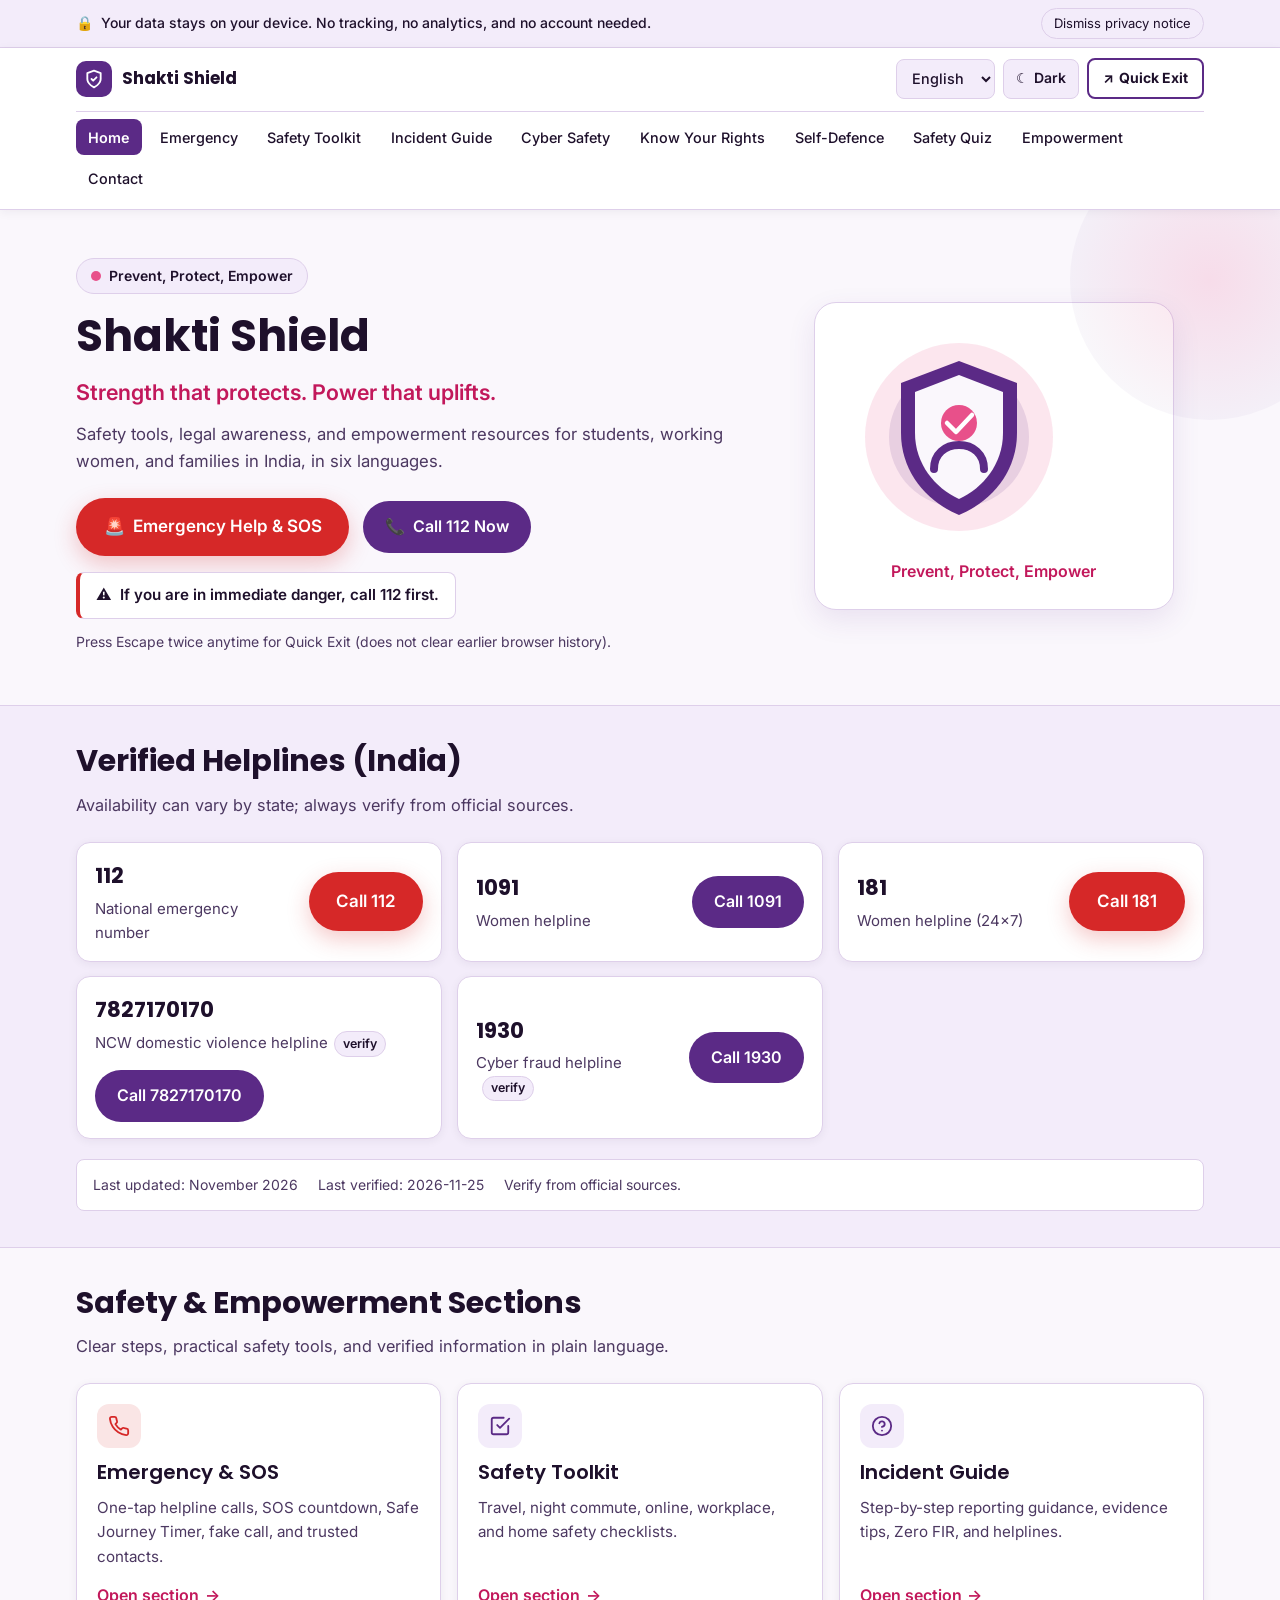
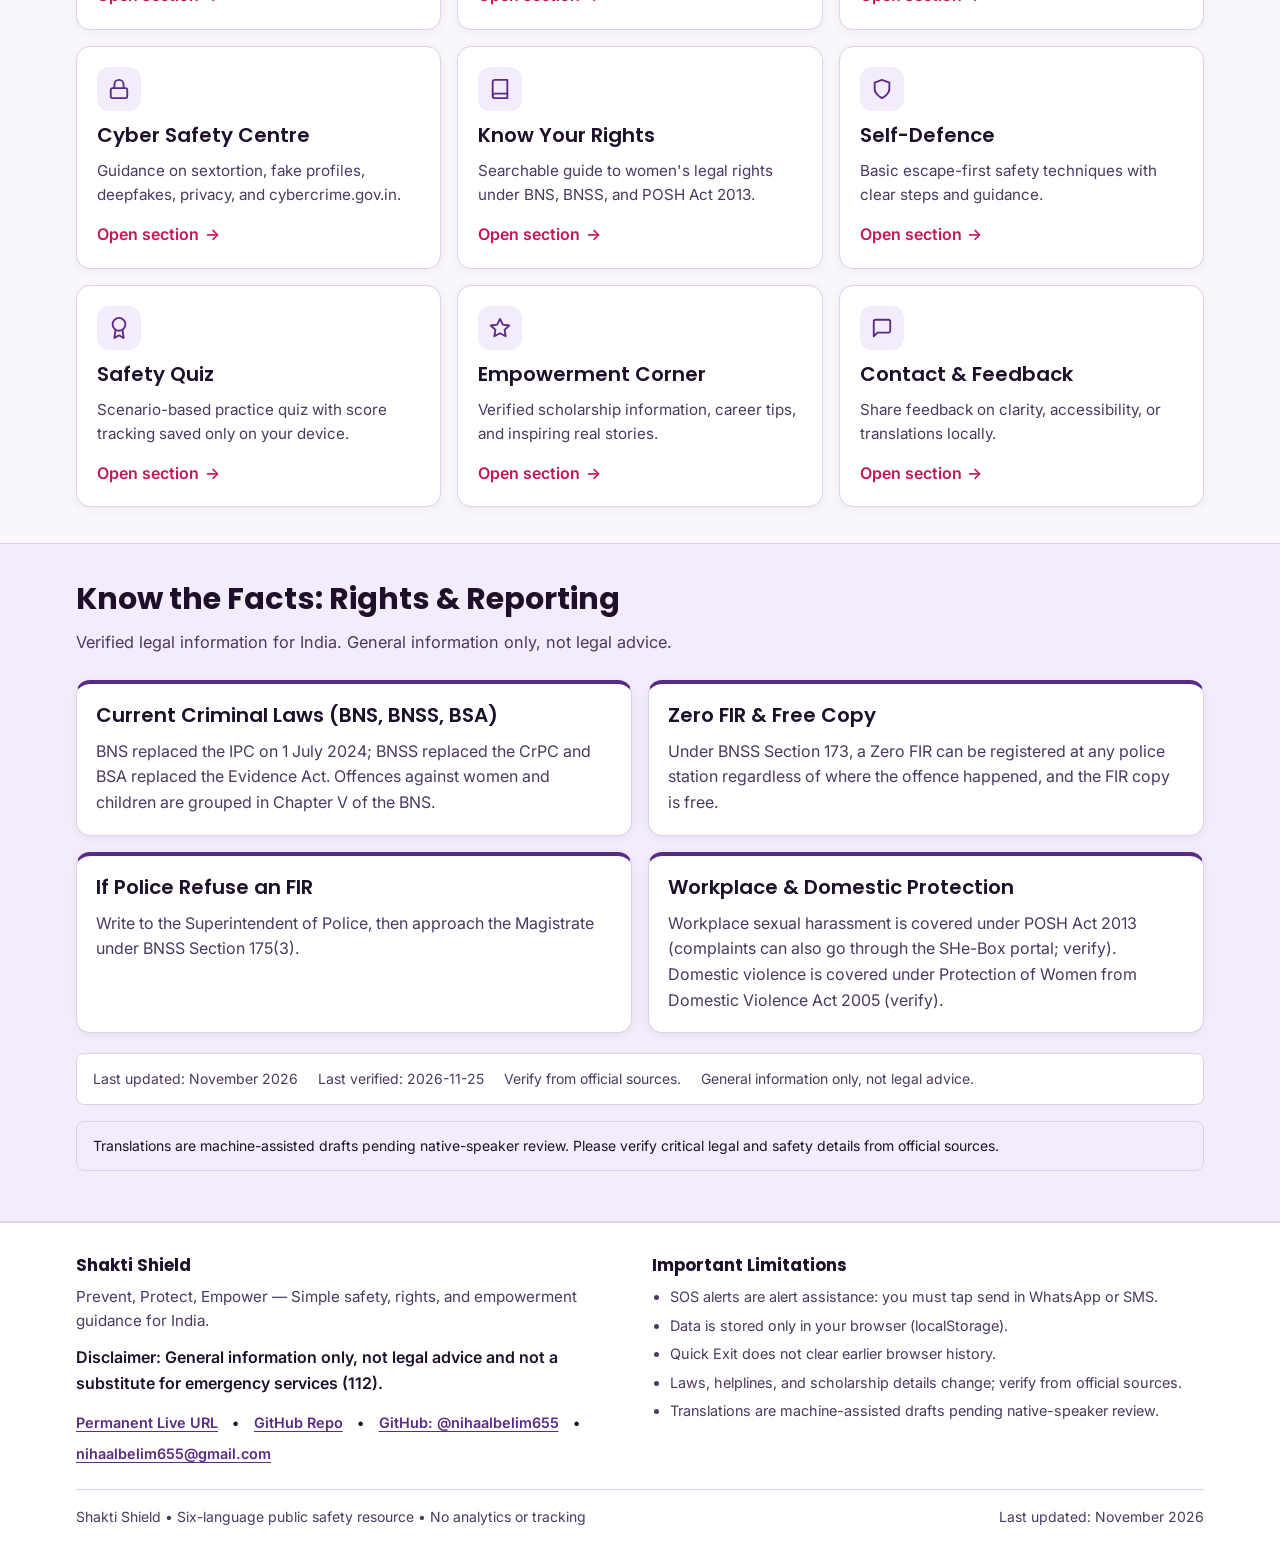
<file: shakti-shield/index.html>
﻿<!DOCTYPE html>
<html lang="en">
<head>
  <meta charset="UTF-8">
  <meta name="viewport" content="width=device-width, initial-scale=1.0">
  <meta name="shakti-base" content=".">
  <title>Shakti Shield | Women Safety &amp; Empowerment</title>
  <meta name="description" content="Shakti Shield brings women's safety tools, legal awareness, verified helplines, and empowerment resources in six languages for India.">
  <meta name="keywords" content="women safety India, Shakti Shield, 112, 181, BNS, BNSS, Zero FIR, POSH Act, cyber safety, women empowerment">
  <meta name="theme-color" content="#5B2A86">
  <link rel="manifest" href="manifest.json">
  <link rel="icon" type="image/png" href="icons/icon-192.png">
  <meta property="og:title" content="Shakti Shield | Women Safety &amp; Empowerment">
  <meta property="og:description" content="Prevent, Protect, Empower — Safety tools, legal awareness, and empowerment resources for India in six languages.">
  <meta property="og:type" content="website">

  <script>
    (function () {
      try {
        var t = localStorage.getItem('shakti_theme');
        if (t === 'dark' || (!t && window.matchMedia && window.matchMedia('(prefers-color-scheme: dark)').matches)) {
          document.documentElement.setAttribute('data-theme', 'dark');
        }
      } catch (e) {}
    })();
  </script>

  <link rel="stylesheet" href="css/style.css">
  <link rel="stylesheet" href="css/responsive.css">
</head>
<body data-page-title-key="meta.title" data-page-desc-key="meta.description">
  <a href="#main-content" class="skip-link" data-i18n="skipLink">Skip to main content</a>

  <!-- Privacy Notice Banner -->
  <div id="privacy-banner" class="privacy-banner" role="region" aria-label="Privacy notice">
    <div class="container privacy-banner__inner">
      <p class="privacy-banner__text">
        <span aria-hidden="true">&#128274;</span>
        <span data-i18n="privacy.banner">Your data stays on your device. No tracking, no analytics, and no account needed.</span>
      </p>
      <button type="button" id="privacy-dismiss" class="privacy-banner__close" data-i18n="privacy.dismiss">Dismiss privacy notice</button>
    </div>
  </div>

  <!-- Sticky Navbar -->
  <header class="site-header">
    <div class="container">
      <div class="navbar">
        <a href="index.html" class="brand-link">
          <span class="brand-link__icon" aria-hidden="true">
            <svg width="20" height="20" viewBox="0 0 24 24" fill="none" stroke="currentColor" stroke-width="2.2" stroke-linecap="round" stroke-linejoin="round">
              <path d="M12 22s8-4 8-10V5l-8-3-8 3v7c0 6 8 10 8 10z"></path>
              <path d="M9 12l2 2 4-4"></path>
            </svg>
          </span>
          <span class="brand-link__text" data-i18n="brand.name">Shakti Shield</span>
        </a>

        <div class="nav-controls">
          <label for="language-select" class="sr-only" data-i18n="nav.languageLabel">Select language</label>
          <select id="language-select" class="lang-select" aria-label="Select language" data-i18n-aria="nav.languageLabel">
            <option value="en" lang="en">English</option>
            <option value="hi" lang="hi">हिन्दी</option>
            <option value="bn" lang="bn">বাংলা</option>
            <option value="ta" lang="ta">தமிழ்</option>
            <option value="kn" lang="kn">ಕನ್ನಡ</option>
            <option value="te" lang="te">తెలుగు</option>
          </select>

          <button type="button" id="theme-toggle" class="icon-btn" aria-pressed="false" aria-label="Switch to dark mode">
            <span data-theme-icon aria-hidden="true">&#9790;</span>
            <span data-theme-label data-i18n="nav.darkModeLabel">Dark</span>
          </button>

          <button type="button" id="quick-exit-btn" class="quick-exit-btn" data-quick-exit aria-label="Quick Exit: leave this site immediately for a neutral page, or press Escape twice" data-i18n-aria="quickExit.ariaLabel">
            <span aria-hidden="true">&#8599;</span>
            <span data-i18n="quickExit.label">Quick Exit</span>
          </button>

          <button type="button" id="nav-toggle" class="nav-toggle" aria-expanded="false" aria-controls="nav-menu" aria-label="Toggle navigation menu" data-i18n-aria="nav.menuToggle">
            &#9776;
          </button>
        </div>

        <nav id="nav-menu" class="nav-menu" aria-label="Primary navigation">
          <ul class="nav-list">
            <li><a href="index.html" class="nav-link" data-i18n="nav.home">Home</a></li>
            <li><a href="pages/emergency.html" class="nav-link" data-i18n="nav.emergency">Emergency</a></li>
            <li><a href="pages/toolkit.html" class="nav-link" data-i18n="nav.toolkit">Safety Toolkit</a></li>
            <li><a href="pages/incident-guide.html" class="nav-link" data-i18n="nav.incidentGuide">Incident Guide</a></li>
            <li><a href="pages/cyber.html" class="nav-link" data-i18n="nav.cyber">Cyber Safety</a></li>
            <li><a href="pages/rights.html" class="nav-link" data-i18n="nav.rights">Know Your Rights</a></li>
            <li><a href="pages/defence.html" class="nav-link" data-i18n="nav.defence">Self-Defence</a></li>
            <li><a href="pages/quiz.html" class="nav-link" data-i18n="nav.quiz">Safety Quiz</a></li>
            <li><a href="pages/empowerment.html" class="nav-link" data-i18n="nav.empowerment">Empowerment</a></li>
            <li><a href="pages/contact.html" class="nav-link" data-i18n="nav.contact">Contact</a></li>
          </ul>
        </nav>
      </div>
    </div>
  </header>

  <main id="main-content">
    <!-- Hero Section -->
    <section class="hero" aria-labelledby="hero-title">
      <div class="hero__deco-shape" aria-hidden="true"></div>
      <div class="container hero__grid">
        <div class="hero__content">
          <div class="hero__eyebrow">
            <span class="hero__eyebrow-dot" aria-hidden="true"></span>
            <span data-i18n="home.heroEyebrow">Prevent, Protect, Empower</span>
          </div>
          <h1 id="hero-title" data-i18n="home.heroTitle">Shakti Shield</h1>
          <p class="hero__tagline" data-i18n="home.heroTagline">Strength that protects. Power that uplifts.</p>
          <p class="hero__description" data-i18n="home.heroDescription">
            Safety tools, legal awareness, and empowerment resources for students, working women, and families in India, in six languages.
          </p>

          <div class="hero__actions">
            <a href="pages/emergency.html" class="btn btn-emergency">
              <span aria-hidden="true">&#128680;</span>
              <span data-i18n="home.emergencyCta">Emergency Help &amp; SOS</span>
            </a>
            <a href="tel:112" class="btn btn-primary">
              <span aria-hidden="true">&#128222;</span>
              <span data-i18n="home.call112Cta">Call 112 Now</span>
            </a>
          </div>

          <div class="hero__urgent-note" role="note">
            <span aria-hidden="true">&#9888;&#65039;</span>
            <span data-i18n="home.emergencyNote">If you are in immediate danger, call 112 first.</span>
          </div>

          <p class="hero__exit-hint" data-i18n="quickExit.hint">
            Press Escape twice anytime for Quick Exit (does not clear earlier browser history).
          </p>
        </div>

        <div class="hero__visual">
          <div class="hero__illustration-card">
            <svg viewBox="0 0 240 220" width="240" height="220" role="img" aria-label="Protective shield symbol for safety, awareness, and empowerment" data-i18n-aria="home.heroIllustrationAlt">
              <circle cx="120" cy="110" r="94" fill="#E8508A" fill-opacity="0.14"></circle>
              <circle cx="120" cy="110" r="70" fill="#5B2A86" fill-opacity="0.12"></circle>
              <path d="M120 34L178 56V106C178 145 152 175 120 188C88 175 62 145 62 106V56L120 34Z" fill="#5B2A86"></path>
              <path d="M120 48L164 65V106C164 137 144 161 120 172C96 161 76 137 76 106V65L120 48Z" fill="#FAF7FC"></path>
              <circle cx="120" cy="96" r="18" fill="#E8508A"></circle>
              <path d="M95 142C95 127 106 118 120 118C134 118 145 127 145 142" stroke="#5B2A86" stroke-width="8" stroke-linecap="round" fill="none"></path>
              <path d="M108 96L117 105L133 88" stroke="#FFFFFF" stroke-width="4.5" stroke-linecap="round" stroke-linejoin="round" fill="none"></path>
            </svg>
            <p class="hero__tagline hero__visual-caption" data-i18n="brand.theme">Prevent, Protect, Empower</p>
          </div>
        </div>
      </div>
    </section>

    <!-- Verified Helplines Strip -->
    <section class="section section--soft" aria-labelledby="helplines-heading">
      <div class="container">
        <div class="section__header">
          <h2 id="helplines-heading" data-i18n="home.helplinesHeading">Verified Helplines (India)</h2>
          <p class="section__subtitle" data-i18n="home.helplinesNote">Availability can vary by state; always verify from official sources.</p>
        </div>

        <div id="home-helplines-list" class="helplines-grid" aria-live="polite">
          <!-- Populated cleanly from data/helplines.json + active language file -->
          <article class="helpline-card">
            <div class="helpline-card__info">
              <div class="helpline-card__number">112</div>
              <p class="helpline-card__name" data-i18n="home.helplines.h112">National emergency number</p>
            </div>
            <a href="tel:112" class="btn btn-emergency"><span data-i18n="common.callPrefix">Call</span> 112</a>
          </article>
          <article class="helpline-card">
            <div class="helpline-card__info">
              <div class="helpline-card__number">181</div>
              <p class="helpline-card__name" data-i18n="home.helplines.h181">Women helpline (24x7)</p>
            </div>
            <a href="tel:181" class="btn btn-emergency"><span data-i18n="common.callPrefix">Call</span> 181</a>
          </article>
          <article class="helpline-card">
            <div class="helpline-card__info">
              <div class="helpline-card__number">1091</div>
              <p class="helpline-card__name" data-i18n="home.helplines.h1091">Women helpline</p>
            </div>
            <a href="tel:1091" class="btn btn-primary"><span data-i18n="common.callPrefix">Call</span> 1091</a>
          </article>
        </div>

        <div class="meta-note-bar">
          <span data-i18n="common.lastUpdated">Last updated: November 2026</span>
          <span id="home-helplines-verified" data-i18n="common.lastVerified">Last verified: 2026-11-25</span>
          <span data-i18n="common.verifySource">Verify from official sources.</span>
        </div>
      </div>
    </section>

    <!-- Quick Links to All Sections -->
    <section class="section" aria-labelledby="quick-links-heading">
      <div class="container">
        <div class="section__header">
          <h2 id="quick-links-heading" data-i18n="home.quickLinksHeading">Safety &amp; Empowerment Sections</h2>
          <p class="section__subtitle" data-i18n="home.quickLinksSubtitle">Clear steps, practical safety tools, and verified information in plain language.</p>
        </div>

        <div class="cards-grid">
          <article class="card">
            <div>
              <div class="card__icon card__icon--emergency" aria-hidden="true">
                <svg width="22" height="22" viewBox="0 0 24 24" fill="none" stroke="currentColor" stroke-width="2" stroke-linecap="round" stroke-linejoin="round"><path d="M22 16.92v3a2 2 0 0 1-2.18 2 19.79 19.79 0 0 1-8.63-3.07 19.5 19.5 0 0 1-6-6 19.79 19.79 0 0 1-3.07-8.67A2 2 0 0 1 4.11 2h3a2 2 0 0 1 2 1.72 12.84 12.84 0 0 0 .7 2.81 2 2 0 0 1-.45 2.11L8.09 9.91a16 16 0 0 0 6 6l1.27-1.27a2 2 0 0 1 2.11-.45 12.84 12.84 0 0 0 2.81.7A2 2 0 0 1 22 16.92z"></path></svg>
              </div>
              <h3 data-i18n="home.cards.emergency.title">Emergency &amp; SOS</h3>
              <p class="card__desc" data-i18n="home.cards.emergency.desc">One-tap helpline calls, SOS countdown, Safe Journey Timer, fake call, and trusted contacts.</p>
            </div>
            <a href="pages/emergency.html" class="card__link"><span data-i18n="common.exploreLink">Open section</span> <span aria-hidden="true">&rarr;</span></a>
          </article>

          <article class="card">
            <div>
              <div class="card__icon" aria-hidden="true">
                <svg width="22" height="22" viewBox="0 0 24 24" fill="none" stroke="currentColor" stroke-width="2" stroke-linecap="round" stroke-linejoin="round"><path d="M9 11l3 3L22 4"></path><path d="M21 12v7a2 2 0 0 1-2 2H5a2 2 0 0 1-2-2V5a2 2 0 0 1 2-2h11"></path></svg>
              </div>
              <h3 data-i18n="home.cards.toolkit.title">Safety Toolkit</h3>
              <p class="card__desc" data-i18n="home.cards.toolkit.desc">Travel, night commute, online, workplace, and home safety checklists.</p>
            </div>
            <a href="pages/toolkit.html" class="card__link"><span data-i18n="common.exploreLink">Open section</span> <span aria-hidden="true">&rarr;</span></a>
          </article>

          <article class="card">
            <div>
              <div class="card__icon" aria-hidden="true">
                <svg width="22" height="22" viewBox="0 0 24 24" fill="none" stroke="currentColor" stroke-width="2" stroke-linecap="round" stroke-linejoin="round"><circle cx="12" cy="12" r="10"></circle><path d="M9.09 9a3 3 0 0 1 5.83 1c0 2-3 3-3 3"></path><line x1="12" y1="17" x2="12.01" y2="17"></line></svg>
              </div>
              <h3 data-i18n="home.cards.incidentGuide.title">Incident Guide</h3>
              <p class="card__desc" data-i18n="home.cards.incidentGuide.desc">Step-by-step reporting guidance, evidence tips, Zero FIR, and helplines.</p>
            </div>
            <a href="pages/incident-guide.html" class="card__link"><span data-i18n="common.exploreLink">Open section</span> <span aria-hidden="true">&rarr;</span></a>
          </article>

          <article class="card">
            <div>
              <div class="card__icon" aria-hidden="true">
                <svg width="22" height="22" viewBox="0 0 24 24" fill="none" stroke="currentColor" stroke-width="2" stroke-linecap="round" stroke-linejoin="round"><rect x="3" y="11" width="18" height="11" rx="2" ry="2"></rect><path d="M7 11V7a5 5 0 0 1 10 0v4"></path></svg>
              </div>
              <h3 data-i18n="home.cards.cyber.title">Cyber Safety Centre</h3>
              <p class="card__desc" data-i18n="home.cards.cyber.desc">Guidance on sextortion, fake profiles, deepfakes, privacy, and cybercrime.gov.in.</p>
            </div>
            <a href="pages/cyber.html" class="card__link"><span data-i18n="common.exploreLink">Open section</span> <span aria-hidden="true">&rarr;</span></a>
          </article>

          <article class="card">
            <div>
              <div class="card__icon" aria-hidden="true">
                <svg width="22" height="22" viewBox="0 0 24 24" fill="none" stroke="currentColor" stroke-width="2" stroke-linecap="round" stroke-linejoin="round"><path d="M4 19.5A2.5 2.5 0 0 1 6.5 17H20"></path><path d="M6.5 2H20v20H6.5A2.5 2.5 0 0 1 4 19.5v-15A2.5 2.5 0 0 1 6.5 2z"></path></svg>
              </div>
              <h3 data-i18n="home.cards.rights.title">Know Your Rights</h3>
              <p class="card__desc" data-i18n="home.cards.rights.desc">Searchable guide to women's legal rights under BNS, BNSS, and POSH Act 2013.</p>
            </div>
            <a href="pages/rights.html" class="card__link"><span data-i18n="common.exploreLink">Open section</span> <span aria-hidden="true">&rarr;</span></a>
          </article>

          <article class="card">
            <div>
              <div class="card__icon" aria-hidden="true">
                <svg width="22" height="22" viewBox="0 0 24 24" fill="none" stroke="currentColor" stroke-width="2" stroke-linecap="round" stroke-linejoin="round"><path d="M12 22s8-4 8-10V5l-8-3-8 3v7c0 6 8 10 8 10z"></path></svg>
              </div>
              <h3 data-i18n="home.cards.defence.title">Self-Defence</h3>
              <p class="card__desc" data-i18n="home.cards.defence.desc">Basic escape-first safety techniques with clear steps and guidance.</p>
            </div>
            <a href="pages/defence.html" class="card__link"><span data-i18n="common.exploreLink">Open section</span> <span aria-hidden="true">&rarr;</span></a>
          </article>

          <article class="card">
            <div>
              <div class="card__icon" aria-hidden="true">
                <svg width="22" height="22" viewBox="0 0 24 24" fill="none" stroke="currentColor" stroke-width="2" stroke-linecap="round" stroke-linejoin="round"><circle cx="12" cy="8" r="7"></circle><polyline points="8.21 13.89 7 23 12 20 17 23 15.79 13.88"></polyline></svg>
              </div>
              <h3 data-i18n="home.cards.quiz.title">Safety Quiz</h3>
              <p class="card__desc" data-i18n="home.cards.quiz.desc">Scenario-based practice quiz with score tracking saved only on your device.</p>
            </div>
            <a href="pages/quiz.html" class="card__link"><span data-i18n="common.exploreLink">Open section</span> <span aria-hidden="true">&rarr;</span></a>
          </article>

          <article class="card">
            <div>
              <div class="card__icon" aria-hidden="true">
                <svg width="22" height="22" viewBox="0 0 24 24" fill="none" stroke="currentColor" stroke-width="2" stroke-linecap="round" stroke-linejoin="round"><polygon points="12 2 15.09 8.26 22 9.27 17 14.14 18.18 21.02 12 17.77 5.82 21.02 7 14.14 2 9.27 8.91 8.26 12 2"></polygon></svg>
              </div>
              <h3 data-i18n="home.cards.empowerment.title">Empowerment Corner</h3>
              <p class="card__desc" data-i18n="home.cards.empowerment.desc">Verified scholarship information, career tips, and inspiring real stories.</p>
            </div>
            <a href="pages/empowerment.html" class="card__link"><span data-i18n="common.exploreLink">Open section</span> <span aria-hidden="true">&rarr;</span></a>
          </article>

          <article class="card">
            <div>
              <div class="card__icon" aria-hidden="true">
                <svg width="22" height="22" viewBox="0 0 24 24" fill="none" stroke="currentColor" stroke-width="2" stroke-linecap="round" stroke-linejoin="round"><path d="M21 15a2 2 0 0 1-2 2H7l-4 4V5a2 2 0 0 1 2-2h14a2 2 0 0 1 2 2z"></path></svg>
              </div>
              <h3 data-i18n="home.cards.contact.title">Contact &amp; Feedback</h3>
              <p class="card__desc" data-i18n="home.cards.contact.desc">Share feedback on clarity, accessibility, or translations locally.</p>
            </div>
            <a href="pages/contact.html" class="card__link"><span data-i18n="common.exploreLink">Open section</span> <span aria-hidden="true">&rarr;</span></a>
          </article>
        </div>
      </div>
    </section>

    <!-- Awareness Facts (Verified Legal Data Only — No Invented Statistics) -->
    <section class="section section--soft" aria-labelledby="awareness-heading">
      <div class="container">
        <div class="section__header">
          <h2 id="awareness-heading" data-i18n="home.awarenessHeading">Know the Facts: Rights &amp; Reporting</h2>
          <p class="section__subtitle" data-i18n="home.awarenessSubtitle">Verified legal information for India. General information only, not legal advice.</p>
        </div>

        <div class="facts-grid">
          <article class="fact-card">
            <h3 data-i18n="home.awareness.fact1Title">Current Criminal Laws (BNS, BNSS, BSA)</h3>
            <p class="fact-card__body" data-i18n="home.awareness.fact1Body">
              BNS replaced the IPC on 1 July 2024; BNSS replaced the CrPC and BSA replaced the Evidence Act. Offences against women and children are grouped in Chapter V of the BNS.
            </p>
          </article>

          <article class="fact-card">
            <h3 data-i18n="home.awareness.fact2Title">Zero FIR &amp; Free Copy</h3>
            <p class="fact-card__body" data-i18n="home.awareness.fact2Body">
              Under BNSS Section 173, a Zero FIR can be registered at any police station regardless of where the offence happened, and the FIR copy is free.
            </p>
          </article>

          <article class="fact-card">
            <h3 data-i18n="home.awareness.fact3Title">If Police Refuse an FIR</h3>
            <p class="fact-card__body" data-i18n="home.awareness.fact3Body">
              Write to the Superintendent of Police, then approach the Magistrate under BNSS Section 175(3).
            </p>
          </article>

          <article class="fact-card">
            <h3 data-i18n="home.awareness.fact4Title">Workplace &amp; Domestic Protection</h3>
            <p class="fact-card__body" data-i18n="home.awareness.fact4Body">
              Workplace sexual harassment is covered under POSH Act 2013 (complaints can also go through the SHe-Box portal; verify). Domestic violence is covered under Protection of Women from Domestic Violence Act 2005 (verify).
            </p>
          </article>
        </div>

        <div class="meta-note-bar">
          <span data-i18n="common.lastUpdated">Last updated: November 2026</span>
          <span data-i18n="common.lastVerified">Last verified: 2026-11-25</span>
          <span data-i18n="common.verifySource">Verify from official sources.</span>
          <span data-i18n="common.notLegalAdvice">General information only, not legal advice.</span>
        </div>

        <p class="translation-notice" data-i18n="home.translationNotice">
          Translations are machine-assisted drafts pending native-speaker review. Please verify critical legal and safety details from official sources.
        </p>
      </div>
    </section>
  </main>

  <!-- Footer -->
  <footer class="site-footer">
    <div class="container">
      <div class="footer-grid">
        <div>
          <h2 class="footer-title" data-i18n="brand.name">Shakti Shield</h2>
          <p class="card__desc" data-i18n="footer.tagline">Prevent, Protect, Empower — Simple safety, rights, and empowerment guidance for India.</p>
                    <p class="footer-disclaimer" data-i18n="footer.disclaimer">
            Disclaimer: General information only, not legal advice and not a substitute for emergency services (112).
          </p>
          <div class="footer-links">
            <a href="https://nihaal26bca3079-sketch.github.io/Workshop-/shakti-shield/" target="_blank" rel="noopener noreferrer" data-i18n="footer.liveLink">Permanent Live URL</a>
            <span aria-hidden="true">&bull;</span>
            <a href="https://github.com/nihaal26bca3079-sketch/Workshop-/tree/main/shakti-shield" target="_blank" rel="noopener noreferrer" data-i18n="footer.repoLink">GitHub Repo</a>
            <span aria-hidden="true">&bull;</span>
            <a href="https://github.com/nihaalbelim655" target="_blank" rel="noopener noreferrer">GitHub: @nihaalbelim655</a>
            <span aria-hidden="true">&bull;</span>
            <a href="mailto:nihaalbelim655@gmail.com">nihaalbelim655@gmail.com</a>
          </div>
        </div>

        <div>
          <h2 class="footer-title" data-i18n="footer.limitationsTitle">Important Limitations</h2>
          <ul class="footer-list">
            <li data-i18n="footer.limitation1">SOS alerts are alert assistance: you must tap send in WhatsApp or SMS.</li>
            <li data-i18n="footer.limitation2">Data is stored only in your browser (localStorage).</li>
            <li data-i18n="footer.limitation3">Quick Exit does not clear earlier browser history.</li>
            <li data-i18n="footer.limitation4">Laws, helplines, and scholarship details change; verify from official sources.</li>
            <li data-i18n="footer.limitation5">Translations are machine-assisted drafts pending native-speaker review.</li>
          </ul>
        </div>
      </div>

      <div class="footer-bottom">
        <span data-i18n="footer.copyright">Shakti Shield • Six-language public safety resource • No analytics or tracking</span>
        <span data-i18n="common.lastUpdated">Last updated: November 2026</span>
      </div>
    </div>
  </footer>

  <script src="js/fallback-data.js"></script>
  <script src="js/language.js"></script>
  <script src="js/main.js"></script>
</body>
</html>
</file>
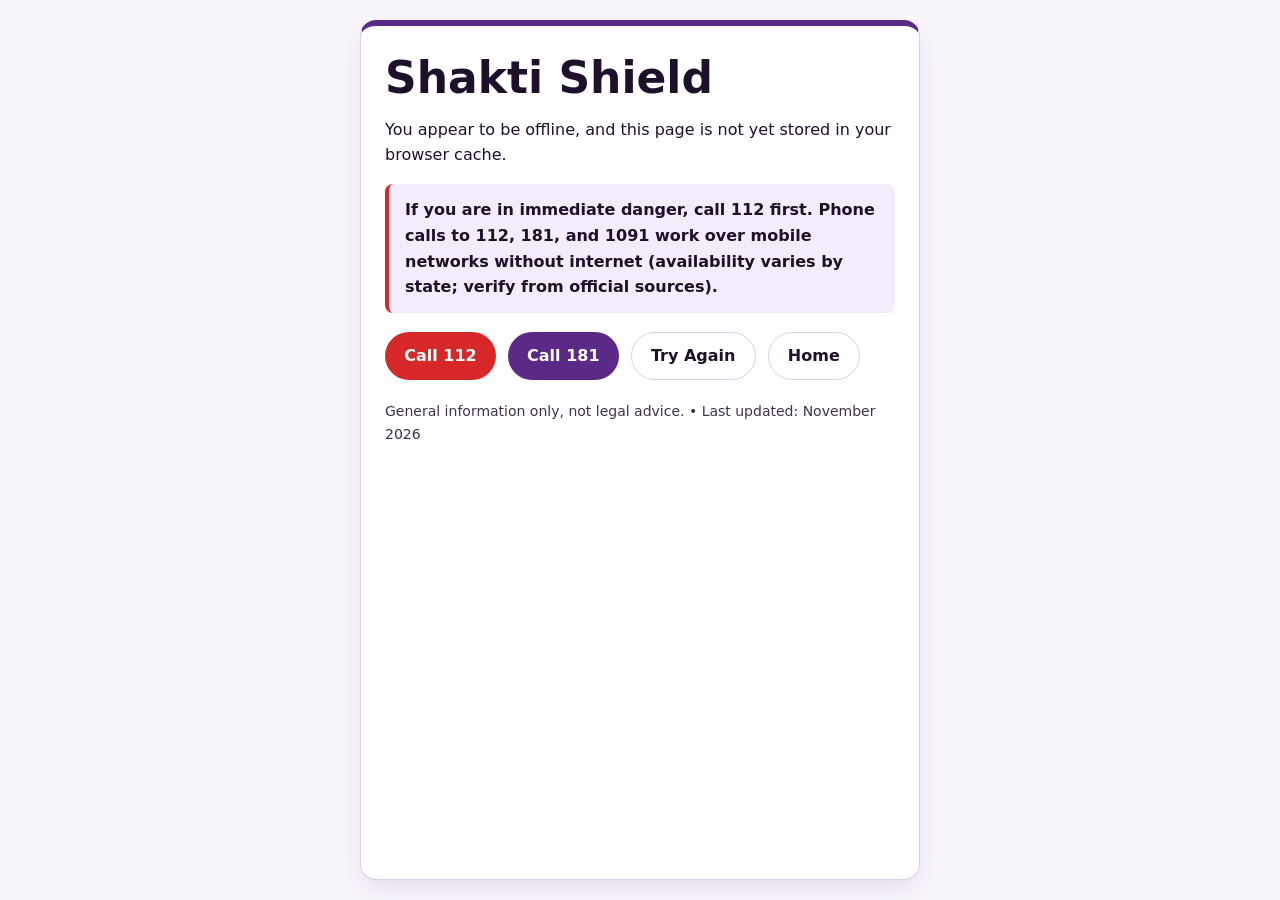
<file: shakti-shield/offline.html>
<!DOCTYPE html>
<html lang="en">
<head>
  <meta charset="UTF-8">
  <meta name="viewport" content="width=device-width, initial-scale=1.0">
  <title>Offline | Shakti Shield</title>
  <meta name="theme-color" content="#5B2A86">
  <link rel="stylesheet" href="css/style.css">
  <style>
    body {
      margin: 0;
      min-height: 100vh;
      display: flex;
      align-items: center;
      justify-content: center;
      padding: 1.25rem;
      background-color: #FAF7FC;
      color: #1E102B;
      font-family: system-ui, -apple-system, sans-serif;
      line-height: 1.6;
    }
    .offline-card {
      width: 100%;
      max-width: 560px;
      background: #FFFFFF;
      border: 1px solid #DECFEA;
      border-top: 6px solid #5B2A86;
      border-radius: 16px;
      padding: 1.5rem;
      box-shadow: 0 10px 28px rgba(91, 42, 134, 0.12);
    }
    .offline-urgent {
      padding: 0.85rem 1rem;
      border-left: 4px solid #D62828;
      background: #F3ECFA;
      border-radius: 8px;
      margin: 1rem 0;
      font-weight: 600;
    }
    .offline-actions {
      display: flex;
      flex-wrap: wrap;
      gap: 0.75rem;
      margin-top: 1.15rem;
    }
    .offline-btn {
      display: inline-flex;
      align-items: center;
      justify-content: center;
      min-height: 44px;
      padding: 0.65rem 1.2rem;
      border-radius: 999px;
      border: none;
      font: inherit;
      font-weight: 600;
      text-decoration: none;
      cursor: pointer;
    }
    .offline-btn--emergency { background: #D62828; color: #FFFFFF; }
    .offline-btn--primary { background: #5B2A86; color: #FFFFFF; }
    .offline-btn--outline { background: transparent; color: #1E102B; border: 1px solid #DECFEA; }
    @media (prefers-color-scheme: dark) {
      body { background-color: #1A1022; color: #F3EAF9; }
      .offline-card { background: #261735; border-color: #4A3163; }
      .offline-urgent { background: #311F45; }
      .offline-btn--outline { color: #F3EAF9; border-color: #4A3163; }
    }
  </style>
</head>
<body>
  <main class="offline-card">
    <h1>Shakti Shield</h1>
    <p>You appear to be offline, and this page is not yet stored in your browser cache.</p>

    <div class="offline-urgent" role="note">
      If you are in immediate danger, call 112 first. Phone calls to 112, 181, and 1091 work over mobile networks without internet (availability varies by state; verify from official sources).
    </div>

    <div class="offline-actions">
      <a href="tel:112" class="offline-btn offline-btn--emergency">Call 112</a>
      <a href="tel:181" class="offline-btn offline-btn--primary">Call 181</a>
      <button type="button" class="offline-btn offline-btn--outline" onclick="window.location.reload()">Try Again</button>
      <a href="index.html" class="offline-btn offline-btn--outline">Home</a>
    </div>

    <p style="margin-top:1.25rem;font-size:0.875rem;opacity:0.85;">
      General information only, not legal advice. • Last updated: November 2026
    </p>
  </main>
</body>
</html>
</file>
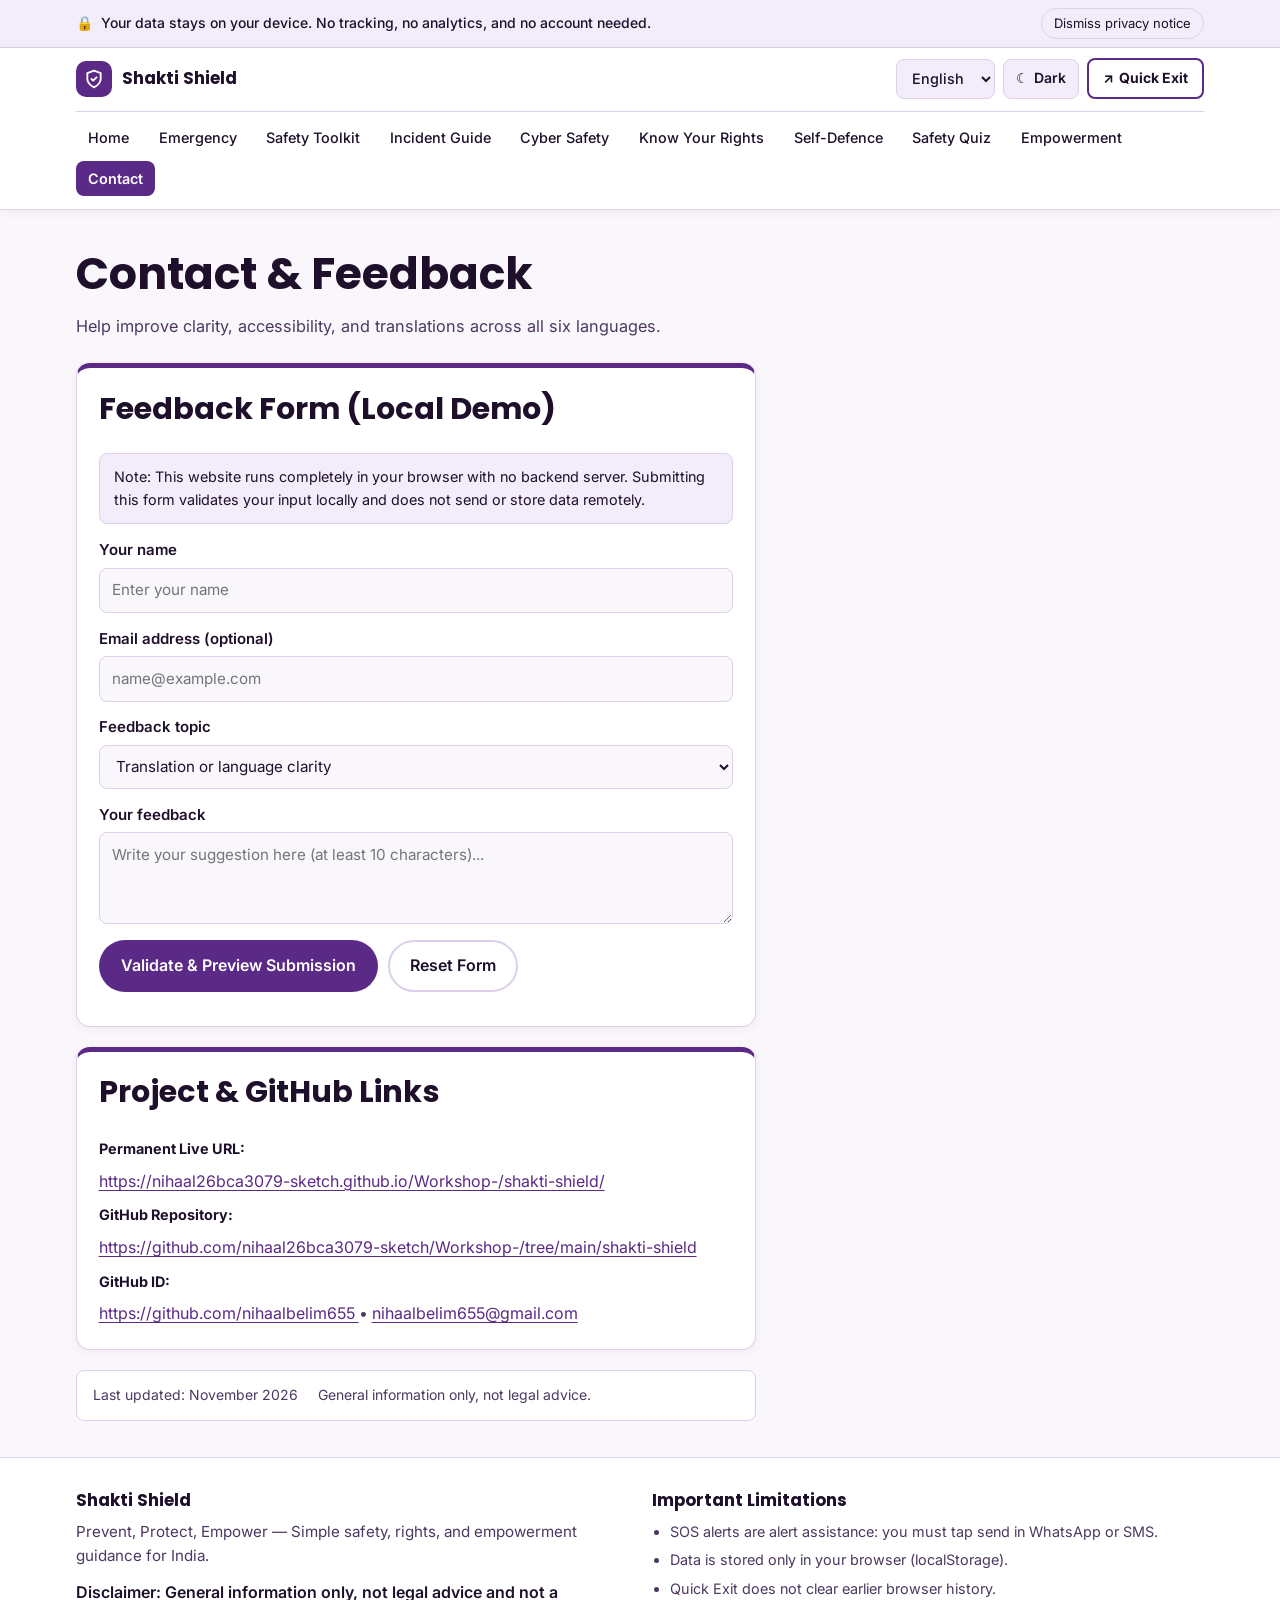
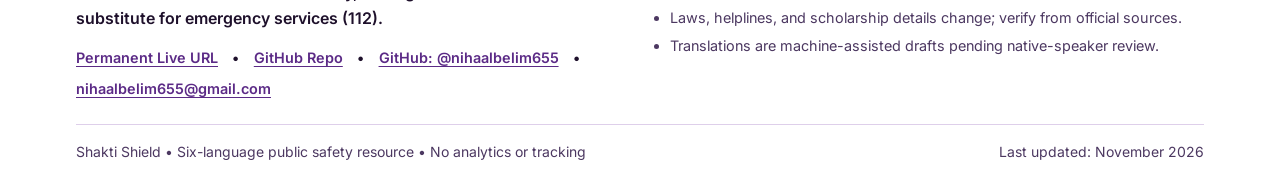
<file: shakti-shield/pages/contact.html>
﻿<!DOCTYPE html>
<html lang="en">
<head>
  <meta charset="UTF-8">
  <meta name="viewport" content="width=device-width, initial-scale=1.0">
  <meta name="shakti-base" content="..">
  <title>Contact &amp; Feedback | Shakti Shield</title>
  <meta name="description" content="Share local feedback on clarity, accessibility, or translations. Static demo form—no messages are sent to any server.">
  <meta name="theme-color" content="#5B2A86">
  <link rel="manifest" href="../manifest.json">
  <link rel="icon" type="image/png" href="../icons/icon-192.png">

  <script>
    (function () {
      try {
        var t = localStorage.getItem('shakti_theme');
        if (t === 'dark' || (!t && window.matchMedia && window.matchMedia('(prefers-color-scheme: dark)').matches)) {
          document.documentElement.setAttribute('data-theme', 'dark');
        }
      } catch (e) {}
    })();
  </script>

  <link rel="stylesheet" href="../css/style.css">
  <link rel="stylesheet" href="../css/responsive.css">
</head>
<body data-page-title-key="contact.meta.title" data-page-desc-key="contact.meta.description">
  <a href="#main-content" class="skip-link" data-i18n="skipLink">Skip to main content</a>

  <!-- Privacy Notice Banner -->
  <div id="privacy-banner" class="privacy-banner" role="region" aria-label="Privacy notice">
    <div class="container privacy-banner__inner">
      <p class="privacy-banner__text">
        <span aria-hidden="true">&#128274;</span>
        <span data-i18n="privacy.banner">Your data stays on your device. No tracking, no analytics, and no account needed.</span>
      </p>
      <button type="button" id="privacy-dismiss" class="privacy-banner__close" data-i18n="privacy.dismiss">Dismiss privacy notice</button>
    </div>
  </div>

  <!-- Sticky Navbar -->
  <header class="site-header">
    <div class="container">
      <div class="navbar">
        <a href="../index.html" class="brand-link">
          <span class="brand-link__icon" aria-hidden="true">
            <svg width="20" height="20" viewBox="0 0 24 24" fill="none" stroke="currentColor" stroke-width="2.2" stroke-linecap="round" stroke-linejoin="round">
              <path d="M12 22s8-4 8-10V5l-8-3-8 3v7c0 6 8 10 8 10z"></path>
              <path d="M9 12l2 2 4-4"></path>
            </svg>
          </span>
          <span class="brand-link__text" data-i18n="brand.name">Shakti Shield</span>
        </a>

        <div class="nav-controls">
          <label for="language-select" class="sr-only" data-i18n="nav.languageLabel">Select language</label>
          <select id="language-select" class="lang-select" aria-label="Select language" data-i18n-aria="nav.languageLabel">
            <option value="en" lang="en">English</option>
            <option value="hi" lang="hi">हिन्दी</option>
            <option value="bn" lang="bn">বাংলা</option>
            <option value="ta" lang="ta">தமிழ்</option>
            <option value="kn" lang="kn">ಕನ್ನಡ</option>
            <option value="te" lang="te">తెలుగు</option>
          </select>

          <button type="button" id="theme-toggle" class="icon-btn" aria-pressed="false" aria-label="Switch to dark mode">
            <span data-theme-icon aria-hidden="true">&#9790;</span>
            <span data-theme-label data-i18n="nav.darkModeLabel">Dark</span>
          </button>

          <button type="button" id="quick-exit-btn" class="quick-exit-btn" data-quick-exit aria-label="Quick Exit: leave this site immediately for a neutral page, or press Escape twice" data-i18n-aria="quickExit.ariaLabel">
            <span aria-hidden="true">&#8599;</span>
            <span data-i18n="quickExit.label">Quick Exit</span>
          </button>

          <button type="button" id="nav-toggle" class="nav-toggle" aria-expanded="false" aria-controls="nav-menu" aria-label="Toggle navigation menu" data-i18n-aria="nav.menuToggle">
            &#9776;
          </button>
        </div>

        <nav id="nav-menu" class="nav-menu" aria-label="Primary navigation">
          <ul class="nav-list">
            <li><a href="../index.html" class="nav-link" data-i18n="nav.home">Home</a></li>
            <li><a href="emergency.html" class="nav-link" data-i18n="nav.emergency">Emergency</a></li>
            <li><a href="toolkit.html" class="nav-link" data-i18n="nav.toolkit">Safety Toolkit</a></li>
            <li><a href="incident-guide.html" class="nav-link" data-i18n="nav.incidentGuide">Incident Guide</a></li>
            <li><a href="cyber.html" class="nav-link" data-i18n="nav.cyber">Cyber Safety</a></li>
            <li><a href="rights.html" class="nav-link" data-i18n="nav.rights">Know Your Rights</a></li>
            <li><a href="defence.html" class="nav-link" data-i18n="nav.defence">Self-Defence</a></li>
            <li><a href="quiz.html" class="nav-link" data-i18n="nav.quiz">Safety Quiz</a></li>
            <li><a href="empowerment.html" class="nav-link" data-i18n="nav.empowerment">Empowerment</a></li>
            <li><a href="contact.html" class="nav-link" data-i18n="nav.contact">Contact</a></li>
          </ul>
        </nav>
      </div>
    </div>
  </header>

  <main id="main-content">
    <section class="section" aria-labelledby="contact-title">
      <div class="container">
        <div class="section__header">
          <h1 id="contact-title" data-i18n="contact.heroTitle">Contact &amp; Feedback</h1>
          <p class="section__subtitle" data-i18n="contact.heroSubtitle">
            Help improve clarity, accessibility, and translations across all six languages.
          </p>
        </div>

        <article class="tool-card tool-card--primary" style="max-width:680px;">
          <h2 data-i18n="contact.formHeading">Feedback Form (Local Demo)</h2>

          <p class="tool-card__note" data-i18n="contact.demoNotice">
            Note: This website runs completely in your browser with no backend server. Submitting this form validates your input locally and does not send or store data remotely.
          </p>

          <form id="contact-form-page" novalidate>
            <div class="form-group">
              <label for="feedback-name" class="form-label" data-i18n="contact.nameLabel">Your name</label>
              <input type="text" id="feedback-name" class="form-input" maxlength="60" placeholder="Enter your name" data-i18n-placeholder="contact.namePlaceholder" required>
            </div>

            <div class="form-group" style="margin-top:0.85rem;">
              <label for="feedback-email" class="form-label" data-i18n="contact.emailLabel">Email address (optional)</label>
              <input type="email" id="feedback-email" class="form-input" maxlength="80" placeholder="name@example.com" data-i18n-placeholder="contact.emailPlaceholder">
            </div>

            <div class="form-group" style="margin-top:0.85rem;">
              <label for="feedback-topic" class="form-label" data-i18n="contact.topicLabel">Feedback topic</label>
              <select id="feedback-topic" class="form-select">
                <option value="translation" data-i18n="contact.topics.translation">Translation or language clarity</option>
                <option value="accessibility" data-i18n="contact.topics.accessibility">Accessibility or mobile layout</option>
                <option value="data" data-i18n="contact.topics.data">Outdated helpline, law, or scholarship note</option>
                <option value="general" data-i18n="contact.topics.general">General suggestion</option>
              </select>
            </div>

            <div class="form-group" style="margin-top:0.85rem;">
              <label for="feedback-message" class="form-label" data-i18n="contact.messageLabel">Your feedback</label>
              <textarea id="feedback-message" class="form-textarea" maxlength="600" placeholder="Write your suggestion here (at least 10 characters)..." data-i18n-placeholder="contact.messagePlaceholder" required></textarea>
            </div>

            <div class="btn-row" style="margin-top:1rem;">
              <button type="submit" class="btn btn-primary" data-i18n="contact.submitBtn">Validate &amp; Preview Submission</button>
              <button type="reset" class="btn btn-outline" data-i18n="contact.resetBtn">Reset Form</button>
            </div>

            <p id="feedback-status" class="form-error" style="margin-top:0.75rem;" role="status" aria-live="polite"></p>
          </form>
        </article>

        <article class="tool-card tool-card--primary" style="max-width:680px;margin-top:1.25rem;" aria-labelledby="project-links-heading">
          <h2 id="project-links-heading" data-i18n="contact.projectLinksHeading">Project &amp; GitHub Links</h2>
          <dl class="scholarship-meta">
            <dt data-i18n="contact.liveUrlLabel">Permanent Live URL:</dt>
            <dd>
              <a href="https://nihaal26bca3079-sketch.github.io/Workshop-/shakti-shield/" target="_blank" rel="noopener noreferrer">
                https://nihaal26bca3079-sketch.github.io/Workshop-/shakti-shield/
              </a>
            </dd>
            <dt data-i18n="contact.repoUrlLabel">GitHub Repository:</dt>
            <dd>
              <a href="https://github.com/nihaal26bca3079-sketch/Workshop-/tree/main/shakti-shield" target="_blank" rel="noopener noreferrer">
                https://github.com/nihaal26bca3079-sketch/Workshop-/tree/main/shakti-shield
              </a>
            </dd>
            <dt data-i18n="contact.githubIdLabel">GitHub ID:</dt>
            <dd>
              <a href="https://github.com/nihaalbelim655" target="_blank" rel="noopener noreferrer">
                https://github.com/nihaalbelim655
              </a>
              &bull;
              <a href="mailto:nihaalbelim655@gmail.com">nihaalbelim655@gmail.com</a>
            </dd>
          </dl>
        </article>

        <div class="meta-note-bar" style="max-width:680px;">
          <span data-i18n="common.lastUpdated">Last updated: November 2026</span>
          <span data-i18n="common.notLegalAdvice">General information only, not legal advice.</span>
        </div>
      </div>
    </section>
  </main>

  <!-- Footer -->
  <footer class="site-footer">
    <div class="container">
      <div class="footer-grid">
        <div>
          <h2 class="footer-title" data-i18n="brand.name">Shakti Shield</h2>
          <p class="card__desc" data-i18n="footer.tagline">Prevent, Protect, Empower — Simple safety, rights, and empowerment guidance for India.</p>
                    <p class="footer-disclaimer" data-i18n="footer.disclaimer">
            Disclaimer: General information only, not legal advice and not a substitute for emergency services (112).
          </p>
          <div class="footer-links">
            <a href="https://nihaal26bca3079-sketch.github.io/Workshop-/shakti-shield/" target="_blank" rel="noopener noreferrer" data-i18n="footer.liveLink">Permanent Live URL</a>
            <span aria-hidden="true">&bull;</span>
            <a href="https://github.com/nihaal26bca3079-sketch/Workshop-/tree/main/shakti-shield" target="_blank" rel="noopener noreferrer" data-i18n="footer.repoLink">GitHub Repo</a>
            <span aria-hidden="true">&bull;</span>
            <a href="https://github.com/nihaalbelim655" target="_blank" rel="noopener noreferrer">GitHub: @nihaalbelim655</a>
            <span aria-hidden="true">&bull;</span>
            <a href="mailto:nihaalbelim655@gmail.com">nihaalbelim655@gmail.com</a>
          </div>
        </div>

        <div>
          <h2 class="footer-title" data-i18n="footer.limitationsTitle">Important Limitations</h2>
          <ul class="footer-list">
            <li data-i18n="footer.limitation1">SOS alerts are alert assistance: you must tap send in WhatsApp or SMS.</li>
            <li data-i18n="footer.limitation2">Data is stored only in your browser (localStorage).</li>
            <li data-i18n="footer.limitation3">Quick Exit does not clear earlier browser history.</li>
            <li data-i18n="footer.limitation4">Laws, helplines, and scholarship details change; verify from official sources.</li>
            <li data-i18n="footer.limitation5">Translations are machine-assisted drafts pending native-speaker review.</li>
          </ul>
        </div>
      </div>

      <div class="footer-bottom">
        <span data-i18n="footer.copyright">Shakti Shield • Six-language public safety resource • No analytics or tracking</span>
        <span data-i18n="common.lastUpdated">Last updated: November 2026</span>
      </div>
    </div>
  </footer>

  <script src="../js/fallback-data.js"></script>
  <script src="../js/language.js"></script>
  <script src="../js/main.js"></script>
</body>
</html>
</file>
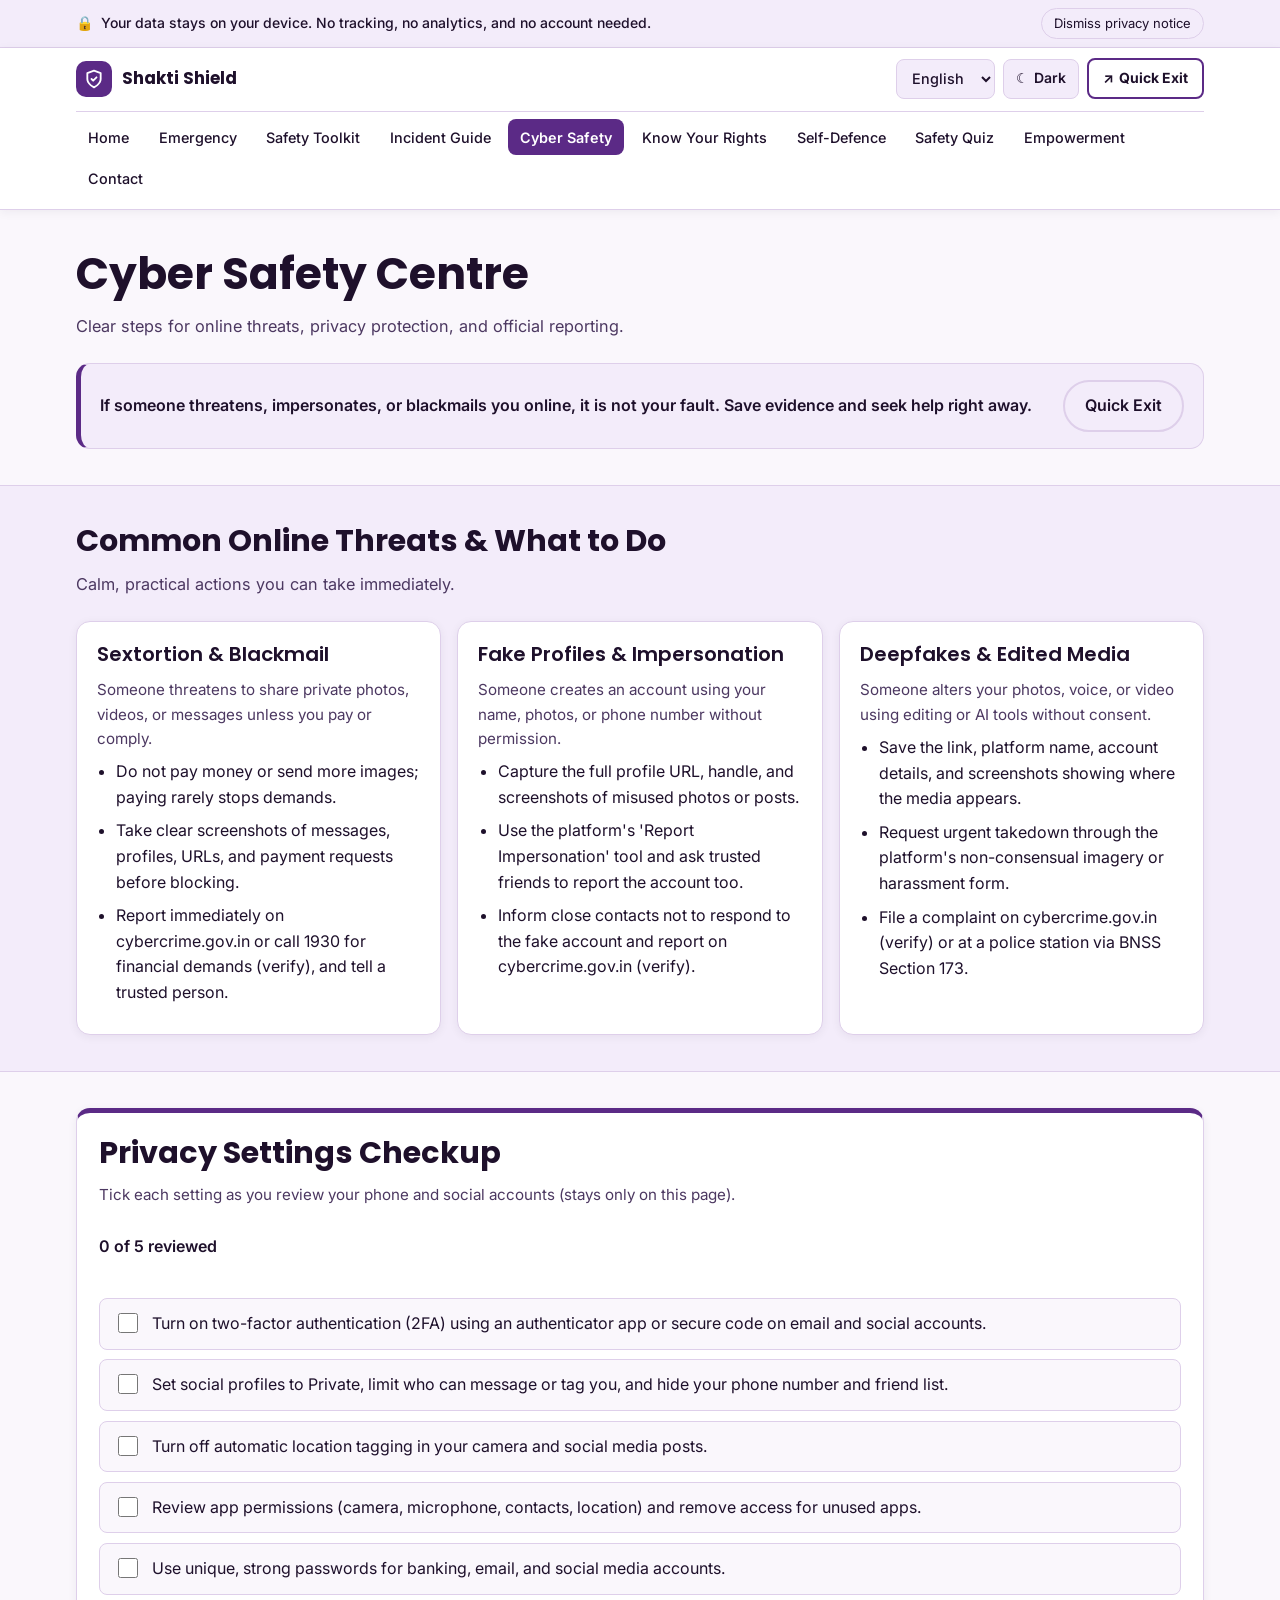
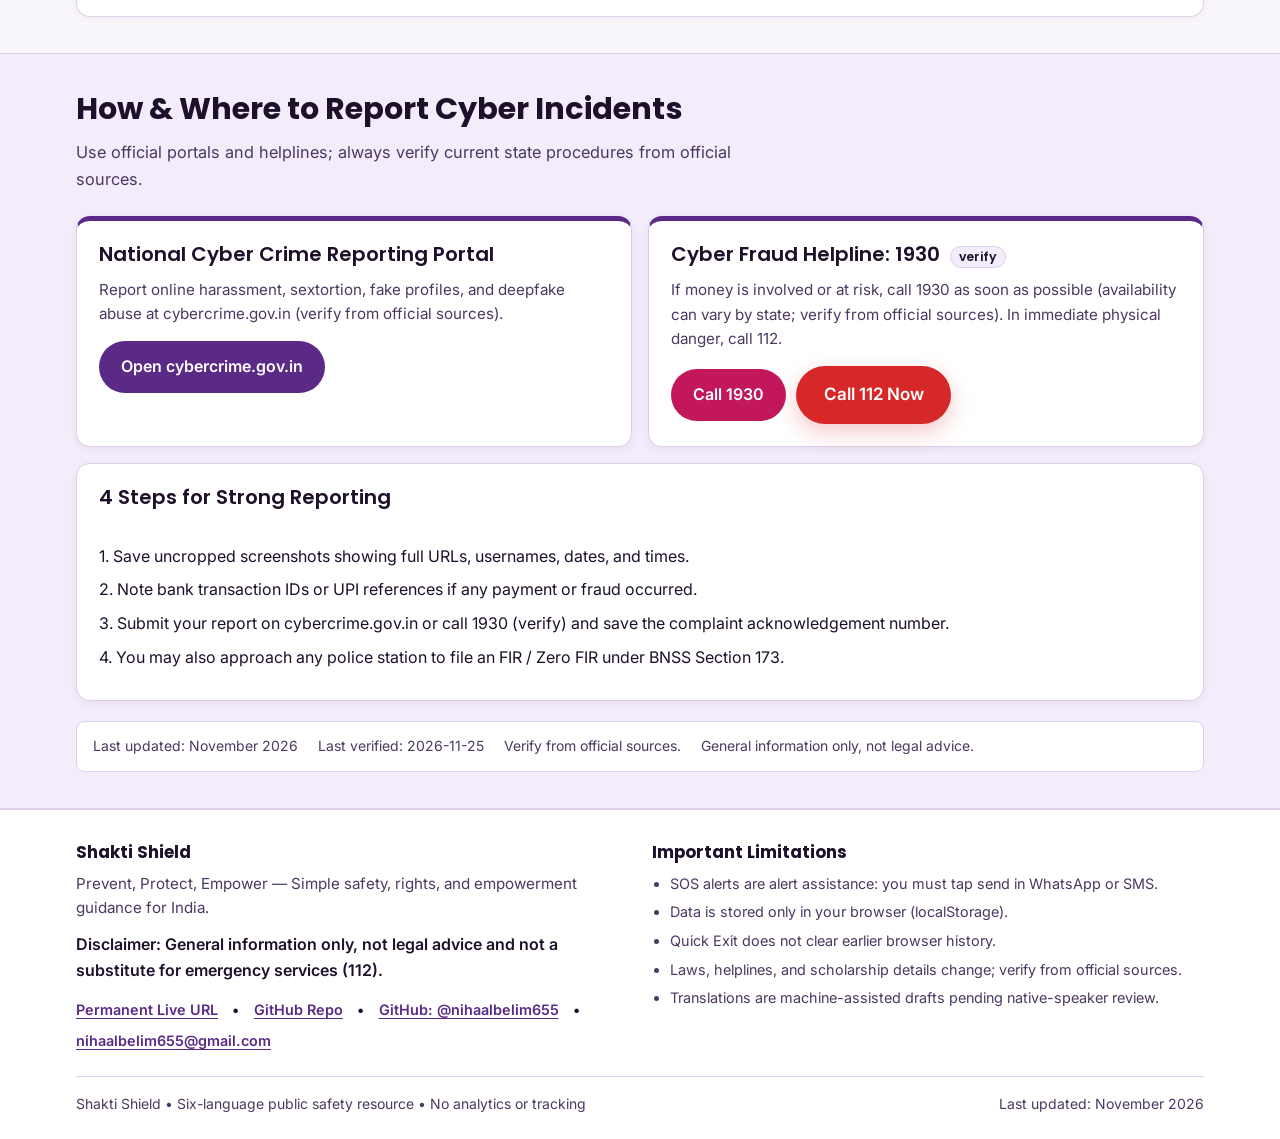
<file: shakti-shield/pages/cyber.html>
﻿<!DOCTYPE html>
<html lang="en">
<head>
  <meta charset="UTF-8">
  <meta name="viewport" content="width=device-width, initial-scale=1.0">
  <meta name="shakti-base" content="..">
  <title>Cyber Safety Centre | Shakti Shield</title>
  <meta name="description" content="Supportive guidance on sextortion, fake profiles, deepfakes, privacy settings, and reporting via cybercrime.gov.in and helpline 1930 (verify).">
  <meta name="theme-color" content="#5B2A86">
  <link rel="manifest" href="../manifest.json">
  <link rel="icon" type="image/png" href="../icons/icon-192.png">

  <script>
    (function () {
      try {
        var t = localStorage.getItem('shakti_theme');
        if (t === 'dark' || (!t && window.matchMedia && window.matchMedia('(prefers-color-scheme: dark)').matches)) {
          document.documentElement.setAttribute('data-theme', 'dark');
        }
      } catch (e) {}
    })();
  </script>

  <link rel="stylesheet" href="../css/style.css">
  <link rel="stylesheet" href="../css/responsive.css">
</head>
<body data-page-title-key="cyber.meta.title" data-page-desc-key="cyber.meta.description">
  <a href="#main-content" class="skip-link" data-i18n="skipLink">Skip to main content</a>

  <!-- Privacy Notice Banner -->
  <div id="privacy-banner" class="privacy-banner" role="region" aria-label="Privacy notice">
    <div class="container privacy-banner__inner">
      <p class="privacy-banner__text">
        <span aria-hidden="true">&#128274;</span>
        <span data-i18n="privacy.banner">Your data stays on your device. No tracking, no analytics, and no account needed.</span>
      </p>
      <button type="button" id="privacy-dismiss" class="privacy-banner__close" data-i18n="privacy.dismiss">Dismiss privacy notice</button>
    </div>
  </div>

  <!-- Sticky Navbar -->
  <header class="site-header">
    <div class="container">
      <div class="navbar">
        <a href="../index.html" class="brand-link">
          <span class="brand-link__icon" aria-hidden="true">
            <svg width="20" height="20" viewBox="0 0 24 24" fill="none" stroke="currentColor" stroke-width="2.2" stroke-linecap="round" stroke-linejoin="round">
              <path d="M12 22s8-4 8-10V5l-8-3-8 3v7c0 6 8 10 8 10z"></path>
              <path d="M9 12l2 2 4-4"></path>
            </svg>
          </span>
          <span class="brand-link__text" data-i18n="brand.name">Shakti Shield</span>
        </a>

        <div class="nav-controls">
          <label for="language-select" class="sr-only" data-i18n="nav.languageLabel">Select language</label>
          <select id="language-select" class="lang-select" aria-label="Select language" data-i18n-aria="nav.languageLabel">
            <option value="en" lang="en">English</option>
            <option value="hi" lang="hi">हिन्दी</option>
            <option value="bn" lang="bn">বাংলা</option>
            <option value="ta" lang="ta">தமிழ்</option>
            <option value="kn" lang="kn">ಕನ್ನಡ</option>
            <option value="te" lang="te">తెలుగు</option>
          </select>

          <button type="button" id="theme-toggle" class="icon-btn" aria-pressed="false" aria-label="Switch to dark mode">
            <span data-theme-icon aria-hidden="true">&#9790;</span>
            <span data-theme-label data-i18n="nav.darkModeLabel">Dark</span>
          </button>

          <button type="button" id="quick-exit-btn" class="quick-exit-btn" data-quick-exit aria-label="Quick Exit: leave this site immediately for a neutral page, or press Escape twice" data-i18n-aria="quickExit.ariaLabel">
            <span aria-hidden="true">&#8599;</span>
            <span data-i18n="quickExit.label">Quick Exit</span>
          </button>

          <button type="button" id="nav-toggle" class="nav-toggle" aria-expanded="false" aria-controls="nav-menu" aria-label="Toggle navigation menu" data-i18n-aria="nav.menuToggle">
            &#9776;
          </button>
        </div>

        <nav id="nav-menu" class="nav-menu" aria-label="Primary navigation">
          <ul class="nav-list">
            <li><a href="../index.html" class="nav-link" data-i18n="nav.home">Home</a></li>
            <li><a href="emergency.html" class="nav-link" data-i18n="nav.emergency">Emergency</a></li>
            <li><a href="toolkit.html" class="nav-link" data-i18n="nav.toolkit">Safety Toolkit</a></li>
            <li><a href="incident-guide.html" class="nav-link" data-i18n="nav.incidentGuide">Incident Guide</a></li>
            <li><a href="cyber.html" class="nav-link" data-i18n="nav.cyber">Cyber Safety</a></li>
            <li><a href="rights.html" class="nav-link" data-i18n="nav.rights">Know Your Rights</a></li>
            <li><a href="defence.html" class="nav-link" data-i18n="nav.defence">Self-Defence</a></li>
            <li><a href="quiz.html" class="nav-link" data-i18n="nav.quiz">Safety Quiz</a></li>
            <li><a href="empowerment.html" class="nav-link" data-i18n="nav.empowerment">Empowerment</a></li>
            <li><a href="contact.html" class="nav-link" data-i18n="nav.contact">Contact</a></li>
          </ul>
        </nav>
      </div>
    </div>
  </header>

  <main id="main-content">
    <div id="cyber-page-root">
      <!-- Header & Supportive Reassurance -->
      <section class="section" aria-labelledby="cyber-title">
        <div class="container">
          <div class="section__header">
            <h1 id="cyber-title" data-i18n="cyber.heroTitle">Cyber Safety Centre</h1>
            <p class="section__subtitle" data-i18n="cyber.heroSubtitle">
              Clear steps for online threats, privacy protection, and official reporting.
            </p>
          </div>

          <aside class="safety-note-box">
            <p class="safety-note-box__content" style="margin:0;font-weight:600;" data-i18n="cyber.supportBanner">
              If someone threatens, impersonates, or blackmails you online, it is not your fault. Save evidence and seek help right away.
            </p>
            <button type="button" class="btn btn-outline" data-quick-exit data-i18n="quickExit.label">Quick Exit</button>
          </aside>
        </div>
      </section>

      <!-- Common Cyber Threats -->
      <section class="section section--soft" aria-labelledby="cyber-threats-heading">
        <div class="container">
          <div class="section__header">
            <h2 id="cyber-threats-heading" data-i18n="cyber.threatsHeading">Common Online Threats &amp; What to Do</h2>
            <p class="section__subtitle" data-i18n="cyber.threatsSubtitle">Calm, practical actions you can take immediately.</p>
          </div>

          <div class="cards-grid">
            <article class="card">
              <div>
                <h3 data-i18n="cyber.threats.sextortion.title">Sextortion &amp; Blackmail</h3>
                <p class="card__desc" data-i18n="cyber.threats.sextortion.summary">
                  Someone threatens to share private photos, videos, or messages unless you pay or comply.
                </p>
                <ul id="cyber-sextortion-steps" class="wizard-step-list"></ul>
              </div>
            </article>

            <article class="card">
              <div>
                <h3 data-i18n="cyber.threats.fakeProfiles.title">Fake Profiles &amp; Impersonation</h3>
                <p class="card__desc" data-i18n="cyber.threats.fakeProfiles.summary">
                  Someone creates an account using your name, photos, or phone number without permission.
                </p>
                <ul id="cyber-fake-steps" class="wizard-step-list"></ul>
              </div>
            </article>

            <article class="card">
              <div>
                <h3 data-i18n="cyber.threats.deepfakes.title">Deepfakes &amp; Edited Media</h3>
                <p class="card__desc" data-i18n="cyber.threats.deepfakes.summary">
                  Someone alters your photos, voice, or video using editing or AI tools without consent.
                </p>
                <ul id="cyber-deepfake-steps" class="wizard-step-list"></ul>
              </div>
            </article>
          </div>
        </div>
      </section>

      <!-- Privacy Settings Checkup -->
      <section class="section" aria-labelledby="cyber-privacy-heading">
        <div class="container">
          <article class="tool-card tool-card--primary">
            <div>
              <h2 id="cyber-privacy-heading" data-i18n="cyber.privacy.heading">Privacy Settings Checkup</h2>
              <p class="card__desc" data-i18n="cyber.privacy.subtitle">
                Tick each setting as you review your phone and social accounts (stays only on this page).
              </p>
            </div>
            <p id="cyber-privacy-progress" class="checklist-progress" role="status" aria-live="polite"></p>
            <ul id="cyber-privacy-list" class="checklist-items"></ul>
          </article>
        </div>
      </section>

      <!-- Official Cyber Reporting -->
      <section class="section section--soft" aria-labelledby="cyber-reporting-heading">
        <div class="container">
          <div class="section__header">
            <h2 id="cyber-reporting-heading" data-i18n="cyber.reporting.heading">How &amp; Where to Report Cyber Incidents</h2>
            <p class="section__subtitle" data-i18n="cyber.reporting.subtitle">
              Use official portals and helplines; always verify current state procedures from official sources.
            </p>
          </div>

          <div class="facts-grid">
            <article class="tool-card tool-card--primary">
              <div>
                <h3 data-i18n="cyber.reporting.portalTitle">National Cyber Crime Reporting Portal</h3>
                <p class="card__desc" data-i18n="cyber.reporting.portalBody">
                  Report online harassment, sextortion, fake profiles, and deepfake abuse at cybercrime.gov.in (verify from official sources).
                </p>
              </div>
              <div class="btn-row">
                <a href="https://cybercrime.gov.in" target="_blank" rel="noopener noreferrer" class="btn btn-primary" data-i18n="cyber.reporting.portalBtn">
                  Open cybercrime.gov.in
                </a>
              </div>
            </article>

            <article class="tool-card tool-card--primary">
              <div>
                <h3>
                  <span data-i18n="cyber.reporting.helplineTitle">Cyber Fraud Helpline: 1930</span>
                  <span class="badge-verify" data-i18n="common.verifyBadge">verify</span>
                </h3>
                <p class="card__desc" data-i18n="cyber.reporting.helplineBody">
                  If money is involved or at risk, call 1930 as soon as possible (availability can vary by state; verify from official sources). In immediate physical danger, call 112.
                </p>
              </div>
              <div class="btn-row">
                <a href="tel:1930" class="btn btn-action" data-i18n="cyber.reporting.call1930Btn">Call 1930</a>
                <a href="tel:112" class="btn btn-emergency" data-i18n="home.call112Cta">Call 112 Now</a>
              </div>
            </article>
          </div>

          <article class="tool-card" style="margin-top:1rem;">
            <h3 data-i18n="cyber.reporting.stepsTitle">4 Steps for Strong Reporting</h3>
            <ul id="cyber-reporting-steps" class="wizard-step-list" style="list-style:none;padding-left:0;"></ul>
          </article>

          <div class="meta-note-bar">
            <span data-i18n="common.lastUpdated">Last updated: November 2026</span>
            <span data-i18n="common.lastVerified">Last verified: 2026-11-25</span>
            <span data-i18n="common.verifySource">Verify from official sources.</span>
            <span data-i18n="common.notLegalAdvice">General information only, not legal advice.</span>
          </div>
        </div>
      </section>
    </div>
  </main>

  <!-- Footer -->
  <footer class="site-footer">
    <div class="container">
      <div class="footer-grid">
        <div>
          <h2 class="footer-title" data-i18n="brand.name">Shakti Shield</h2>
          <p class="card__desc" data-i18n="footer.tagline">Prevent, Protect, Empower — Simple safety, rights, and empowerment guidance for India.</p>
                    <p class="footer-disclaimer" data-i18n="footer.disclaimer">
            Disclaimer: General information only, not legal advice and not a substitute for emergency services (112).
          </p>
          <div class="footer-links">
            <a href="https://nihaal26bca3079-sketch.github.io/Workshop-/shakti-shield/" target="_blank" rel="noopener noreferrer" data-i18n="footer.liveLink">Permanent Live URL</a>
            <span aria-hidden="true">&bull;</span>
            <a href="https://github.com/nihaal26bca3079-sketch/Workshop-/tree/main/shakti-shield" target="_blank" rel="noopener noreferrer" data-i18n="footer.repoLink">GitHub Repo</a>
            <span aria-hidden="true">&bull;</span>
            <a href="https://github.com/nihaalbelim655" target="_blank" rel="noopener noreferrer">GitHub: @nihaalbelim655</a>
            <span aria-hidden="true">&bull;</span>
            <a href="mailto:nihaalbelim655@gmail.com">nihaalbelim655@gmail.com</a>
          </div>
        </div>

        <div>
          <h2 class="footer-title" data-i18n="footer.limitationsTitle">Important Limitations</h2>
          <ul class="footer-list">
            <li data-i18n="footer.limitation1">SOS alerts are alert assistance: you must tap send in WhatsApp or SMS.</li>
            <li data-i18n="footer.limitation2">Data is stored only in your browser (localStorage).</li>
            <li data-i18n="footer.limitation3">Quick Exit does not clear earlier browser history.</li>
            <li data-i18n="footer.limitation4">Laws, helplines, and scholarship details change; verify from official sources.</li>
            <li data-i18n="footer.limitation5">Translations are machine-assisted drafts pending native-speaker review.</li>
          </ul>
        </div>
      </div>

      <div class="footer-bottom">
        <span data-i18n="footer.copyright">Shakti Shield • Six-language public safety resource • No analytics or tracking</span>
        <span data-i18n="common.lastUpdated">Last updated: November 2026</span>
      </div>
    </div>
  </footer>

  <script src="../js/fallback-data.js"></script>
  <script src="../js/language.js"></script>
  <script src="../js/main.js"></script>
</body>
</html>
</file>
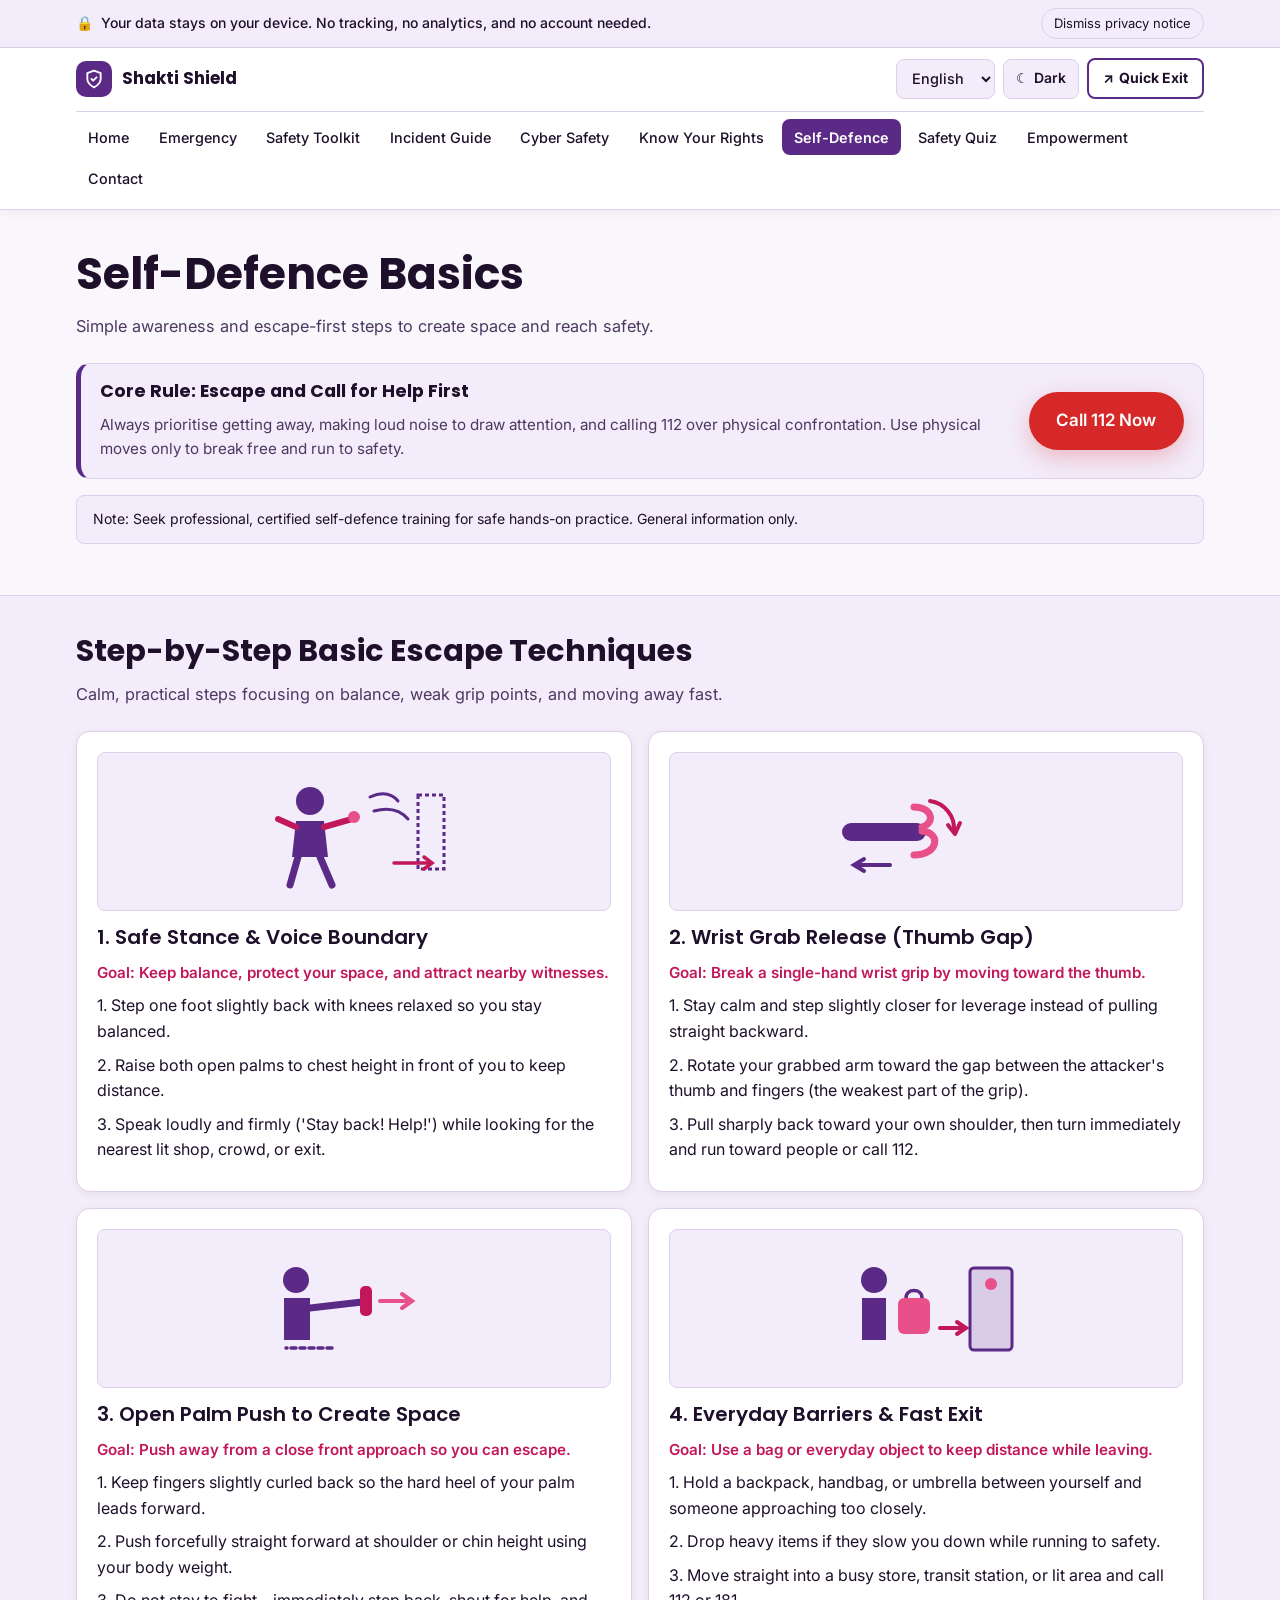
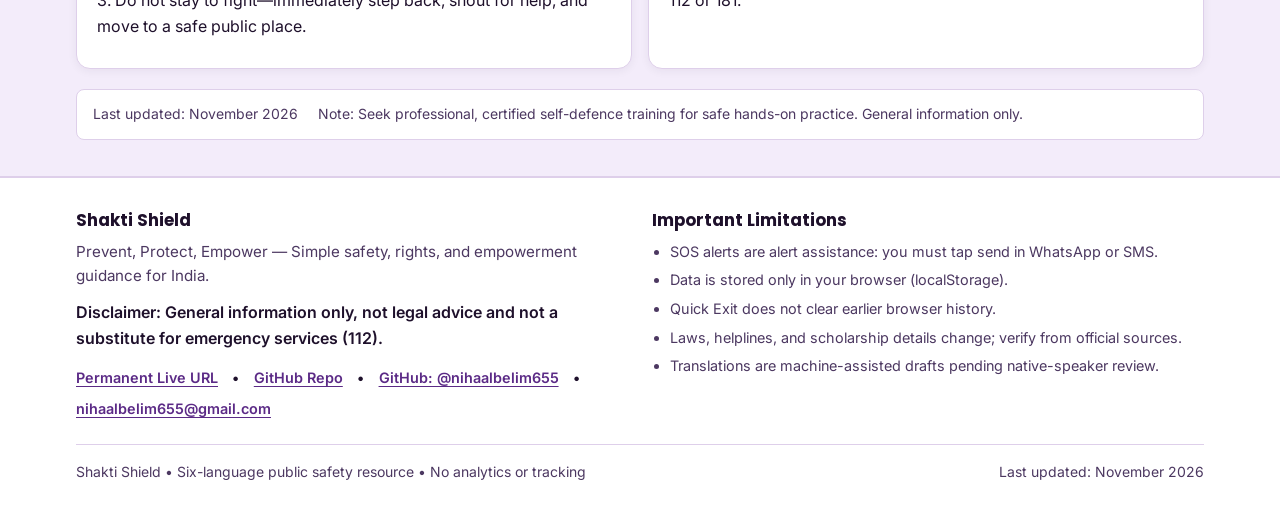
<file: shakti-shield/pages/defence.html>
﻿<!DOCTYPE html>
<html lang="en">
<head>
  <meta charset="UTF-8">
  <meta name="viewport" content="width=device-width, initial-scale=1.0">
  <meta name="shakti-base" content="..">
  <title>Self-Defence | Shakti Shield</title>
  <meta name="description" content="Basic escape-first self-defence steps with simple illustrations. Always prioritise escaping and calling for help over confrontation.">
  <meta name="theme-color" content="#5B2A86">
  <link rel="manifest" href="../manifest.json">
  <link rel="icon" type="image/png" href="../icons/icon-192.png">

  <script>
    (function () {
      try {
        var t = localStorage.getItem('shakti_theme');
        if (t === 'dark' || (!t && window.matchMedia && window.matchMedia('(prefers-color-scheme: dark)').matches)) {
          document.documentElement.setAttribute('data-theme', 'dark');
        }
      } catch (e) {}
    })();
  </script>

  <link rel="stylesheet" href="../css/style.css">
  <link rel="stylesheet" href="../css/responsive.css">
</head>
<body data-page-title-key="defence.meta.title" data-page-desc-key="defence.meta.description">
  <a href="#main-content" class="skip-link" data-i18n="skipLink">Skip to main content</a>

  <!-- Privacy Notice Banner -->
  <div id="privacy-banner" class="privacy-banner" role="region" aria-label="Privacy notice">
    <div class="container privacy-banner__inner">
      <p class="privacy-banner__text">
        <span aria-hidden="true">&#128274;</span>
        <span data-i18n="privacy.banner">Your data stays on your device. No tracking, no analytics, and no account needed.</span>
      </p>
      <button type="button" id="privacy-dismiss" class="privacy-banner__close" data-i18n="privacy.dismiss">Dismiss privacy notice</button>
    </div>
  </div>

  <!-- Sticky Navbar -->
  <header class="site-header">
    <div class="container">
      <div class="navbar">
        <a href="../index.html" class="brand-link">
          <span class="brand-link__icon" aria-hidden="true">
            <svg width="20" height="20" viewBox="0 0 24 24" fill="none" stroke="currentColor" stroke-width="2.2" stroke-linecap="round" stroke-linejoin="round">
              <path d="M12 22s8-4 8-10V5l-8-3-8 3v7c0 6 8 10 8 10z"></path>
              <path d="M9 12l2 2 4-4"></path>
            </svg>
          </span>
          <span class="brand-link__text" data-i18n="brand.name">Shakti Shield</span>
        </a>

        <div class="nav-controls">
          <label for="language-select" class="sr-only" data-i18n="nav.languageLabel">Select language</label>
          <select id="language-select" class="lang-select" aria-label="Select language" data-i18n-aria="nav.languageLabel">
            <option value="en" lang="en">English</option>
            <option value="hi" lang="hi">हिन्दी</option>
            <option value="bn" lang="bn">বাংলা</option>
            <option value="ta" lang="ta">தமிழ்</option>
            <option value="kn" lang="kn">ಕನ್ನಡ</option>
            <option value="te" lang="te">తెలుగు</option>
          </select>

          <button type="button" id="theme-toggle" class="icon-btn" aria-pressed="false" aria-label="Switch to dark mode">
            <span data-theme-icon aria-hidden="true">&#9790;</span>
            <span data-theme-label data-i18n="nav.darkModeLabel">Dark</span>
          </button>

          <button type="button" id="quick-exit-btn" class="quick-exit-btn" data-quick-exit aria-label="Quick Exit: leave this site immediately for a neutral page, or press Escape twice" data-i18n-aria="quickExit.ariaLabel">
            <span aria-hidden="true">&#8599;</span>
            <span data-i18n="quickExit.label">Quick Exit</span>
          </button>

          <button type="button" id="nav-toggle" class="nav-toggle" aria-expanded="false" aria-controls="nav-menu" aria-label="Toggle navigation menu" data-i18n-aria="nav.menuToggle">
            &#9776;
          </button>
        </div>

        <nav id="nav-menu" class="nav-menu" aria-label="Primary navigation">
          <ul class="nav-list">
            <li><a href="../index.html" class="nav-link" data-i18n="nav.home">Home</a></li>
            <li><a href="emergency.html" class="nav-link" data-i18n="nav.emergency">Emergency</a></li>
            <li><a href="toolkit.html" class="nav-link" data-i18n="nav.toolkit">Safety Toolkit</a></li>
            <li><a href="incident-guide.html" class="nav-link" data-i18n="nav.incidentGuide">Incident Guide</a></li>
            <li><a href="cyber.html" class="nav-link" data-i18n="nav.cyber">Cyber Safety</a></li>
            <li><a href="rights.html" class="nav-link" data-i18n="nav.rights">Know Your Rights</a></li>
            <li><a href="defence.html" class="nav-link" data-i18n="nav.defence">Self-Defence</a></li>
            <li><a href="quiz.html" class="nav-link" data-i18n="nav.quiz">Safety Quiz</a></li>
            <li><a href="empowerment.html" class="nav-link" data-i18n="nav.empowerment">Empowerment</a></li>
            <li><a href="contact.html" class="nav-link" data-i18n="nav.contact">Contact</a></li>
          </ul>
        </nav>
      </div>
    </div>
  </header>

  <main id="main-content">
    <div id="defence-page-root">
      <!-- Header & Escape-First Rule -->
      <section class="section" aria-labelledby="defence-title">
        <div class="container">
          <div class="section__header">
            <h1 id="defence-title" data-i18n="defence.heroTitle">Self-Defence Basics</h1>
            <p class="section__subtitle" data-i18n="defence.heroSubtitle">
              Simple awareness and escape-first steps to create space and reach safety.
            </p>
          </div>

          <aside class="safety-note-box">
            <div class="safety-note-box__content">
              <h2 style="font-size:1.1rem;" data-i18n="defence.priorityBannerTitle">Core Rule: Escape and Call for Help First</h2>
              <p class="card__desc" data-i18n="defence.priorityBannerBody">
                Always prioritise getting away, making loud noise to draw attention, and calling 112 over physical confrontation. Use physical moves only to break free and run to safety.
              </p>
            </div>
            <a href="tel:112" class="btn btn-emergency" data-i18n="home.call112Cta">Call 112 Now</a>
          </aside>

          <p class="translation-notice" data-i18n="defence.trainingNote">
            Note: Seek professional, certified self-defence training for safe hands-on practice. General information only.
          </p>
        </div>
      </section>

      <!-- Step-by-Step Techniques with Inline SVG Illustrations -->
      <section class="section section--soft" aria-labelledby="techniques-heading">
        <div class="container">
          <div class="section__header">
            <h2 id="techniques-heading" data-i18n="defence.techniquesHeading">Step-by-Step Basic Escape Techniques</h2>
            <p class="section__subtitle" data-i18n="defence.techniquesSubtitle">
              Calm, practical steps focusing on balance, weak grip points, and moving away fast.
            </p>
          </div>

          <div class="facts-grid">
            <!-- 1. Safe Stance & Voice -->
            <article class="card">
              <div>
                <div class="defence-svg-box">
                  <svg viewBox="0 0 220 130" width="220" height="130" role="img" aria-label="Illustration showing a balanced open stance with both hands raised calmly in front" data-i18n-aria="defence.techniques.stance.svgAlt">
                    <circle cx="66" cy="34" r="14" fill="#5B2A86"></circle>
                    <path d="M52 54 L80 54 L84 90 L48 90 Z" fill="#5B2A86"></path>
                    <path d="M54 90 L46 118 M76 90 L88 118" stroke="#5B2A86" stroke-width="7" stroke-linecap="round"></path>
                    <path d="M80 60 L108 52 M52 60 L34 52" stroke="#C2185B" stroke-width="6" stroke-linecap="round"></path>
                    <circle cx="110" cy="50" r="6" fill="#E8508A"></circle>
                    <path d="M126 30 Q144 22 154 34 M130 44 Q152 38 164 52" stroke="#5B2A86" stroke-width="3" stroke-linecap="round" fill="none"></path>
                    <path d="M174 28 L200 28 L200 102 L174 102 Z" fill="none" stroke="#5B2A86" stroke-width="3" stroke-dasharray="4 3"></path>
                    <path d="M150 96 L186 96" stroke="#C2185B" stroke-width="3.5" stroke-linecap="round"></path>
                    <path d="M180 90 L188 96 L180 102" stroke="#C2185B" stroke-width="3.5" stroke-linecap="round" fill="none"></path>
                  </svg>
                </div>
                <h3 data-i18n="defence.techniques.stance.title">1. Safe Stance &amp; Voice Boundary</h3>
                <p class="defence-goal" data-i18n="defence.techniques.stance.goal">Goal: Keep balance, protect your space, and attract nearby witnesses.</p>
                <ul id="defence-stance-steps" class="wizard-step-list" style="list-style:none;padding-left:0;"></ul>
              </div>
            </article>

            <!-- 2. Wrist Grab Release -->
            <article class="card">
              <div>
                <div class="defence-svg-box">
                  <svg viewBox="0 0 220 130" width="220" height="130" role="img" aria-label="Illustration showing rotating a grabbed wrist toward the attacker's thumb gap to break free" data-i18n-aria="defence.techniques.wrist.svgAlt">
                    <rect x="26" y="56" width="84" height="18" rx="9" fill="#5B2A86"></rect>
                    <path d="M98 40 C116 40 120 56 106 60" stroke="#E8508A" stroke-width="7" stroke-linecap="round" fill="none"></path>
                    <path d="M98 88 C122 88 126 66 106 64" stroke="#E8508A" stroke-width="7" stroke-linecap="round" fill="none"></path>
                    <path d="M114 34 A28 28 0 0 1 138 64" stroke="#C2185B" stroke-width="4" stroke-linecap="round" fill="none"></path>
                    <path d="M132 58 L139 67 L144 56" stroke="#C2185B" stroke-width="4" stroke-linecap="round" stroke-linejoin="round" fill="none"></path>
                    <path d="M74 98 L40 98" stroke="#5B2A86" stroke-width="4" stroke-linecap="round"></path>
                    <path d="M48 92 L38 98 L48 104" stroke="#5B2A86" stroke-width="4" stroke-linecap="round" fill="none"></path>
                  </svg>
                </div>
                <h3 data-i18n="defence.techniques.wrist.title">2. Wrist Grab Release (Thumb Gap)</h3>
                <p class="defence-goal" data-i18n="defence.techniques.wrist.goal">Goal: Break a single-hand wrist grip by moving toward the thumb.</p>
                <ul id="defence-wrist-steps" class="wizard-step-list" style="list-style:none;padding-left:0;"></ul>
              </div>
            </article>

            <!-- 3. Open Palm Push -->
            <article class="card">
              <div>
                <div class="defence-svg-box">
                  <svg viewBox="0 0 220 130" width="220" height="130" role="img" aria-label="Illustration showing an open palm forward push to create space for escape" data-i18n-aria="defence.techniques.palm.svgAlt">
                    <circle cx="52" cy="36" r="13" fill="#5B2A86"></circle>
                    <path d="M40 54 L66 54 L66 96 L40 96 Z" fill="#5B2A86"></path>
                    <path d="M66 64 L118 58" stroke="#5B2A86" stroke-width="7" stroke-linecap="round"></path>
                    <rect x="116" y="42" width="12" height="30" rx="5" fill="#C2185B"></rect>
                    <path d="M136 57 L166 57" stroke="#E8508A" stroke-width="4" stroke-linecap="round"></path>
                    <path d="M158 50 L168 57 L158 64" stroke="#E8508A" stroke-width="4" stroke-linecap="round" fill="none"></path>
                    <path d="M88 104 L42 104" stroke="#5B2A86" stroke-width="3.5" stroke-linecap="round" stroke-dasharray="5 4"></path>
                  </svg>
                </div>
                <h3 data-i18n="defence.techniques.palm.title">3. Open Palm Push to Create Space</h3>
                <p class="defence-goal" data-i18n="defence.techniques.palm.goal">Goal: Push away from a close front approach so you can escape.</p>
                <ul id="defence-palm-steps" class="wizard-step-list" style="list-style:none;padding-left:0;"></ul>
              </div>
            </article>

            <!-- 4. Everyday Barriers & Fast Exit -->
            <article class="card">
              <div>
                <div class="defence-svg-box">
                  <svg viewBox="0 0 220 130" width="220" height="130" role="img" aria-label="Illustration showing holding a bag as a barrier while moving toward an illuminated exit" data-i18n-aria="defence.techniques.barrier.svgAlt">
                    <circle cx="58" cy="36" r="13" fill="#5B2A86"></circle>
                    <path d="M46 54 L70 54 L70 96 L46 96 Z" fill="#5B2A86"></path>
                    <rect x="82" y="54" width="32" height="36" rx="6" fill="#E8508A"></rect>
                    <path d="M90 54 C90 44 106 44 106 54" stroke="#5B2A86" stroke-width="3.5" fill="none"></path>
                    <rect x="154" y="24" width="42" height="82" rx="4" fill="#5B2A86" fill-opacity="0.16" stroke="#5B2A86" stroke-width="3"></rect>
                    <circle cx="175" cy="40" r="6" fill="#E8508A"></circle>
                    <path d="M124 84 L148 84" stroke="#C2185B" stroke-width="4" stroke-linecap="round"></path>
                    <path d="M141 78 L150 84 L141 90" stroke="#C2185B" stroke-width="4" stroke-linecap="round" fill="none"></path>
                  </svg>
                </div>
                <h3 data-i18n="defence.techniques.barrier.title">4. Everyday Barriers &amp; Fast Exit</h3>
                <p class="defence-goal" data-i18n="defence.techniques.barrier.goal">Goal: Use a bag or everyday object to keep distance while leaving.</p>
                <ul id="defence-barrier-steps" class="wizard-step-list" style="list-style:none;padding-left:0;"></ul>
              </div>
            </article>
          </div>

          <div class="meta-note-bar">
            <span data-i18n="common.lastUpdated">Last updated: November 2026</span>
            <span data-i18n="defence.trainingNote">Note: Seek professional, certified self-defence training for safe hands-on practice. General information only.</span>
          </div>
        </div>
      </section>
    </div>
  </main>

  <!-- Footer -->
  <footer class="site-footer">
    <div class="container">
      <div class="footer-grid">
        <div>
          <h2 class="footer-title" data-i18n="brand.name">Shakti Shield</h2>
          <p class="card__desc" data-i18n="footer.tagline">Prevent, Protect, Empower — Simple safety, rights, and empowerment guidance for India.</p>
                    <p class="footer-disclaimer" data-i18n="footer.disclaimer">
            Disclaimer: General information only, not legal advice and not a substitute for emergency services (112).
          </p>
          <div class="footer-links">
            <a href="https://nihaal26bca3079-sketch.github.io/Workshop-/shakti-shield/" target="_blank" rel="noopener noreferrer" data-i18n="footer.liveLink">Permanent Live URL</a>
            <span aria-hidden="true">&bull;</span>
            <a href="https://github.com/nihaal26bca3079-sketch/Workshop-/tree/main/shakti-shield" target="_blank" rel="noopener noreferrer" data-i18n="footer.repoLink">GitHub Repo</a>
            <span aria-hidden="true">&bull;</span>
            <a href="https://github.com/nihaalbelim655" target="_blank" rel="noopener noreferrer">GitHub: @nihaalbelim655</a>
            <span aria-hidden="true">&bull;</span>
            <a href="mailto:nihaalbelim655@gmail.com">nihaalbelim655@gmail.com</a>
          </div>
        </div>

        <div>
          <h2 class="footer-title" data-i18n="footer.limitationsTitle">Important Limitations</h2>
          <ul class="footer-list">
            <li data-i18n="footer.limitation1">SOS alerts are alert assistance: you must tap send in WhatsApp or SMS.</li>
            <li data-i18n="footer.limitation2">Data is stored only in your browser (localStorage).</li>
            <li data-i18n="footer.limitation3">Quick Exit does not clear earlier browser history.</li>
            <li data-i18n="footer.limitation4">Laws, helplines, and scholarship details change; verify from official sources.</li>
            <li data-i18n="footer.limitation5">Translations are machine-assisted drafts pending native-speaker review.</li>
          </ul>
        </div>
      </div>

      <div class="footer-bottom">
        <span data-i18n="footer.copyright">Shakti Shield • Six-language public safety resource • No analytics or tracking</span>
        <span data-i18n="common.lastUpdated">Last updated: November 2026</span>
      </div>
    </div>
  </footer>

  <script src="../js/fallback-data.js"></script>
  <script src="../js/language.js"></script>
  <script src="../js/main.js"></script>
</body>
</html>
</file>
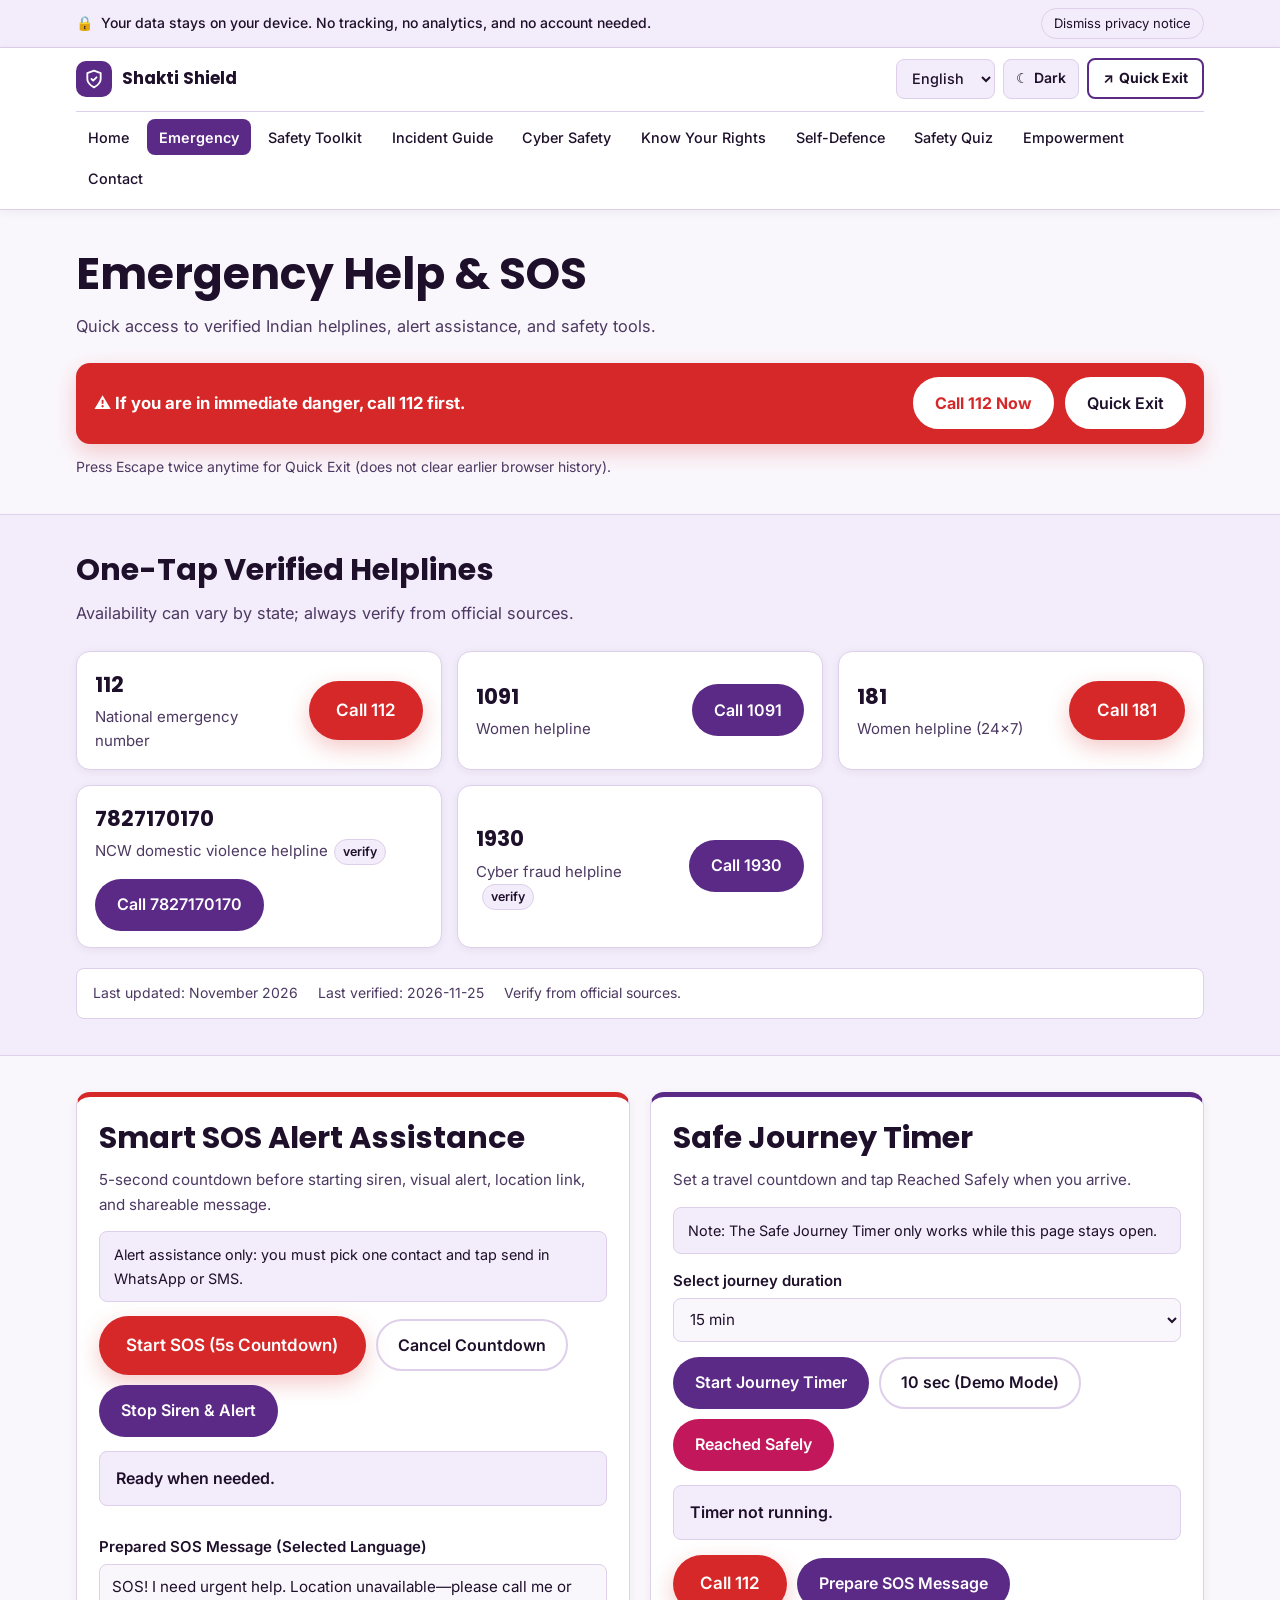
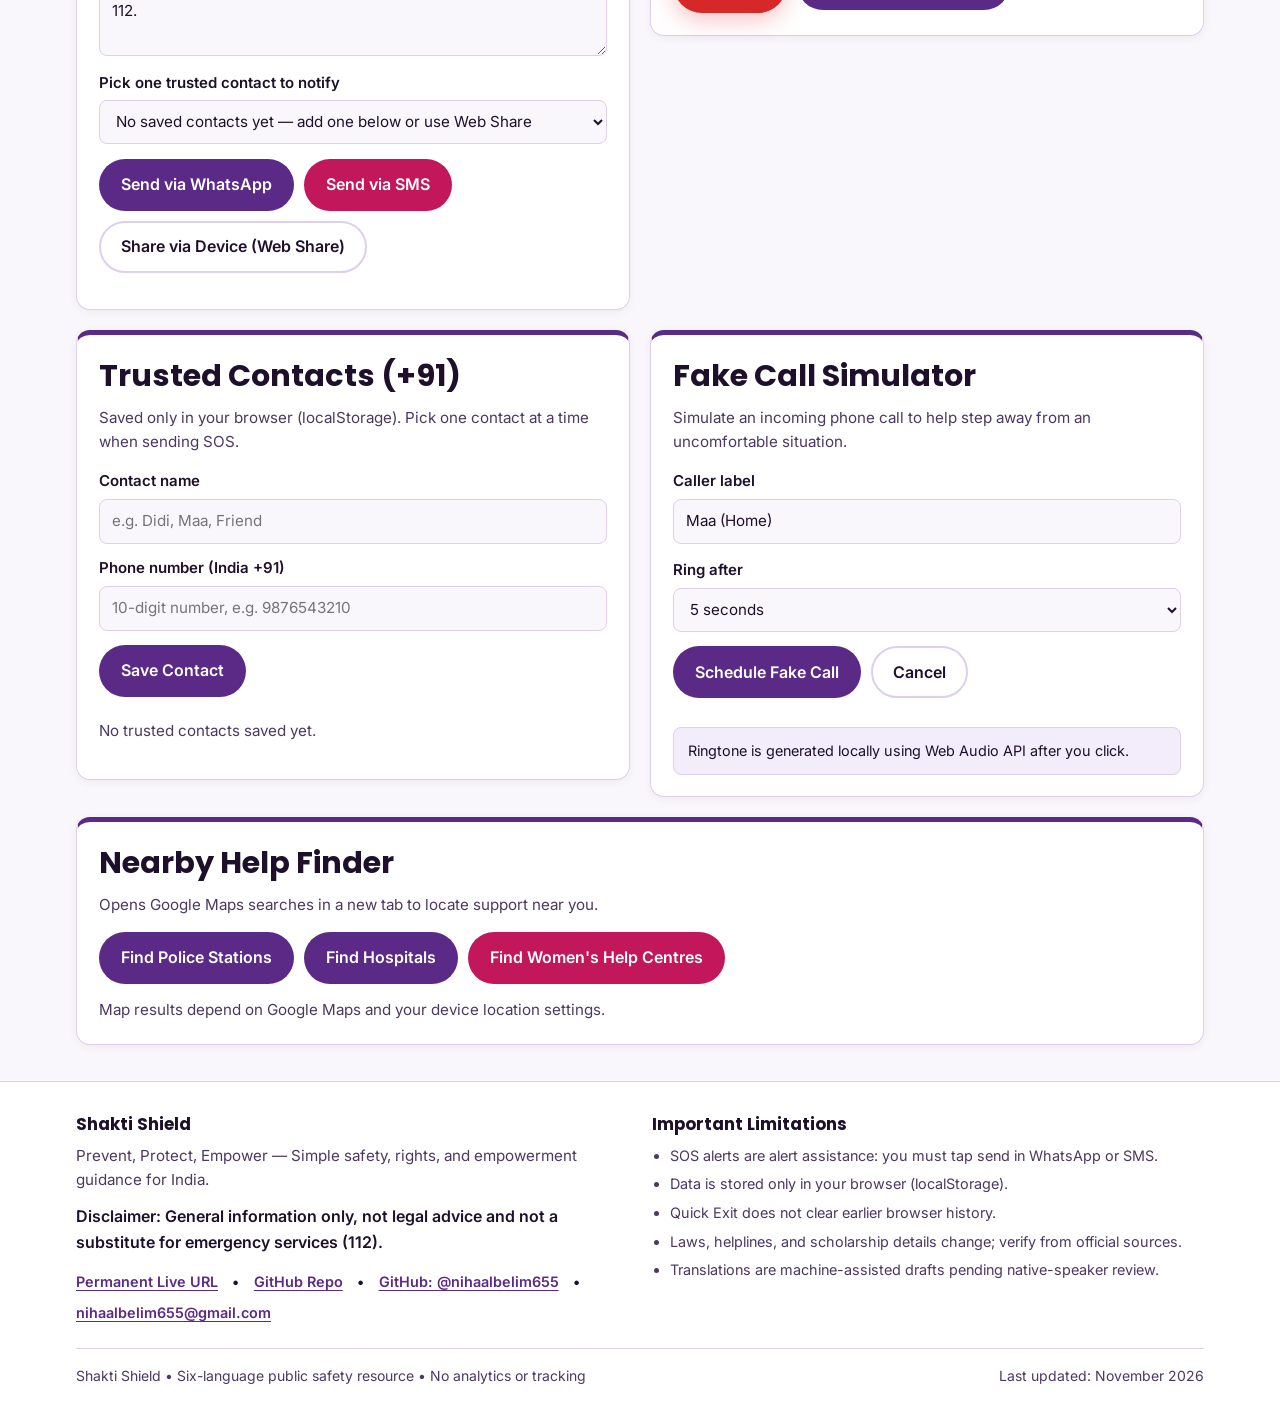
<file: shakti-shield/pages/emergency.html>
﻿<!DOCTYPE html>
<html lang="en">
<head>
  <meta charset="UTF-8">
  <meta name="viewport" content="width=device-width, initial-scale=1.0">
  <meta name="shakti-base" content="..">
  <title>Emergency Help &amp; SOS | Shakti Shield</title>
  <meta name="description" content="One-tap verified helplines, 5-second SOS alert assistance, Safe Journey Timer, fake call simulator, trusted contacts, and nearby help finder.">
  <meta name="theme-color" content="#5B2A86">
  <link rel="manifest" href="../manifest.json">
  <link rel="icon" type="image/png" href="../icons/icon-192.png">

  <script>
    (function () {
      try {
        var t = localStorage.getItem('shakti_theme');
        if (t === 'dark' || (!t && window.matchMedia && window.matchMedia('(prefers-color-scheme: dark)').matches)) {
          document.documentElement.setAttribute('data-theme', 'dark');
        }
      } catch (e) {}
    })();
  </script>

  <link rel="stylesheet" href="../css/style.css">
  <link rel="stylesheet" href="../css/responsive.css">
</head>
<body data-page-title-key="emergency.meta.title" data-page-desc-key="emergency.meta.description">
  <a href="#main-content" class="skip-link" data-i18n="skipLink">Skip to main content</a>

  <!-- SOS Flashing Screen Overlay (CSS limits <= 2 flashes/sec; steady color for prefers-reduced-motion) -->
  <div id="sos-flash-overlay" class="sos-flash-overlay" aria-hidden="true"></div>

  <!-- Fake Call Fullscreen Overlay -->
  <div id="fake-call-overlay" class="fake-call-overlay" role="dialog" aria-modal="true" aria-labelledby="fake-call-caller-display" hidden>
    <div class="fake-call-screen">
      <div id="fake-call-avatar" class="fake-call-avatar" aria-hidden="true">M</div>
      <h2 id="fake-call-caller-display" class="fake-call-caller">Maa (Home)</h2>
      <p id="fake-call-state-display" class="fake-call-state" data-i18n="emergency.fakeCall.incomingLabel">Incoming call...</p>
      <div class="fake-call-actions">
        <button type="button" id="fake-call-answer" class="btn btn-call-answer" data-i18n="emergency.fakeCall.answerBtn">Answer</button>
        <button type="button" id="fake-call-decline" class="btn btn-action" data-i18n="emergency.fakeCall.declineBtn">Decline / End</button>
      </div>
    </div>
  </div>

  <!-- Privacy Notice Banner -->
  <div id="privacy-banner" class="privacy-banner" role="region" aria-label="Privacy notice">
    <div class="container privacy-banner__inner">
      <p class="privacy-banner__text">
        <span aria-hidden="true">&#128274;</span>
        <span data-i18n="privacy.banner">Your data stays on your device. No tracking, no analytics, and no account needed.</span>
      </p>
      <button type="button" id="privacy-dismiss" class="privacy-banner__close" data-i18n="privacy.dismiss">Dismiss privacy notice</button>
    </div>
  </div>

  <!-- Sticky Navbar -->
  <header class="site-header">
    <div class="container">
      <div class="navbar">
        <a href="../index.html" class="brand-link">
          <span class="brand-link__icon" aria-hidden="true">
            <svg width="20" height="20" viewBox="0 0 24 24" fill="none" stroke="currentColor" stroke-width="2.2" stroke-linecap="round" stroke-linejoin="round">
              <path d="M12 22s8-4 8-10V5l-8-3-8 3v7c0 6 8 10 8 10z"></path>
              <path d="M9 12l2 2 4-4"></path>
            </svg>
          </span>
          <span class="brand-link__text" data-i18n="brand.name">Shakti Shield</span>
        </a>

        <div class="nav-controls">
          <label for="language-select" class="sr-only" data-i18n="nav.languageLabel">Select language</label>
          <select id="language-select" class="lang-select" aria-label="Select language" data-i18n-aria="nav.languageLabel">
            <option value="en" lang="en">English</option>
            <option value="hi" lang="hi">हिन्दी</option>
            <option value="bn" lang="bn">বাংলা</option>
            <option value="ta" lang="ta">தமிழ்</option>
            <option value="kn" lang="kn">ಕನ್ನಡ</option>
            <option value="te" lang="te">తెలుగు</option>
          </select>

          <button type="button" id="theme-toggle" class="icon-btn" aria-pressed="false" aria-label="Switch to dark mode">
            <span data-theme-icon aria-hidden="true">&#9790;</span>
            <span data-theme-label data-i18n="nav.darkModeLabel">Dark</span>
          </button>

          <button type="button" id="quick-exit-btn" class="quick-exit-btn" data-quick-exit aria-label="Quick Exit: leave this site immediately for a neutral page, or press Escape twice" data-i18n-aria="quickExit.ariaLabel">
            <span aria-hidden="true">&#8599;</span>
            <span data-i18n="quickExit.label">Quick Exit</span>
          </button>

          <button type="button" id="nav-toggle" class="nav-toggle" aria-expanded="false" aria-controls="nav-menu" aria-label="Toggle navigation menu" data-i18n-aria="nav.menuToggle">
            &#9776;
          </button>
        </div>

        <nav id="nav-menu" class="nav-menu" aria-label="Primary navigation">
          <ul class="nav-list">
            <li><a href="../index.html" class="nav-link" data-i18n="nav.home">Home</a></li>
            <li><a href="emergency.html" class="nav-link" data-i18n="nav.emergency">Emergency</a></li>
            <li><a href="toolkit.html" class="nav-link" data-i18n="nav.toolkit">Safety Toolkit</a></li>
            <li><a href="incident-guide.html" class="nav-link" data-i18n="nav.incidentGuide">Incident Guide</a></li>
            <li><a href="cyber.html" class="nav-link" data-i18n="nav.cyber">Cyber Safety</a></li>
            <li><a href="rights.html" class="nav-link" data-i18n="nav.rights">Know Your Rights</a></li>
            <li><a href="defence.html" class="nav-link" data-i18n="nav.defence">Self-Defence</a></li>
            <li><a href="quiz.html" class="nav-link" data-i18n="nav.quiz">Safety Quiz</a></li>
            <li><a href="empowerment.html" class="nav-link" data-i18n="nav.empowerment">Empowerment</a></li>
            <li><a href="contact.html" class="nav-link" data-i18n="nav.contact">Contact</a></li>
          </ul>
        </nav>
      </div>
    </div>
  </header>

  <main id="main-content">
    <!-- Urgent Header & Call 112 Banner -->
    <section class="section" aria-labelledby="emergency-page-title">
      <div class="container">
        <div class="section__header">
          <h1 id="emergency-page-title" data-i18n="emergency.heroTitle">Emergency Help &amp; SOS</h1>
          <p class="section__subtitle" data-i18n="emergency.heroSubtitle">
            Quick access to verified Indian helplines, alert assistance, and safety tools.
          </p>
        </div>

        <div class="danger-banner" role="alert">
          <p class="danger-banner__text">
            <span aria-hidden="true">&#9888;&#65039;</span>
            <span data-i18n="emergency.dangerBanner">If you are in immediate danger, call 112 first.</span>
          </p>
          <div class="btn-row">
            <a href="tel:112" class="btn danger-banner__btn" data-i18n="home.call112Cta">Call 112 Now</a>
            <button type="button" class="btn btn-outline" style="background:#FFFFFF;color:#1E102B;border-color:#FFFFFF;" data-quick-exit data-i18n="quickExit.label">Quick Exit</button>
          </div>
        </div>
        <p class="hero__exit-hint" data-i18n="quickExit.hint">
          Press Escape twice anytime for Quick Exit (does not clear earlier browser history).
        </p>
      </div>
    </section>

    <!-- One-Tap Verified Helplines -->
    <section class="section section--soft" aria-labelledby="emergency-helplines-heading">
      <div class="container">
        <div class="section__header">
          <h2 id="emergency-helplines-heading" data-i18n="emergency.helplinesHeading">One-Tap Verified Helplines</h2>
          <p class="section__subtitle" data-i18n="emergency.helplinesNote">
            Availability can vary by state; always verify from official sources.
          </p>
        </div>

        <div id="emergency-helplines-list" class="helplines-grid" aria-live="polite">
          <article class="helpline-card">
            <div class="helpline-card__info">
              <div class="helpline-card__number">112</div>
              <p class="helpline-card__name" data-i18n="home.helplines.h112">National emergency number</p>
            </div>
            <a href="tel:112" class="btn btn-emergency"><span data-i18n="common.callPrefix">Call</span> 112</a>
          </article>
        </div>

        <div class="meta-note-bar">
          <span data-i18n="common.lastUpdated">Last updated: November 2026</span>
          <span id="emergency-helplines-verified" data-i18n="common.lastVerified">Last verified: 2026-11-25</span>
          <span data-i18n="common.verifySource">Verify from official sources.</span>
        </div>
      </div>
    </section>

    <!-- Interactive Emergency Tools -->
    <section class="section" aria-label="Emergency safety tools">
      <div class="container">
        <div class="emergency-grid">
          <!-- 1. Smart SOS Alert Assistance -->
          <article id="sos-card" class="tool-card tool-card--sos" aria-labelledby="sos-heading">
            <div>
              <h2 id="sos-heading" data-i18n="emergency.sos.heading">Smart SOS Alert Assistance</h2>
              <p class="card__desc" data-i18n="emergency.sos.subtitle">
                5-second countdown before starting siren, visual alert, location link, and shareable message.
              </p>
            </div>

            <p class="tool-card__note" data-i18n="emergency.sos.limitationNote">
              Alert assistance only: you must pick one contact and tap send in WhatsApp or SMS.
            </p>

            <div class="btn-row">
              <button type="button" id="sos-start-btn" class="btn btn-emergency" data-i18n="emergency.sos.startBtn">
                Start SOS (5s Countdown)
              </button>
              <button type="button" id="sos-cancel-btn" class="btn btn-outline" data-i18n="emergency.sos.cancelBtn" hidden>
                Cancel Countdown
              </button>
              <button type="button" id="sos-stop-btn" class="btn btn-primary" data-i18n="emergency.sos.stopBtn" hidden>
                Stop Siren &amp; Alert
              </button>
            </div>

            <div id="sos-status-box" class="sos-status-box" data-state="idle" role="status" aria-live="assertive">
              <span data-i18n="emergency.sos.readyStatus">Ready when needed.</span>
            </div>

            <p id="sos-location-status" class="card__desc" aria-live="polite"></p>

            <div class="form-group">
              <label for="sos-message-preview" class="form-label" data-i18n="emergency.sos.messageLabel">
                Prepared SOS Message (Selected Language)
              </label>
              <textarea id="sos-message-preview" class="form-textarea" readonly></textarea>
            </div>

            <div class="form-group">
              <label for="sos-contact-select" class="form-label" data-i18n="emergency.sos.pickContactLabel">
                Pick one trusted contact to notify
              </label>
              <select id="sos-contact-select" class="form-select"></select>
            </div>

            <div class="btn-row">
              <button type="button" id="sos-whatsapp-btn" class="btn btn-primary" data-i18n="emergency.sos.sendWhatsapp">
                Send via WhatsApp
              </button>
              <button type="button" id="sos-sms-btn" class="btn btn-action" data-i18n="emergency.sos.sendSms">
                Send via SMS
              </button>
              <button type="button" id="sos-webshare-btn" class="btn btn-outline" data-i18n="emergency.sos.webShare">
                Share via Device (Web Share)
              </button>
            </div>

            <p id="sos-share-feedback" class="form-error" role="status" aria-live="polite"></p>
          </article>

          <!-- 2. Safe Journey Timer -->
          <article class="tool-card tool-card--primary" aria-labelledby="journey-heading">
            <div>
              <h2 id="journey-heading" data-i18n="emergency.journey.heading">Safe Journey Timer</h2>
              <p class="card__desc" data-i18n="emergency.journey.subtitle">
                Set a travel countdown and tap Reached Safely when you arrive.
              </p>
            </div>

            <p class="tool-card__note" data-i18n="emergency.journey.openPageNote">
              Note: The Safe Journey Timer only works while this page stays open.
            </p>

            <div class="form-group">
              <label for="journey-duration-select" class="form-label" data-i18n="emergency.journey.durationLabel">
                Select journey duration
              </label>
              <select id="journey-duration-select" class="form-select">
                <option value="900" data-i18n="emergency.journey.preset15m">15 min</option>
                <option value="1800" data-i18n="emergency.journey.preset30m">30 min</option>
                <option value="3600" data-i18n="emergency.journey.preset60m">60 min</option>
              </select>
            </div>

            <div class="btn-row">
              <button type="button" id="journey-start-btn" class="btn btn-primary" data-i18n="emergency.journey.startBtn">
                Start Journey Timer
              </button>
              <button type="button" id="journey-demo-btn" class="btn btn-outline" data-i18n="emergency.journey.preset10s">
                10 sec (Demo Mode)
              </button>
              <button type="button" id="journey-reached-btn" class="btn btn-action" data-i18n="emergency.journey.reachedBtn" hidden>
                Reached Safely
              </button>
            </div>

            <div id="journey-status-box" class="sos-status-box" data-state="idle" role="status" aria-live="polite" data-i18n="emergency.journey.statusIdle">
              Timer not running.
            </div>

            <div id="journey-overdue-actions" class="btn-row" hidden>
              <a href="tel:112" class="btn btn-emergency" data-i18n="emergency.journey.overdueCallBtn">Call 112</a>
              <button type="button" id="journey-overdue-sos-btn" class="btn btn-primary" data-i18n="emergency.journey.overdueSosBtn">
                Prepare SOS Message
              </button>
            </div>
          </article>

          <!-- 3. Trusted Contacts Manager (+91) -->
          <article class="tool-card tool-card--primary" aria-labelledby="contacts-heading">
            <div>
              <h2 id="contacts-heading" data-i18n="emergency.contacts.heading">Trusted Contacts (+91)</h2>
              <p class="card__desc" data-i18n="emergency.contacts.subtitle">
                Saved only in your browser (localStorage). Pick one contact at a time when sending SOS.
              </p>
            </div>

            <form id="contact-form" novalidate>
              <div class="form-group">
                <label for="contact-name" class="form-label" data-i18n="emergency.contacts.nameLabel">Contact name</label>
                <input type="text" id="contact-name" class="form-input" maxlength="40" placeholder="e.g. Didi, Maa, Friend" data-i18n-placeholder="emergency.contacts.namePlaceholder" required>
              </div>

              <div class="form-group" style="margin-top:0.75rem;">
                <label for="contact-phone" class="form-label" data-i18n="emergency.contacts.phoneLabel">Phone number (India +91)</label>
                <input type="tel" id="contact-phone" class="form-input" inputmode="tel" maxlength="16" placeholder="10-digit number, e.g. 9876543210" data-i18n-placeholder="emergency.contacts.phonePlaceholder" required>
              </div>

              <div class="btn-row" style="margin-top:0.85rem;">
                <button type="submit" class="btn btn-primary" data-i18n="emergency.contacts.addBtn">Save Contact</button>
              </div>

              <p id="contact-form-feedback" class="form-error" style="margin-top:0.5rem;" role="status" aria-live="polite"></p>
            </form>

            <p id="contacts-empty" class="card__desc" data-i18n="emergency.contacts.empty">No trusted contacts saved yet.</p>
            <ul id="contacts-list" class="contacts-list"></ul>
          </article>

          <!-- 4. Fake Call Simulator -->
          <article class="tool-card tool-card--primary" aria-labelledby="fakecall-heading">
            <div>
              <h2 id="fakecall-heading" data-i18n="emergency.fakeCall.heading">Fake Call Simulator</h2>
              <p class="card__desc" data-i18n="emergency.fakeCall.subtitle">
                Simulate an incoming phone call to help step away from an uncomfortable situation.
              </p>
            </div>

            <div class="form-group">
              <label for="fake-caller-input" class="form-label" data-i18n="emergency.fakeCall.callerLabel">Caller label</label>
              <input type="text" id="fake-caller-input" class="form-input" maxlength="32" value="Maa (Home)">
            </div>

            <div class="form-group">
              <label for="fake-call-delay" class="form-label" data-i18n="emergency.fakeCall.delayLabel">Ring after</label>
              <select id="fake-call-delay" class="form-select">
                <option value="0" data-i18n="emergency.fakeCall.delayNow">Immediately</option>
                <option value="5" selected data-i18n="emergency.fakeCall.delay5s">5 seconds</option>
                <option value="15" data-i18n="emergency.fakeCall.delay15s">15 seconds</option>
                <option value="30" data-i18n="emergency.fakeCall.delay30s">30 seconds</option>
              </select>
            </div>

            <div class="btn-row">
              <button type="button" id="fake-call-start-btn" class="btn btn-primary" data-i18n="emergency.fakeCall.startBtn">
                Schedule Fake Call
              </button>
              <button type="button" id="fake-call-cancel-btn" class="btn btn-outline" data-i18n="emergency.fakeCall.cancelBtn" hidden>
                Cancel
              </button>
            </div>

            <p id="fake-call-status" class="card__desc" role="status" aria-live="polite"></p>
            <p class="tool-card__note" data-i18n="emergency.fakeCall.audioNote">
              Ringtone is generated locally using Web Audio API after you click.
            </p>
          </article>
        </div>

        <!-- 5. Nearby Help Finder -->
        <article class="tool-card tool-card--primary" style="margin-top:1.25rem;" aria-labelledby="nearby-heading">
          <div>
            <h2 id="nearby-heading" data-i18n="emergency.nearby.heading">Nearby Help Finder</h2>
            <p class="card__desc" data-i18n="emergency.nearby.subtitle">
              Opens Google Maps searches in a new tab to locate support near you.
            </p>
          </div>
          <div class="btn-row">
            <button type="button" id="nearby-police-btn" class="btn btn-primary" data-i18n="emergency.nearby.policeBtn">
              Find Police Stations
            </button>
            <button type="button" id="nearby-hospital-btn" class="btn btn-primary" data-i18n="emergency.nearby.hospitalBtn">
              Find Hospitals
            </button>
            <button type="button" id="nearby-women-btn" class="btn btn-action" data-i18n="emergency.nearby.womenHelpBtn">
              Find Women's Help Centres
            </button>
          </div>
          <p class="card__desc" data-i18n="emergency.nearby.note">
            Map results depend on Google Maps and your device location settings.
          </p>
        </article>
      </div>
    </section>
  </main>

  <!-- Footer -->
  <footer class="site-footer">
    <div class="container">
      <div class="footer-grid">
        <div>
          <h2 class="footer-title" data-i18n="brand.name">Shakti Shield</h2>
          <p class="card__desc" data-i18n="footer.tagline">Prevent, Protect, Empower — Simple safety, rights, and empowerment guidance for India.</p>
                    <p class="footer-disclaimer" data-i18n="footer.disclaimer">
            Disclaimer: General information only, not legal advice and not a substitute for emergency services (112).
          </p>
          <div class="footer-links">
            <a href="https://nihaal26bca3079-sketch.github.io/Workshop-/shakti-shield/" target="_blank" rel="noopener noreferrer" data-i18n="footer.liveLink">Permanent Live URL</a>
            <span aria-hidden="true">&bull;</span>
            <a href="https://github.com/nihaal26bca3079-sketch/Workshop-/tree/main/shakti-shield" target="_blank" rel="noopener noreferrer" data-i18n="footer.repoLink">GitHub Repo</a>
            <span aria-hidden="true">&bull;</span>
            <a href="https://github.com/nihaalbelim655" target="_blank" rel="noopener noreferrer">GitHub: @nihaalbelim655</a>
            <span aria-hidden="true">&bull;</span>
            <a href="mailto:nihaalbelim655@gmail.com">nihaalbelim655@gmail.com</a>
          </div>
        </div>

        <div>
          <h2 class="footer-title" data-i18n="footer.limitationsTitle">Important Limitations</h2>
          <ul class="footer-list">
            <li data-i18n="footer.limitation1">SOS alerts are alert assistance: you must tap send in WhatsApp or SMS.</li>
            <li data-i18n="footer.limitation2">Data is stored only in your browser (localStorage).</li>
            <li data-i18n="footer.limitation3">Quick Exit does not clear earlier browser history.</li>
            <li data-i18n="footer.limitation4">Laws, helplines, and scholarship details change; verify from official sources.</li>
            <li data-i18n="footer.limitation5">Translations are machine-assisted drafts pending native-speaker review.</li>
          </ul>
        </div>
      </div>

      <div class="footer-bottom">
        <span data-i18n="footer.copyright">Shakti Shield • Six-language public safety resource • No analytics or tracking</span>
        <span data-i18n="common.lastUpdated">Last updated: November 2026</span>
      </div>
    </div>
  </footer>

  <script src="../js/fallback-data.js"></script>
  <script src="../js/language.js"></script>
  <script src="../js/main.js"></script>
  <script src="../js/sos.js"></script>
  <script src="../js/journey.js"></script>
</body>
</html>
</file>
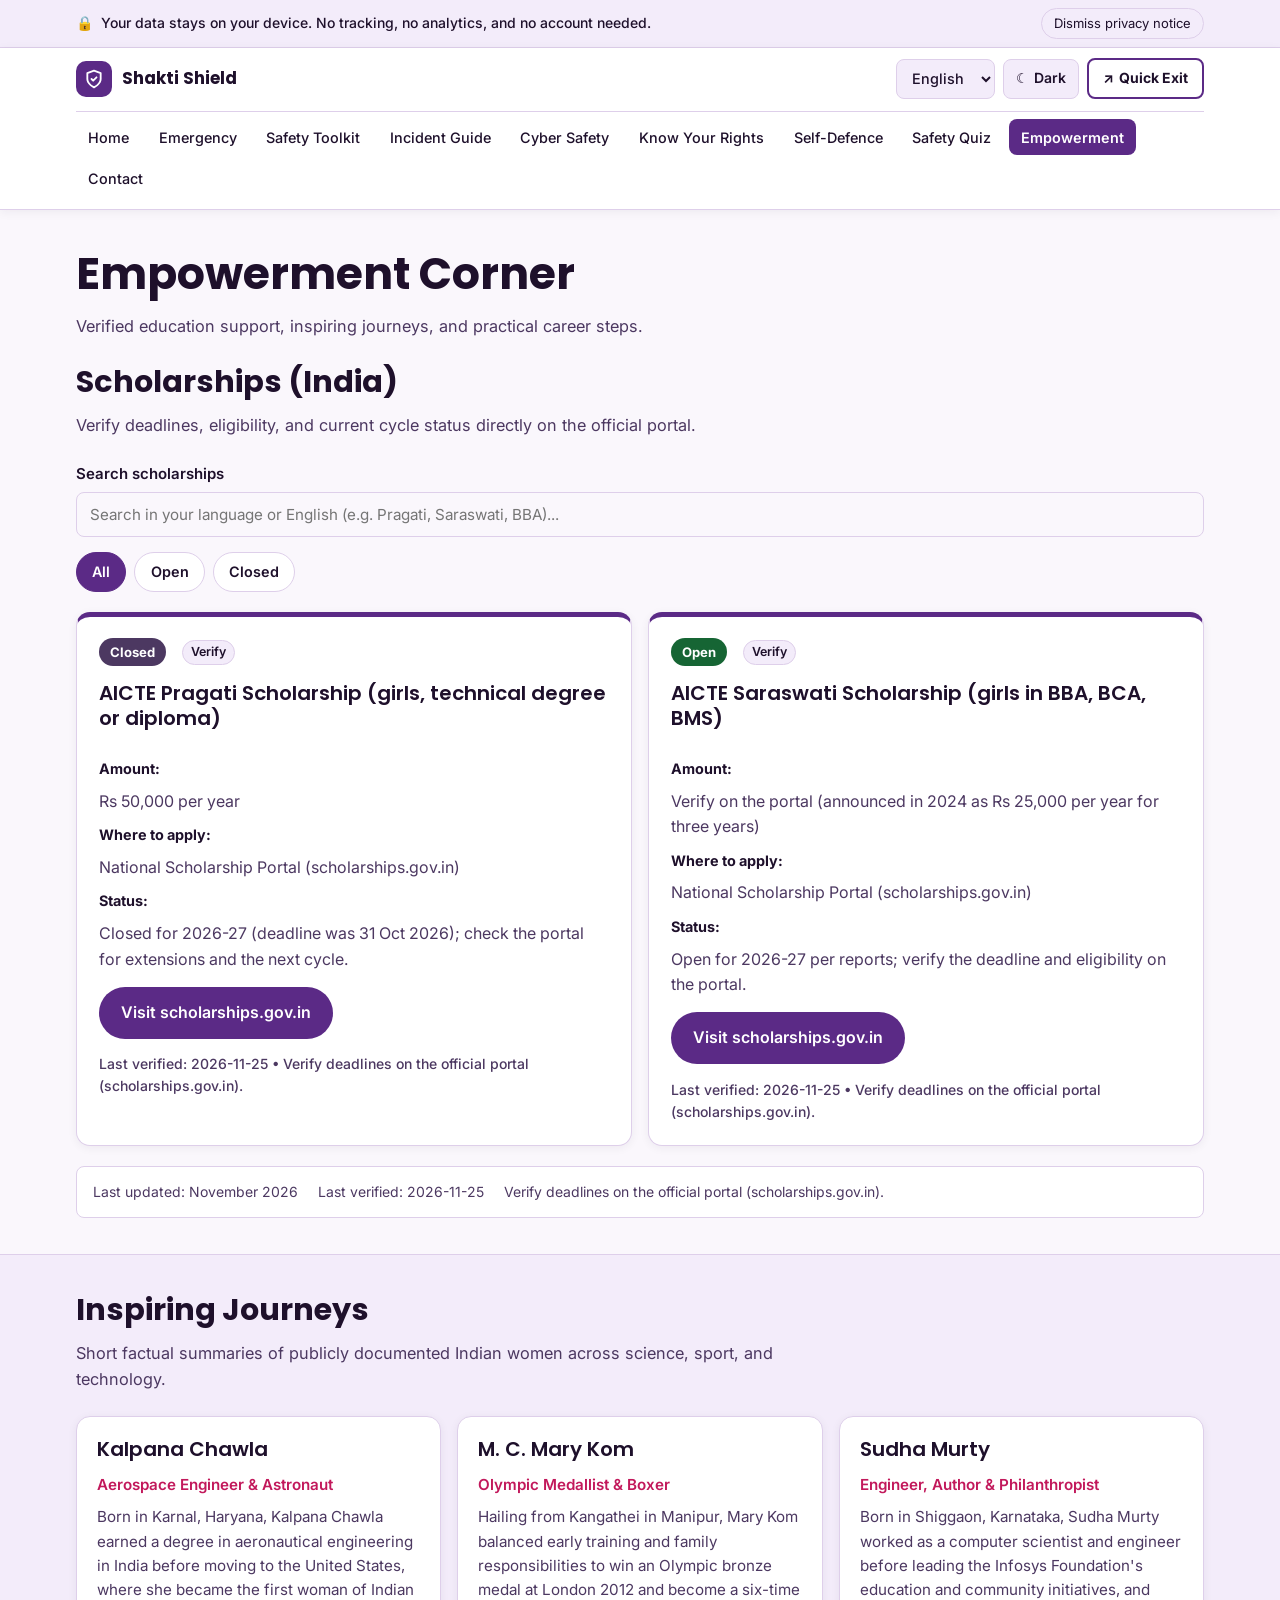
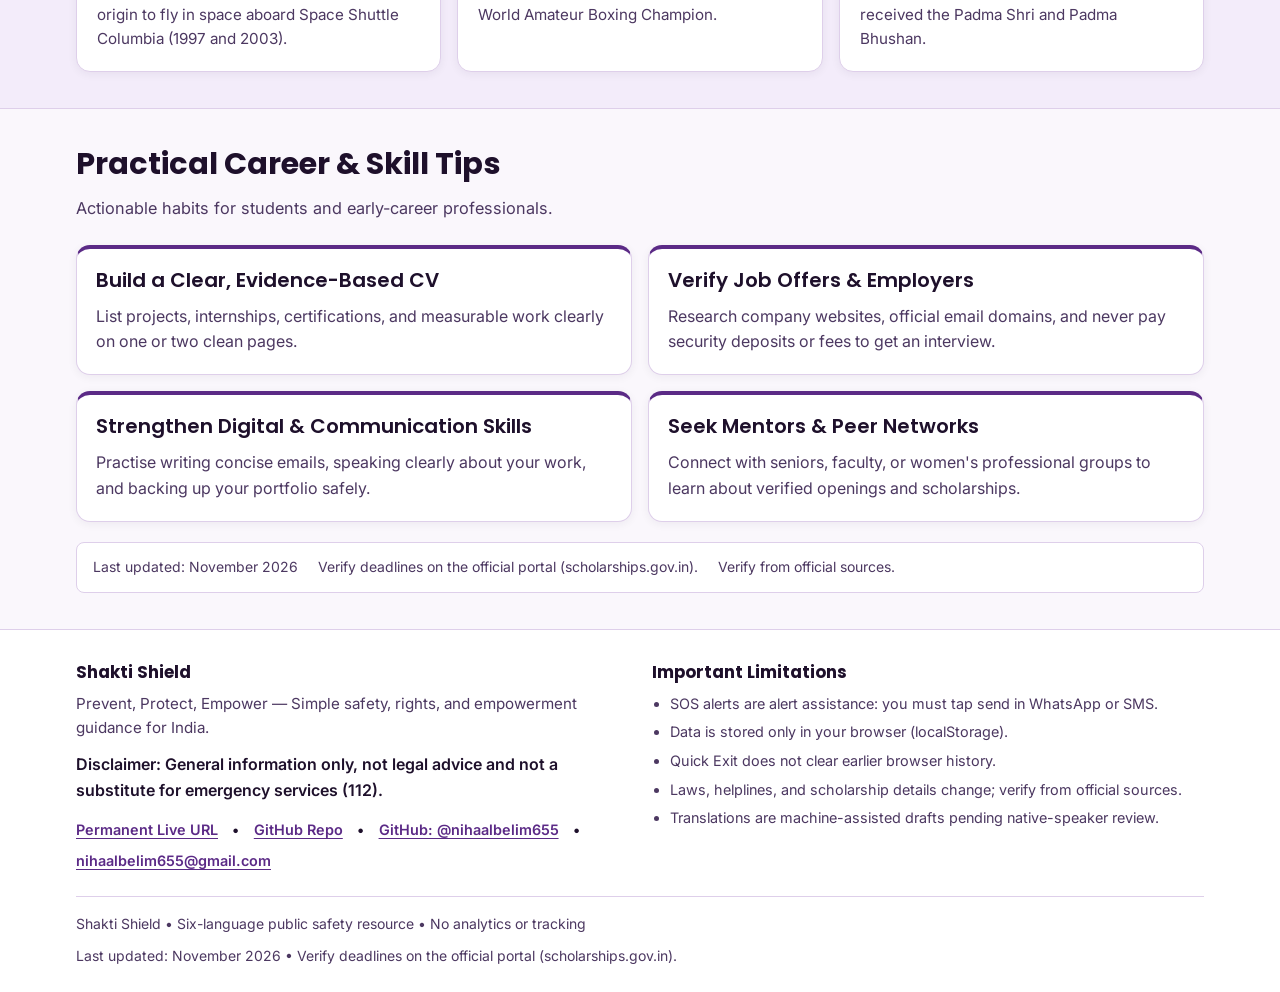
<file: shakti-shield/pages/empowerment.html>
﻿<!DOCTYPE html>
<html lang="en">
<head>
  <meta charset="UTF-8">
  <meta name="viewport" content="width=device-width, initial-scale=1.0">
  <meta name="shakti-base" content="..">
  <title>Empowerment Corner | Shakti Shield</title>
  <meta name="description" content="Verified scholarship information on National Scholarship Portal (scholarships.gov.in), factual success stories, and practical career tips.">
  <meta name="theme-color" content="#5B2A86">
  <link rel="manifest" href="../manifest.json">
  <link rel="icon" type="image/png" href="../icons/icon-192.png">

  <script>
    (function () {
      try {
        var t = localStorage.getItem('shakti_theme');
        if (t === 'dark' || (!t && window.matchMedia && window.matchMedia('(prefers-color-scheme: dark)').matches)) {
          document.documentElement.setAttribute('data-theme', 'dark');
        }
      } catch (e) {}
    })();
  </script>

  <link rel="stylesheet" href="../css/style.css">
  <link rel="stylesheet" href="../css/responsive.css">
</head>
<body data-page-title-key="empowerment.meta.title" data-page-desc-key="empowerment.meta.description">
  <a href="#main-content" class="skip-link" data-i18n="skipLink">Skip to main content</a>

  <!-- Privacy Notice Banner -->
  <div id="privacy-banner" class="privacy-banner" role="region" aria-label="Privacy notice">
    <div class="container privacy-banner__inner">
      <p class="privacy-banner__text">
        <span aria-hidden="true">&#128274;</span>
        <span data-i18n="privacy.banner">Your data stays on your device. No tracking, no analytics, and no account needed.</span>
      </p>
      <button type="button" id="privacy-dismiss" class="privacy-banner__close" data-i18n="privacy.dismiss">Dismiss privacy notice</button>
    </div>
  </div>

  <!-- Sticky Navbar -->
  <header class="site-header">
    <div class="container">
      <div class="navbar">
        <a href="../index.html" class="brand-link">
          <span class="brand-link__icon" aria-hidden="true">
            <svg width="20" height="20" viewBox="0 0 24 24" fill="none" stroke="currentColor" stroke-width="2.2" stroke-linecap="round" stroke-linejoin="round">
              <path d="M12 22s8-4 8-10V5l-8-3-8 3v7c0 6 8 10 8 10z"></path>
              <path d="M9 12l2 2 4-4"></path>
            </svg>
          </span>
          <span class="brand-link__text" data-i18n="brand.name">Shakti Shield</span>
        </a>

        <div class="nav-controls">
          <label for="language-select" class="sr-only" data-i18n="nav.languageLabel">Select language</label>
          <select id="language-select" class="lang-select" aria-label="Select language" data-i18n-aria="nav.languageLabel">
            <option value="en" lang="en">English</option>
            <option value="hi" lang="hi">हिन्दी</option>
            <option value="bn" lang="bn">বাংলা</option>
            <option value="ta" lang="ta">தமிழ்</option>
            <option value="kn" lang="kn">ಕನ್ನಡ</option>
            <option value="te" lang="te">తెలుగు</option>
          </select>

          <button type="button" id="theme-toggle" class="icon-btn" aria-pressed="false" aria-label="Switch to dark mode">
            <span data-theme-icon aria-hidden="true">&#9790;</span>
            <span data-theme-label data-i18n="nav.darkModeLabel">Dark</span>
          </button>

          <button type="button" id="quick-exit-btn" class="quick-exit-btn" data-quick-exit aria-label="Quick Exit: leave this site immediately for a neutral page, or press Escape twice" data-i18n-aria="quickExit.ariaLabel">
            <span aria-hidden="true">&#8599;</span>
            <span data-i18n="quickExit.label">Quick Exit</span>
          </button>

          <button type="button" id="nav-toggle" class="nav-toggle" aria-expanded="false" aria-controls="nav-menu" aria-label="Toggle navigation menu" data-i18n-aria="nav.menuToggle">
            &#9776;
          </button>
        </div>

        <nav id="nav-menu" class="nav-menu" aria-label="Primary navigation">
          <ul class="nav-list">
            <li><a href="../index.html" class="nav-link" data-i18n="nav.home">Home</a></li>
            <li><a href="emergency.html" class="nav-link" data-i18n="nav.emergency">Emergency</a></li>
            <li><a href="toolkit.html" class="nav-link" data-i18n="nav.toolkit">Safety Toolkit</a></li>
            <li><a href="incident-guide.html" class="nav-link" data-i18n="nav.incidentGuide">Incident Guide</a></li>
            <li><a href="cyber.html" class="nav-link" data-i18n="nav.cyber">Cyber Safety</a></li>
            <li><a href="rights.html" class="nav-link" data-i18n="nav.rights">Know Your Rights</a></li>
            <li><a href="defence.html" class="nav-link" data-i18n="nav.defence">Self-Defence</a></li>
            <li><a href="quiz.html" class="nav-link" data-i18n="nav.quiz">Safety Quiz</a></li>
            <li><a href="empowerment.html" class="nav-link" data-i18n="nav.empowerment">Empowerment</a></li>
            <li><a href="contact.html" class="nav-link" data-i18n="nav.contact">Contact</a></li>
          </ul>
        </nav>
      </div>
    </div>
  </header>

  <main id="main-content">
    <!-- Scholarships Section -->
    <section class="section" aria-labelledby="empowerment-title">
      <div class="container">
        <div class="section__header">
          <h1 id="empowerment-title" data-i18n="empowerment.heroTitle">Empowerment Corner</h1>
          <p class="section__subtitle" data-i18n="empowerment.heroSubtitle">
            Verified education support, inspiring journeys, and practical career steps.
          </p>
        </div>

        <div class="section__header" style="margin-top:1.5rem;">
          <h2 data-i18n="empowerment.scholarshipsHeading">Scholarships (India)</h2>
          <p class="section__subtitle" data-i18n="empowerment.scholarshipsSubtitle">
            Verify deadlines, eligibility, and current cycle status directly on the official portal.
          </p>
        </div>

        <div class="search-filter-bar">
          <div class="form-group">
            <label for="scholarships-search-input" class="form-label" data-i18n="empowerment.searchLabel">Search scholarships</label>
            <input type="search" id="scholarships-search-input" class="form-input" placeholder="Search in your language or English (e.g. Pragati, Saraswati, BBA)..." data-i18n-placeholder="empowerment.searchPlaceholder">
          </div>

          <div id="scholarships-filters" class="filter-pills" role="group" aria-label="Filter scholarships by status" data-i18n-aria="empowerment.filterLabel">
            <button type="button" class="filter-btn" data-status="all" aria-pressed="true" data-i18n="empowerment.filters.all">All</button>
            <button type="button" class="filter-btn" data-status="open" aria-pressed="false" data-i18n="empowerment.filters.open">Open</button>
            <button type="button" class="filter-btn" data-status="closed" aria-pressed="false" data-i18n="empowerment.filters.closed">Closed</button>
          </div>
        </div>

        <p id="scholarships-no-results" class="card__desc" data-i18n="empowerment.labels.noResults" hidden>
          No scholarships match this filter or search.
        </p>

        <div id="scholarships-grid" class="facts-grid"></div>

        <div class="meta-note-bar">
          <span data-i18n="common.lastUpdated">Last updated: November 2026</span>
          <span data-i18n="common.lastVerified">Last verified: 2026-11-25</span>
          <span data-i18n="empowerment.verifyFooterNote">Verify deadlines on the official portal (scholarships.gov.in).</span>
        </div>
      </div>
    </section>

    <!-- Success Stories -->
    <section class="section section--soft" aria-labelledby="stories-heading">
      <div class="container">
        <div class="section__header">
          <h2 id="stories-heading" data-i18n="empowerment.storiesHeading">Inspiring Journeys</h2>
          <p class="section__subtitle" data-i18n="empowerment.storiesSubtitle">
            Short factual summaries of publicly documented Indian women across science, sport, and technology.
          </p>
        </div>

        <div id="empowerment-stories-grid" class="cards-grid"></div>
      </div>
    </section>

    <!-- Career Tips -->
    <section class="section" aria-labelledby="career-heading">
      <div class="container">
        <div class="section__header">
          <h2 id="career-heading" data-i18n="empowerment.careerHeading">Practical Career &amp; Skill Tips</h2>
          <p class="section__subtitle" data-i18n="empowerment.careerSubtitle">
            Actionable habits for students and early-career professionals.
          </p>
        </div>

        <div id="empowerment-career-grid" class="facts-grid"></div>

        <div class="meta-note-bar">
          <span data-i18n="common.lastUpdated">Last updated: November 2026</span>
          <span data-i18n="empowerment.verifyFooterNote">Verify deadlines on the official portal (scholarships.gov.in).</span>
          <span data-i18n="common.verifySource">Verify from official sources.</span>
        </div>
      </div>
    </section>
  </main>

  <!-- Footer -->
  <footer class="site-footer">
    <div class="container">
      <div class="footer-grid">
        <div>
          <h2 class="footer-title" data-i18n="brand.name">Shakti Shield</h2>
          <p class="card__desc" data-i18n="footer.tagline">Prevent, Protect, Empower — Simple safety, rights, and empowerment guidance for India.</p>
                    <p class="footer-disclaimer" data-i18n="footer.disclaimer">
            Disclaimer: General information only, not legal advice and not a substitute for emergency services (112).
          </p>
          <div class="footer-links">
            <a href="https://nihaal26bca3079-sketch.github.io/Workshop-/shakti-shield/" target="_blank" rel="noopener noreferrer" data-i18n="footer.liveLink">Permanent Live URL</a>
            <span aria-hidden="true">&bull;</span>
            <a href="https://github.com/nihaal26bca3079-sketch/Workshop-/tree/main/shakti-shield" target="_blank" rel="noopener noreferrer" data-i18n="footer.repoLink">GitHub Repo</a>
            <span aria-hidden="true">&bull;</span>
            <a href="https://github.com/nihaalbelim655" target="_blank" rel="noopener noreferrer">GitHub: @nihaalbelim655</a>
            <span aria-hidden="true">&bull;</span>
            <a href="mailto:nihaalbelim655@gmail.com">nihaalbelim655@gmail.com</a>
          </div>
        </div>

        <div>
          <h2 class="footer-title" data-i18n="footer.limitationsTitle">Important Limitations</h2>
          <ul class="footer-list">
            <li data-i18n="footer.limitation1">SOS alerts are alert assistance: you must tap send in WhatsApp or SMS.</li>
            <li data-i18n="footer.limitation2">Data is stored only in your browser (localStorage).</li>
            <li data-i18n="footer.limitation3">Quick Exit does not clear earlier browser history.</li>
            <li data-i18n="footer.limitation4">Laws, helplines, and scholarship details change; verify from official sources.</li>
            <li data-i18n="footer.limitation5">Translations are machine-assisted drafts pending native-speaker review.</li>
          </ul>
        </div>
      </div>

      <div class="footer-bottom">
        <span data-i18n="footer.copyright">Shakti Shield • Six-language public safety resource • No analytics or tracking</span>
        <span>
          <span data-i18n="common.lastUpdated">Last updated: November 2026</span>
          &bull;
          <span data-i18n="empowerment.verifyFooterNote">Verify deadlines on the official portal (scholarships.gov.in).</span>
        </span>
      </div>
    </div>
  </footer>

  <script src="../js/fallback-data.js"></script>
  <script src="../js/language.js"></script>
  <script src="../js/main.js"></script>
  <script src="../js/search.js"></script>
</body>
</html>
</file>
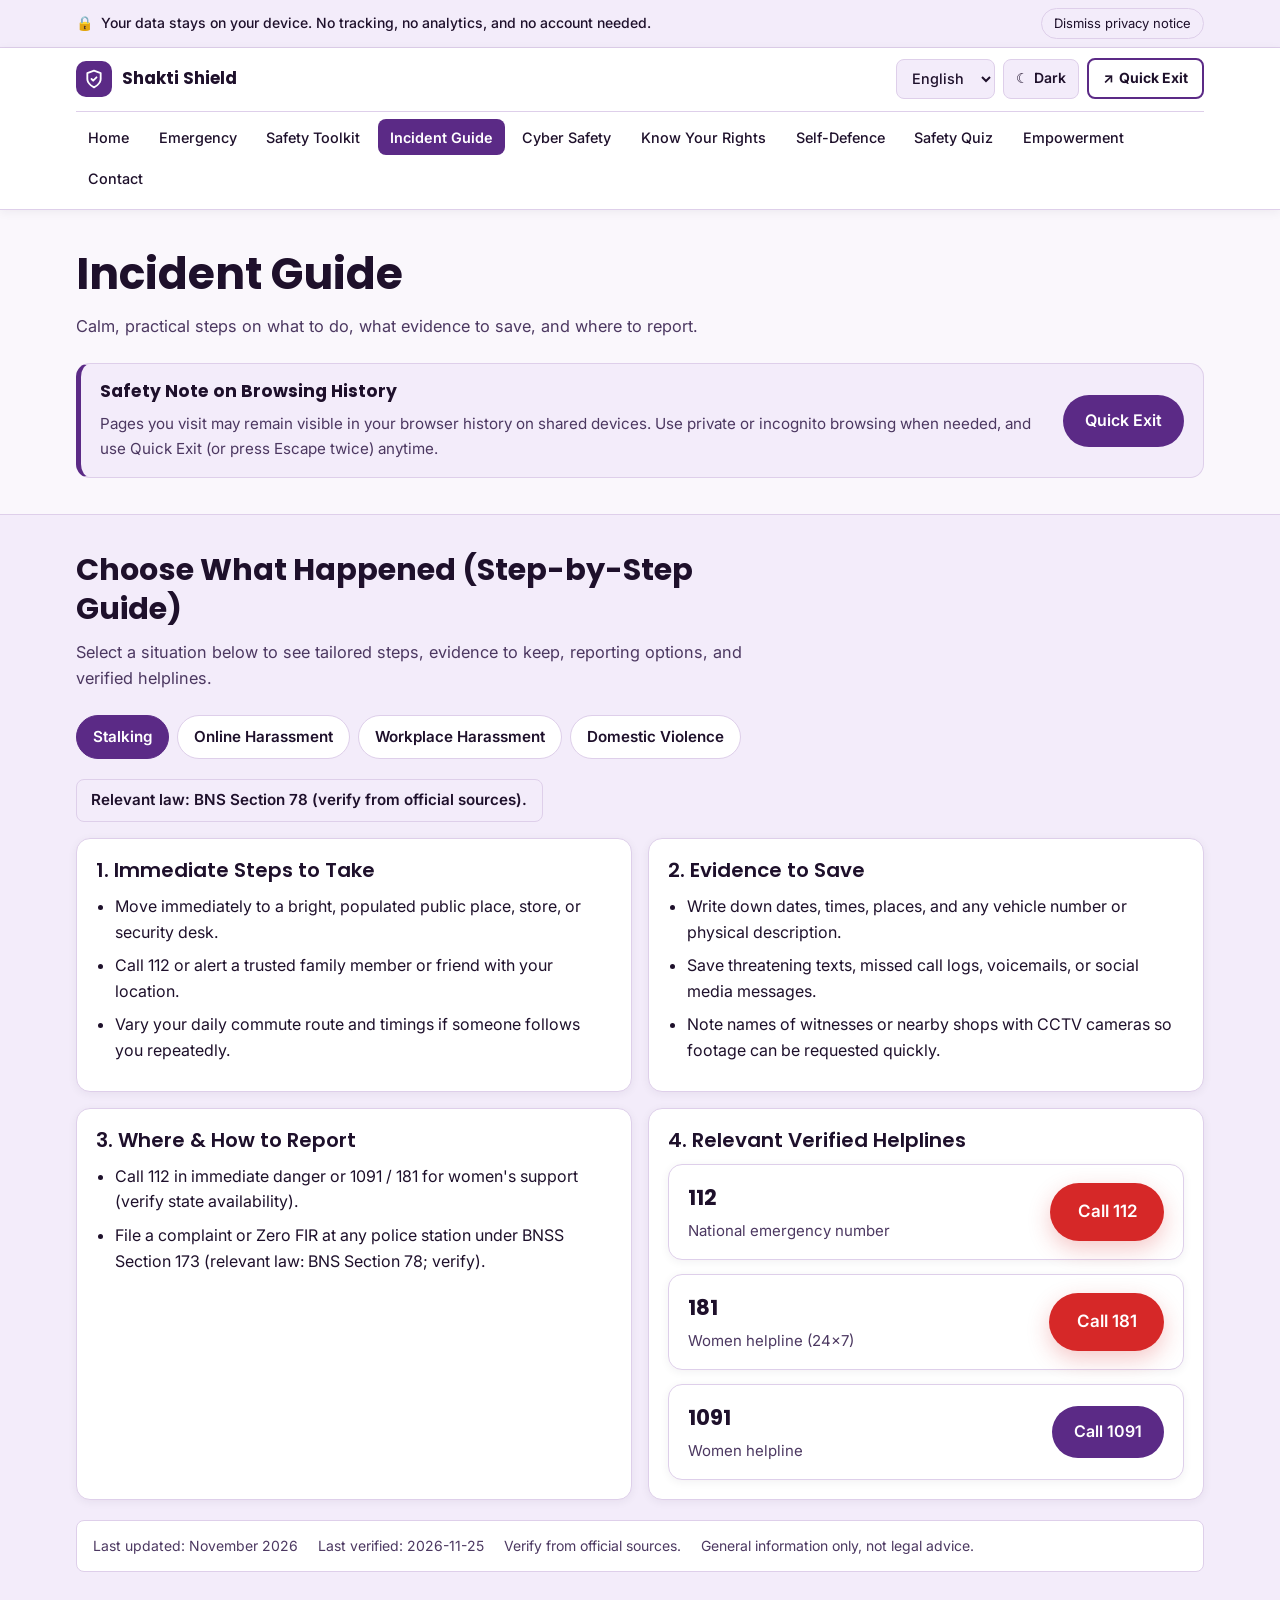
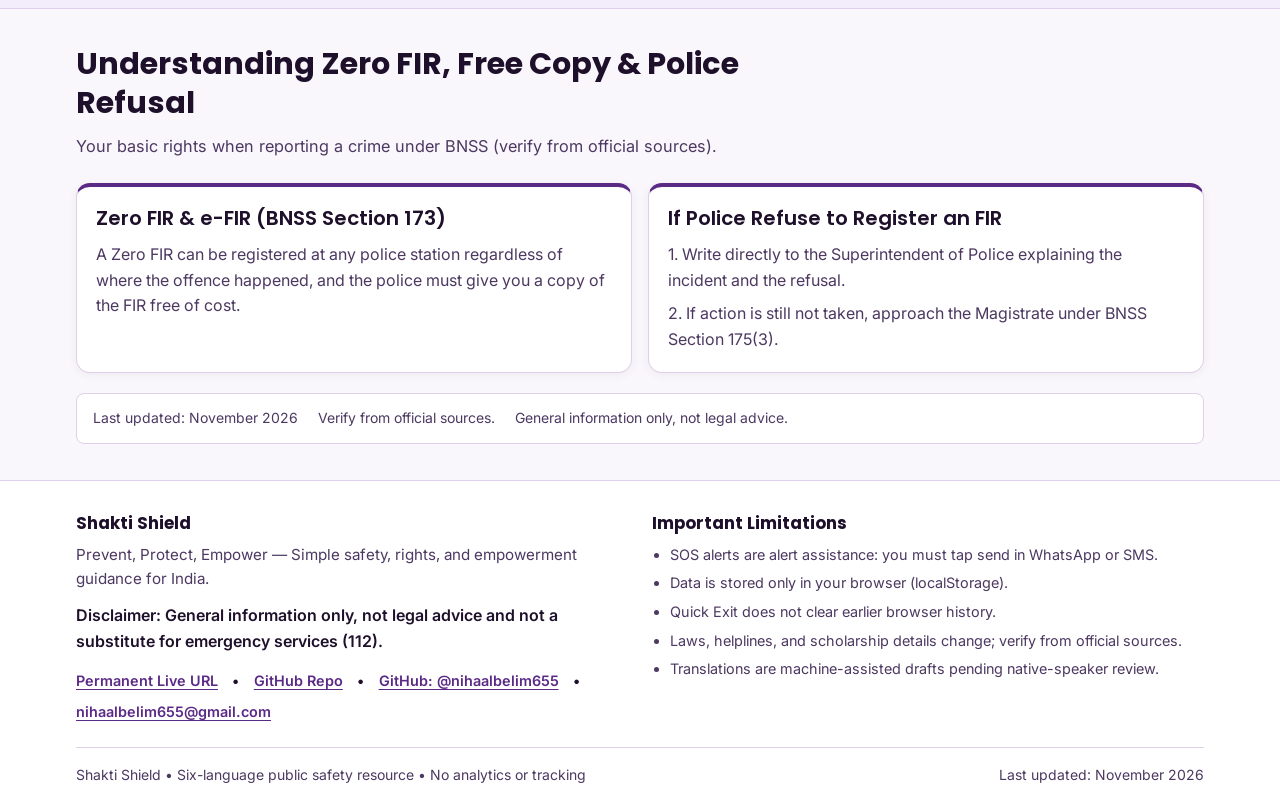
<file: shakti-shield/pages/incident-guide.html>
﻿<!DOCTYPE html>
<html lang="en">
<head>
  <meta charset="UTF-8">
  <meta name="viewport" content="width=device-width, initial-scale=1.0">
  <meta name="shakti-base" content="..">
  <title>Incident Guide | Shakti Shield</title>
  <meta name="description" content="Calm, step-by-step guidance for stalking, online harassment, workplace issues, and domestic violence, including evidence tips, Zero FIR, and verified helplines.">
  <meta name="theme-color" content="#5B2A86">
  <link rel="manifest" href="../manifest.json">
  <link rel="icon" type="image/png" href="../icons/icon-192.png">

  <script>
    (function () {
      try {
        var t = localStorage.getItem('shakti_theme');
        if (t === 'dark' || (!t && window.matchMedia && window.matchMedia('(prefers-color-scheme: dark)').matches)) {
          document.documentElement.setAttribute('data-theme', 'dark');
        }
      } catch (e) {}
    })();
  </script>

  <link rel="stylesheet" href="../css/style.css">
  <link rel="stylesheet" href="../css/responsive.css">
</head>
<body data-page-title-key="incidentGuide.meta.title" data-page-desc-key="incidentGuide.meta.description">
  <a href="#main-content" class="skip-link" data-i18n="skipLink">Skip to main content</a>

  <!-- Privacy Notice Banner -->
  <div id="privacy-banner" class="privacy-banner" role="region" aria-label="Privacy notice">
    <div class="container privacy-banner__inner">
      <p class="privacy-banner__text">
        <span aria-hidden="true">&#128274;</span>
        <span data-i18n="privacy.banner">Your data stays on your device. No tracking, no analytics, and no account needed.</span>
      </p>
      <button type="button" id="privacy-dismiss" class="privacy-banner__close" data-i18n="privacy.dismiss">Dismiss privacy notice</button>
    </div>
  </div>

  <!-- Sticky Navbar -->
  <header class="site-header">
    <div class="container">
      <div class="navbar">
        <a href="../index.html" class="brand-link">
          <span class="brand-link__icon" aria-hidden="true">
            <svg width="20" height="20" viewBox="0 0 24 24" fill="none" stroke="currentColor" stroke-width="2.2" stroke-linecap="round" stroke-linejoin="round">
              <path d="M12 22s8-4 8-10V5l-8-3-8 3v7c0 6 8 10 8 10z"></path>
              <path d="M9 12l2 2 4-4"></path>
            </svg>
          </span>
          <span class="brand-link__text" data-i18n="brand.name">Shakti Shield</span>
        </a>

        <div class="nav-controls">
          <label for="language-select" class="sr-only" data-i18n="nav.languageLabel">Select language</label>
          <select id="language-select" class="lang-select" aria-label="Select language" data-i18n-aria="nav.languageLabel">
            <option value="en" lang="en">English</option>
            <option value="hi" lang="hi">हिन्दी</option>
            <option value="bn" lang="bn">বাংলা</option>
            <option value="ta" lang="ta">தமிழ்</option>
            <option value="kn" lang="kn">ಕನ್ನಡ</option>
            <option value="te" lang="te">తెలుగు</option>
          </select>

          <button type="button" id="theme-toggle" class="icon-btn" aria-pressed="false" aria-label="Switch to dark mode">
            <span data-theme-icon aria-hidden="true">&#9790;</span>
            <span data-theme-label data-i18n="nav.darkModeLabel">Dark</span>
          </button>

          <button type="button" id="quick-exit-btn" class="quick-exit-btn" data-quick-exit aria-label="Quick Exit: leave this site immediately for a neutral page, or press Escape twice" data-i18n-aria="quickExit.ariaLabel">
            <span aria-hidden="true">&#8599;</span>
            <span data-i18n="quickExit.label">Quick Exit</span>
          </button>

          <button type="button" id="nav-toggle" class="nav-toggle" aria-expanded="false" aria-controls="nav-menu" aria-label="Toggle navigation menu" data-i18n-aria="nav.menuToggle">
            &#9776;
          </button>
        </div>

        <nav id="nav-menu" class="nav-menu" aria-label="Primary navigation">
          <ul class="nav-list">
            <li><a href="../index.html" class="nav-link" data-i18n="nav.home">Home</a></li>
            <li><a href="emergency.html" class="nav-link" data-i18n="nav.emergency">Emergency</a></li>
            <li><a href="toolkit.html" class="nav-link" data-i18n="nav.toolkit">Safety Toolkit</a></li>
            <li><a href="incident-guide.html" class="nav-link" data-i18n="nav.incidentGuide">Incident Guide</a></li>
            <li><a href="cyber.html" class="nav-link" data-i18n="nav.cyber">Cyber Safety</a></li>
            <li><a href="rights.html" class="nav-link" data-i18n="nav.rights">Know Your Rights</a></li>
            <li><a href="defence.html" class="nav-link" data-i18n="nav.defence">Self-Defence</a></li>
            <li><a href="quiz.html" class="nav-link" data-i18n="nav.quiz">Safety Quiz</a></li>
            <li><a href="empowerment.html" class="nav-link" data-i18n="nav.empowerment">Empowerment</a></li>
            <li><a href="contact.html" class="nav-link" data-i18n="nav.contact">Contact</a></li>
          </ul>
        </nav>
      </div>
    </div>
  </header>

  <main id="main-content">
    <!-- Header & Safety Note on Browsing History -->
    <section class="section" aria-labelledby="incident-title">
      <div class="container">
        <div class="section__header">
          <h1 id="incident-title" data-i18n="incidentGuide.heroTitle">Incident Guide</h1>
          <p class="section__subtitle" data-i18n="incidentGuide.heroSubtitle">
            Calm, practical steps on what to do, what evidence to save, and where to report.
          </p>
        </div>

        <aside class="safety-note-box" aria-labelledby="safety-note-title">
          <div class="safety-note-box__content">
            <h2 id="safety-note-title" style="font-size:1.08rem;" data-i18n="incidentGuide.safetyNoteTitle">
              Safety Note on Browsing History
            </h2>
            <p class="card__desc" data-i18n="incidentGuide.safetyNoteBody">
              Pages you visit may remain visible in your browser history on shared devices. Use private or incognito browsing when needed, and use Quick Exit (or press Escape twice) anytime.
            </p>
          </div>
          <button type="button" class="btn btn-primary" data-quick-exit data-i18n="quickExit.label">Quick Exit</button>
        </aside>
      </div>
    </section>

    <!-- Interactive Incident Wizard -->
    <section class="section section--soft" aria-labelledby="wizard-heading">
      <div class="container">
        <div class="section__header">
          <h2 id="wizard-heading" data-i18n="incidentGuide.wizardHeading">Choose What Happened (Step-by-Step Guide)</h2>
          <p class="section__subtitle" data-i18n="incidentGuide.wizardSubtitle">
            Select a situation below to see tailored steps, evidence to keep, reporting options, and verified helplines.
          </p>
        </div>

        <div id="incident-wizard">
          <div class="tablist" role="tablist" aria-label="Incident categories" data-i18n-aria="incidentGuide.scenariosLabel">
            <button type="button" id="inc-tab-stalking" class="tab-btn" role="tab" aria-selected="true" aria-controls="incident-panel" data-incident="stalking" data-i18n="incidentGuide.scenarios.stalking">Stalking</button>
            <button type="button" id="inc-tab-online" class="tab-btn" role="tab" aria-selected="false" aria-controls="incident-panel" tabindex="-1" data-incident="online" data-i18n="incidentGuide.scenarios.online">Online Harassment</button>
            <button type="button" id="inc-tab-workplace" class="tab-btn" role="tab" aria-selected="false" aria-controls="incident-panel" tabindex="-1" data-incident="workplace" data-i18n="incidentGuide.scenarios.workplace">Workplace Harassment</button>
            <button type="button" id="inc-tab-domestic" class="tab-btn" role="tab" aria-selected="false" aria-controls="incident-panel" tabindex="-1" data-incident="domestic" data-i18n="incidentGuide.scenarios.domestic">Domestic Violence</button>
          </div>

          <div id="incident-panel" role="tabpanel" aria-labelledby="inc-tab-stalking">
            <p id="incident-law-ref" class="law-ref-pill"></p>

            <div class="wizard-grid">
              <article class="wizard-step-card">
                <h3 data-i18n="incidentGuide.sectionTitles.steps">1. Immediate Steps to Take</h3>
                <ul id="incident-steps-list" class="wizard-step-list"></ul>
              </article>

              <article class="wizard-step-card">
                <h3 data-i18n="incidentGuide.sectionTitles.evidence">2. Evidence to Save</h3>
                <ul id="incident-evidence-list" class="wizard-step-list"></ul>
              </article>

              <article class="wizard-step-card">
                <h3 data-i18n="incidentGuide.sectionTitles.report">3. Where &amp; How to Report</h3>
                <ul id="incident-report-list" class="wizard-step-list"></ul>
              </article>

              <article class="wizard-step-card">
                <h3 data-i18n="incidentGuide.sectionTitles.helplines">4. Relevant Verified Helplines</h3>
                <div id="incident-helplines-list" class="helplines-grid" style="grid-template-columns:1fr;margin-top:0.5rem;"></div>
              </article>
            </div>
          </div>
        </div>

        <div class="meta-note-bar">
          <span data-i18n="common.lastUpdated">Last updated: November 2026</span>
          <span data-i18n="common.lastVerified">Last verified: 2026-11-25</span>
          <span data-i18n="common.verifySource">Verify from official sources.</span>
          <span data-i18n="common.notLegalAdvice">General information only, not legal advice.</span>
        </div>
      </div>
    </section>

    <!-- Zero FIR, Free Copy & Police Refusal Guide -->
    <section class="section" aria-labelledby="fir-heading">
      <div class="container">
        <div class="section__header">
          <h2 id="fir-heading" data-i18n="incidentGuide.fir.heading">Understanding Zero FIR, Free Copy &amp; Police Refusal</h2>
          <p class="section__subtitle" data-i18n="incidentGuide.fir.subtitle">
            Your basic rights when reporting a crime under BNSS (verify from official sources).
          </p>
        </div>

        <div class="facts-grid">
          <article class="fact-card">
            <h3 data-i18n="incidentGuide.fir.zeroFirTitle">Zero FIR &amp; e-FIR (BNSS Section 173)</h3>
            <p class="fact-card__body" data-i18n="incidentGuide.fir.zeroFirBody">
              A Zero FIR can be registered at any police station regardless of where the offence happened, and the police must give you a copy of the FIR free of cost.
            </p>
          </article>

          <article class="fact-card">
            <h3 data-i18n="incidentGuide.fir.refusalTitle">If Police Refuse to Register an FIR</h3>
            <p class="fact-card__body" data-i18n="incidentGuide.fir.refusalStep1">
              1. Write directly to the Superintendent of Police explaining the incident and the refusal.
            </p>
            <p class="fact-card__body" style="margin-top:0.5rem;" data-i18n="incidentGuide.fir.refusalStep2">
              2. If action is still not taken, approach the Magistrate under BNSS Section 175(3).
            </p>
          </article>
        </div>

        <div class="meta-note-bar">
          <span data-i18n="common.lastUpdated">Last updated: November 2026</span>
          <span data-i18n="common.verifySource">Verify from official sources.</span>
          <span data-i18n="common.notLegalAdvice">General information only, not legal advice.</span>
        </div>
      </div>
    </section>
  </main>

  <!-- Footer -->
  <footer class="site-footer">
    <div class="container">
      <div class="footer-grid">
        <div>
          <h2 class="footer-title" data-i18n="brand.name">Shakti Shield</h2>
          <p class="card__desc" data-i18n="footer.tagline">Prevent, Protect, Empower — Simple safety, rights, and empowerment guidance for India.</p>
                    <p class="footer-disclaimer" data-i18n="footer.disclaimer">
            Disclaimer: General information only, not legal advice and not a substitute for emergency services (112).
          </p>
          <div class="footer-links">
            <a href="https://nihaal26bca3079-sketch.github.io/Workshop-/shakti-shield/" target="_blank" rel="noopener noreferrer" data-i18n="footer.liveLink">Permanent Live URL</a>
            <span aria-hidden="true">&bull;</span>
            <a href="https://github.com/nihaal26bca3079-sketch/Workshop-/tree/main/shakti-shield" target="_blank" rel="noopener noreferrer" data-i18n="footer.repoLink">GitHub Repo</a>
            <span aria-hidden="true">&bull;</span>
            <a href="https://github.com/nihaalbelim655" target="_blank" rel="noopener noreferrer">GitHub: @nihaalbelim655</a>
            <span aria-hidden="true">&bull;</span>
            <a href="mailto:nihaalbelim655@gmail.com">nihaalbelim655@gmail.com</a>
          </div>
        </div>

        <div>
          <h2 class="footer-title" data-i18n="footer.limitationsTitle">Important Limitations</h2>
          <ul class="footer-list">
            <li data-i18n="footer.limitation1">SOS alerts are alert assistance: you must tap send in WhatsApp or SMS.</li>
            <li data-i18n="footer.limitation2">Data is stored only in your browser (localStorage).</li>
            <li data-i18n="footer.limitation3">Quick Exit does not clear earlier browser history.</li>
            <li data-i18n="footer.limitation4">Laws, helplines, and scholarship details change; verify from official sources.</li>
            <li data-i18n="footer.limitation5">Translations are machine-assisted drafts pending native-speaker review.</li>
          </ul>
        </div>
      </div>

      <div class="footer-bottom">
        <span data-i18n="footer.copyright">Shakti Shield • Six-language public safety resource • No analytics or tracking</span>
        <span data-i18n="common.lastUpdated">Last updated: November 2026</span>
      </div>
    </div>
  </footer>

  <script src="../js/fallback-data.js"></script>
  <script src="../js/language.js"></script>
  <script src="../js/main.js"></script>
</body>
</html>
</file>
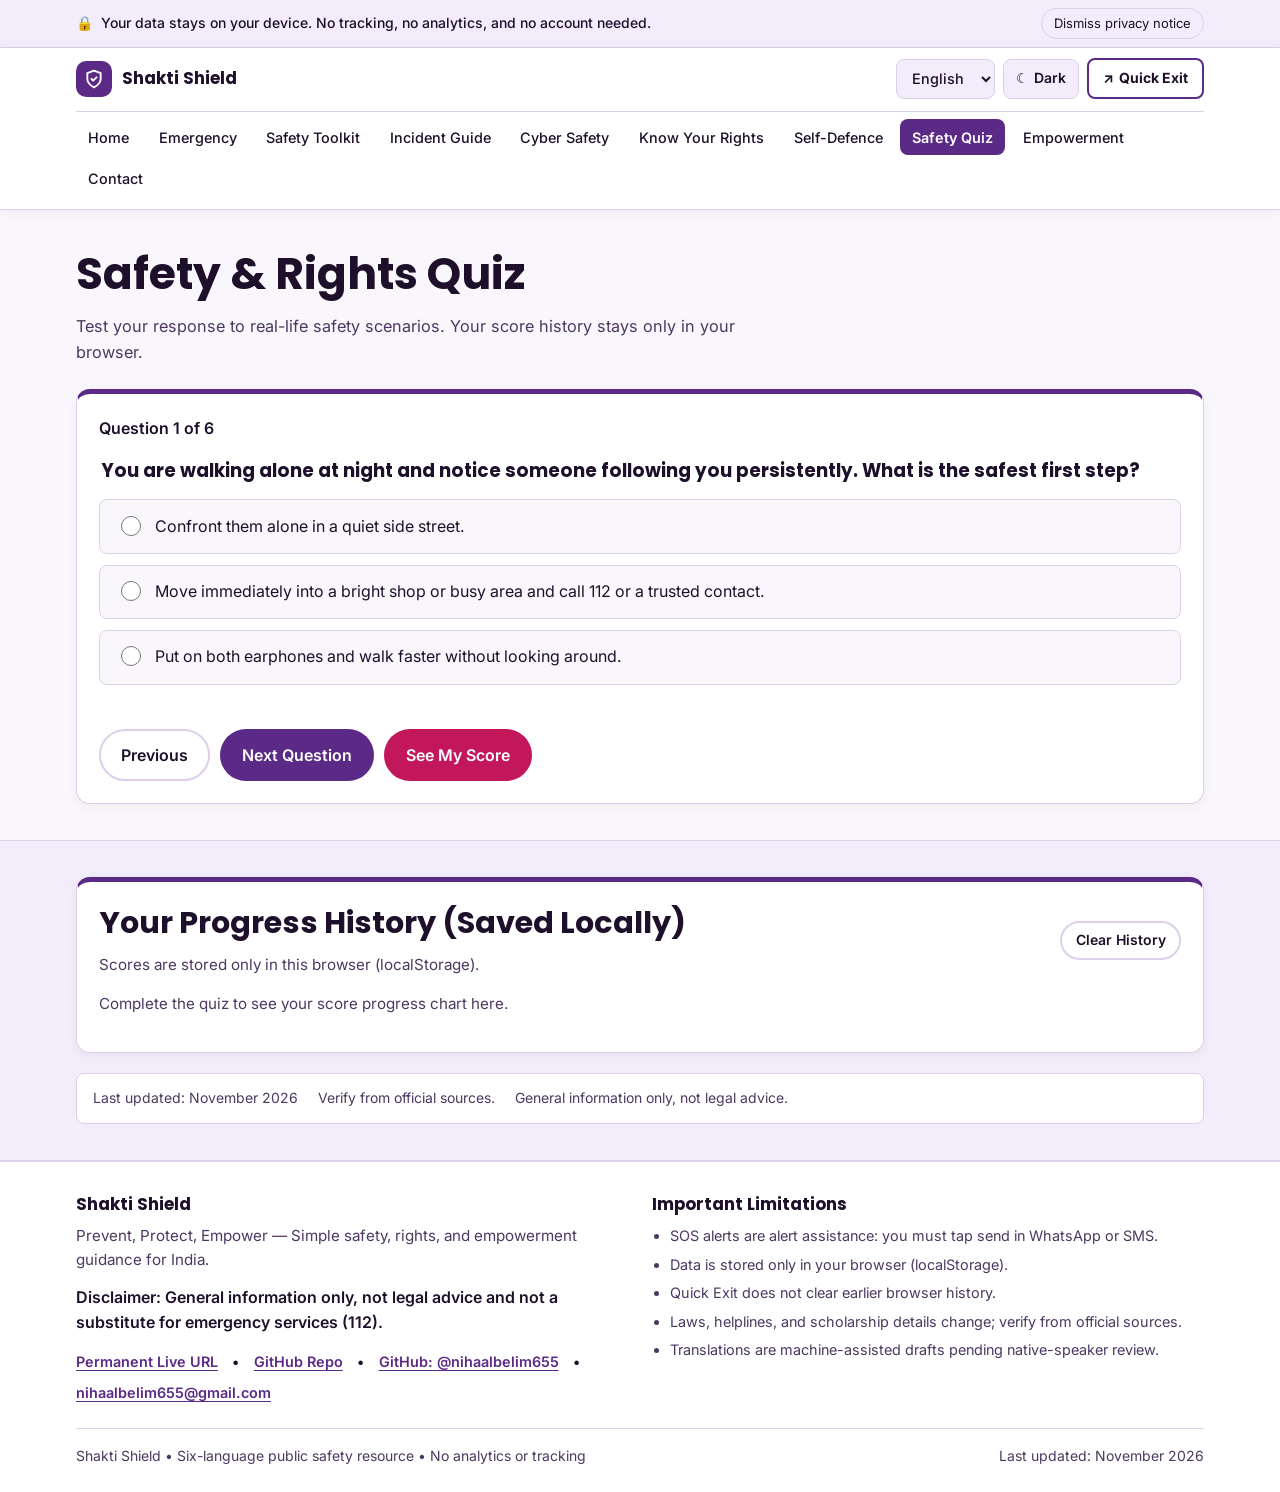
<file: shakti-shield/pages/quiz.html>
﻿<!DOCTYPE html>
<html lang="en">
<head>
  <meta charset="UTF-8">
  <meta name="viewport" content="width=device-width, initial-scale=1.0">
  <meta name="shakti-base" content="..">
  <title>Safety Quiz | Shakti Shield</title>
  <meta name="description" content="Scenario-based safety and legal awareness quiz with score ring, personalised tips, and local progress chart saved only in your browser.">
  <meta name="theme-color" content="#5B2A86">
  <link rel="manifest" href="../manifest.json">
  <link rel="icon" type="image/png" href="../icons/icon-192.png">

  <script>
    (function () {
      try {
        var t = localStorage.getItem('shakti_theme');
        if (t === 'dark' || (!t && window.matchMedia && window.matchMedia('(prefers-color-scheme: dark)').matches)) {
          document.documentElement.setAttribute('data-theme', 'dark');
        }
      } catch (e) {}
    })();
  </script>

  <link rel="stylesheet" href="../css/style.css">
  <link rel="stylesheet" href="../css/responsive.css">
</head>
<body data-page-title-key="quiz.meta.title" data-page-desc-key="quiz.meta.description">
  <a href="#main-content" class="skip-link" data-i18n="skipLink">Skip to main content</a>

  <!-- Privacy Notice Banner -->
  <div id="privacy-banner" class="privacy-banner" role="region" aria-label="Privacy notice">
    <div class="container privacy-banner__inner">
      <p class="privacy-banner__text">
        <span aria-hidden="true">&#128274;</span>
        <span data-i18n="privacy.banner">Your data stays on your device. No tracking, no analytics, and no account needed.</span>
      </p>
      <button type="button" id="privacy-dismiss" class="privacy-banner__close" data-i18n="privacy.dismiss">Dismiss privacy notice</button>
    </div>
  </div>

  <!-- Sticky Navbar -->
  <header class="site-header">
    <div class="container">
      <div class="navbar">
        <a href="../index.html" class="brand-link">
          <span class="brand-link__icon" aria-hidden="true">
            <svg width="20" height="20" viewBox="0 0 24 24" fill="none" stroke="currentColor" stroke-width="2.2" stroke-linecap="round" stroke-linejoin="round">
              <path d="M12 22s8-4 8-10V5l-8-3-8 3v7c0 6 8 10 8 10z"></path>
              <path d="M9 12l2 2 4-4"></path>
            </svg>
          </span>
          <span class="brand-link__text" data-i18n="brand.name">Shakti Shield</span>
        </a>

        <div class="nav-controls">
          <label for="language-select" class="sr-only" data-i18n="nav.languageLabel">Select language</label>
          <select id="language-select" class="lang-select" aria-label="Select language" data-i18n-aria="nav.languageLabel">
            <option value="en" lang="en">English</option>
            <option value="hi" lang="hi">हिन्दी</option>
            <option value="bn" lang="bn">বাংলা</option>
            <option value="ta" lang="ta">தமிழ்</option>
            <option value="kn" lang="kn">ಕನ್ನಡ</option>
            <option value="te" lang="te">తెలుగు</option>
          </select>

          <button type="button" id="theme-toggle" class="icon-btn" aria-pressed="false" aria-label="Switch to dark mode">
            <span data-theme-icon aria-hidden="true">&#9790;</span>
            <span data-theme-label data-i18n="nav.darkModeLabel">Dark</span>
          </button>

          <button type="button" id="quick-exit-btn" class="quick-exit-btn" data-quick-exit aria-label="Quick Exit: leave this site immediately for a neutral page, or press Escape twice" data-i18n-aria="quickExit.ariaLabel">
            <span aria-hidden="true">&#8599;</span>
            <span data-i18n="quickExit.label">Quick Exit</span>
          </button>

          <button type="button" id="nav-toggle" class="nav-toggle" aria-expanded="false" aria-controls="nav-menu" aria-label="Toggle navigation menu" data-i18n-aria="nav.menuToggle">
            &#9776;
          </button>
        </div>

        <nav id="nav-menu" class="nav-menu" aria-label="Primary navigation">
          <ul class="nav-list">
            <li><a href="../index.html" class="nav-link" data-i18n="nav.home">Home</a></li>
            <li><a href="emergency.html" class="nav-link" data-i18n="nav.emergency">Emergency</a></li>
            <li><a href="toolkit.html" class="nav-link" data-i18n="nav.toolkit">Safety Toolkit</a></li>
            <li><a href="incident-guide.html" class="nav-link" data-i18n="nav.incidentGuide">Incident Guide</a></li>
            <li><a href="cyber.html" class="nav-link" data-i18n="nav.cyber">Cyber Safety</a></li>
            <li><a href="rights.html" class="nav-link" data-i18n="nav.rights">Know Your Rights</a></li>
            <li><a href="defence.html" class="nav-link" data-i18n="nav.defence">Self-Defence</a></li>
            <li><a href="quiz.html" class="nav-link" data-i18n="nav.quiz">Safety Quiz</a></li>
            <li><a href="empowerment.html" class="nav-link" data-i18n="nav.empowerment">Empowerment</a></li>
            <li><a href="contact.html" class="nav-link" data-i18n="nav.contact">Contact</a></li>
          </ul>
        </nav>
      </div>
    </div>
  </header>

  <main id="main-content">
    <!-- Quiz Header & Interactive Question Stage -->
    <section class="section" aria-labelledby="quiz-title">
      <div class="container">
        <div class="section__header">
          <h1 id="quiz-title" data-i18n="quiz.heroTitle">Safety &amp; Rights Quiz</h1>
          <p class="section__subtitle" data-i18n="quiz.heroSubtitle">
            Test your response to real-life safety scenarios. Your score history stays only in your browser.
          </p>
        </div>

        <!-- Active Quiz Card -->
        <article id="quiz-stage" class="tool-card tool-card--primary">
          <p id="quiz-question-progress" class="checklist-progress" style="margin:0;"></p>
          <fieldset class="quiz-fieldset">
            <legend id="quiz-question-text" class="quiz-question-legend"></legend>
            <div id="quiz-options-list" class="quiz-options"></div>
          </fieldset>

          <p id="quiz-error" class="form-error" role="status" aria-live="polite"></p>

          <div class="btn-row">
            <button type="button" id="quiz-prev-btn" class="btn btn-outline" data-i18n="quiz.prevBtn">Previous</button>
            <button type="button" id="quiz-next-btn" class="btn btn-primary" data-i18n="quiz.nextBtn">Next Question</button>
            <button type="button" id="quiz-submit-btn" class="btn btn-action" data-i18n="quiz.submitBtn" hidden>See My Score</button>
          </div>
        </article>

        <!-- Results View (Score Ring + Personalised Tips + Review) -->
        <div id="quiz-results" hidden>
          <article class="tool-card tool-card--primary">
            <h2 data-i18n="quiz.scoreHeading">Your Result</h2>
            <div class="quiz-score-layout">
              <div class="score-ring-wrap">
                <svg viewBox="0 0 128 128" class="score-ring-svg" aria-hidden="true">
                  <circle cx="64" cy="64" r="52" class="score-ring-bg"></circle>
                  <circle id="quiz-ring-progress" cx="64" cy="64" r="52" class="score-ring-progress"></circle>
                </svg>
                <div id="quiz-ring-percent" class="score-ring-label">0%</div>
              </div>

              <div style="flex:1 1 240px;">
                <p id="quiz-score-summary" style="font-size:1.1rem;font-weight:700;"></p>
                <h3 data-i18n="quiz.tipsHeading">Personalised Tips</h3>
                <p id="quiz-tier-tip" class="card__desc"></p>
                <div id="quiz-tip-links" class="btn-row" style="margin-top:0.75rem;"></div>
              </div>
            </div>

            <div class="btn-row">
              <button type="button" id="quiz-retake-btn" class="btn btn-primary" data-i18n="quiz.retakeBtn">Retake Quiz</button>
            </div>
          </article>

          <article class="tool-card" style="margin-top:1.25rem;">
            <h2 data-i18n="quiz.reviewHeading">Review Your Answers</h2>
            <div id="quiz-review-list" class="quiz-review-grid"></div>
          </article>
        </div>
      </div>
    </section>

    <!-- Progress Chart (SVG + localStorage History) -->
    <section class="section section--soft" aria-labelledby="quiz-history-heading">
      <div class="container">
        <article class="tool-card tool-card--primary">
          <div style="display:flex;flex-wrap:wrap;justify-content:space-between;align-items:center;gap:0.75rem;">
            <div>
              <h2 id="quiz-history-heading" data-i18n="quiz.historyHeading">Your Progress History (Saved Locally)</h2>
              <p class="card__desc" data-i18n="quiz.historySubtitle">Scores are stored only in this browser (localStorage).</p>
            </div>
            <button type="button" id="quiz-clear-history-btn" class="btn btn-outline btn-sm" data-i18n="quiz.clearHistoryBtn" hidden>Clear History</button>
          </div>

          <p id="quiz-history-empty" class="card__desc" data-i18n="quiz.historyEmpty">
            Complete the quiz to see your score progress chart here.
          </p>
          <div id="quiz-chart-container"></div>
        </article>

        <div class="meta-note-bar">
          <span data-i18n="common.lastUpdated">Last updated: November 2026</span>
          <span data-i18n="common.verifySource">Verify from official sources.</span>
          <span data-i18n="common.notLegalAdvice">General information only, not legal advice.</span>
        </div>
      </div>
    </section>
  </main>

  <!-- Footer -->
  <footer class="site-footer">
    <div class="container">
      <div class="footer-grid">
        <div>
          <h2 class="footer-title" data-i18n="brand.name">Shakti Shield</h2>
          <p class="card__desc" data-i18n="footer.tagline">Prevent, Protect, Empower — Simple safety, rights, and empowerment guidance for India.</p>
                    <p class="footer-disclaimer" data-i18n="footer.disclaimer">
            Disclaimer: General information only, not legal advice and not a substitute for emergency services (112).
          </p>
          <div class="footer-links">
            <a href="https://nihaal26bca3079-sketch.github.io/Workshop-/shakti-shield/" target="_blank" rel="noopener noreferrer" data-i18n="footer.liveLink">Permanent Live URL</a>
            <span aria-hidden="true">&bull;</span>
            <a href="https://github.com/nihaal26bca3079-sketch/Workshop-/tree/main/shakti-shield" target="_blank" rel="noopener noreferrer" data-i18n="footer.repoLink">GitHub Repo</a>
            <span aria-hidden="true">&bull;</span>
            <a href="https://github.com/nihaalbelim655" target="_blank" rel="noopener noreferrer">GitHub: @nihaalbelim655</a>
            <span aria-hidden="true">&bull;</span>
            <a href="mailto:nihaalbelim655@gmail.com">nihaalbelim655@gmail.com</a>
          </div>
        </div>

        <div>
          <h2 class="footer-title" data-i18n="footer.limitationsTitle">Important Limitations</h2>
          <ul class="footer-list">
            <li data-i18n="footer.limitation1">SOS alerts are alert assistance: you must tap send in WhatsApp or SMS.</li>
            <li data-i18n="footer.limitation2">Data is stored only in your browser (localStorage).</li>
            <li data-i18n="footer.limitation3">Quick Exit does not clear earlier browser history.</li>
            <li data-i18n="footer.limitation4">Laws, helplines, and scholarship details change; verify from official sources.</li>
            <li data-i18n="footer.limitation5">Translations are machine-assisted drafts pending native-speaker review.</li>
          </ul>
        </div>
      </div>

      <div class="footer-bottom">
        <span data-i18n="footer.copyright">Shakti Shield • Six-language public safety resource • No analytics or tracking</span>
        <span data-i18n="common.lastUpdated">Last updated: November 2026</span>
      </div>
    </div>
  </footer>

  <script src="../js/fallback-data.js"></script>
  <script src="../js/language.js"></script>
  <script src="../js/main.js"></script>
  <script src="../js/quiz.js"></script>
</body>
</html>
</file>
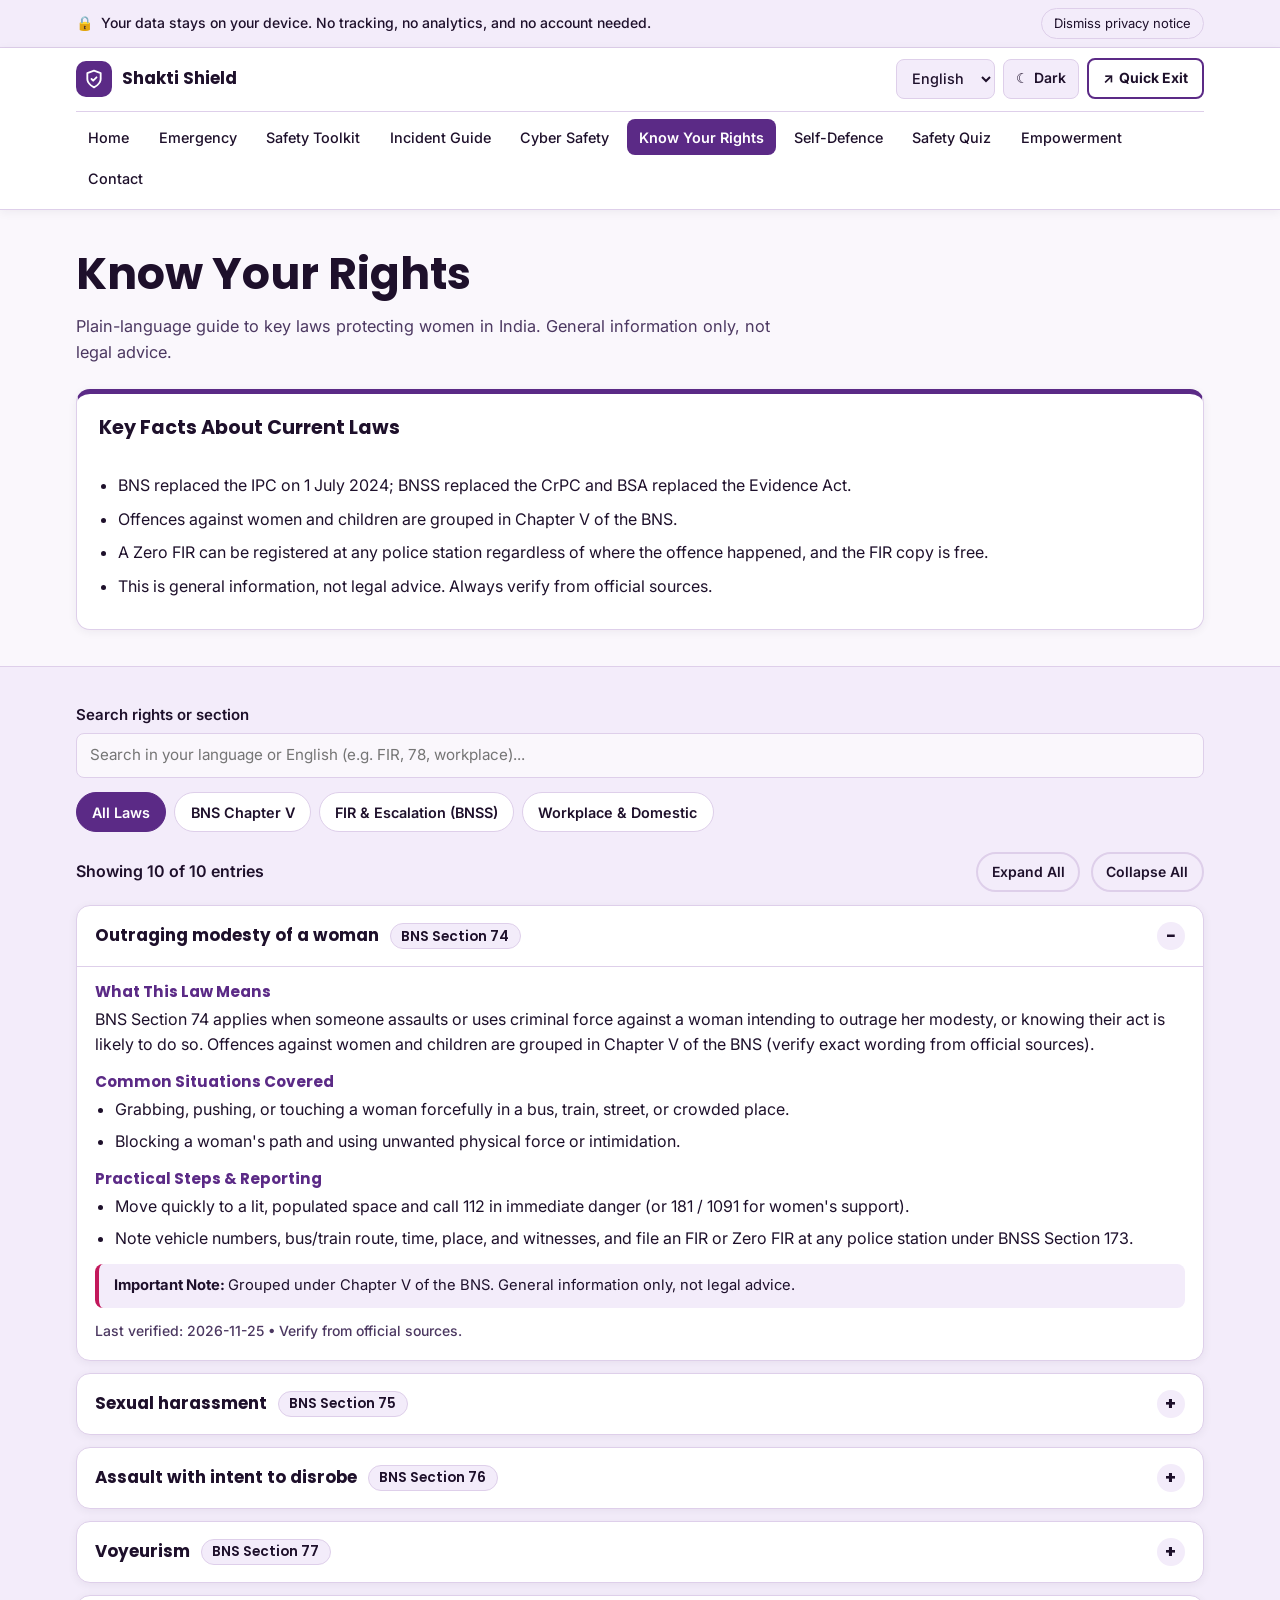
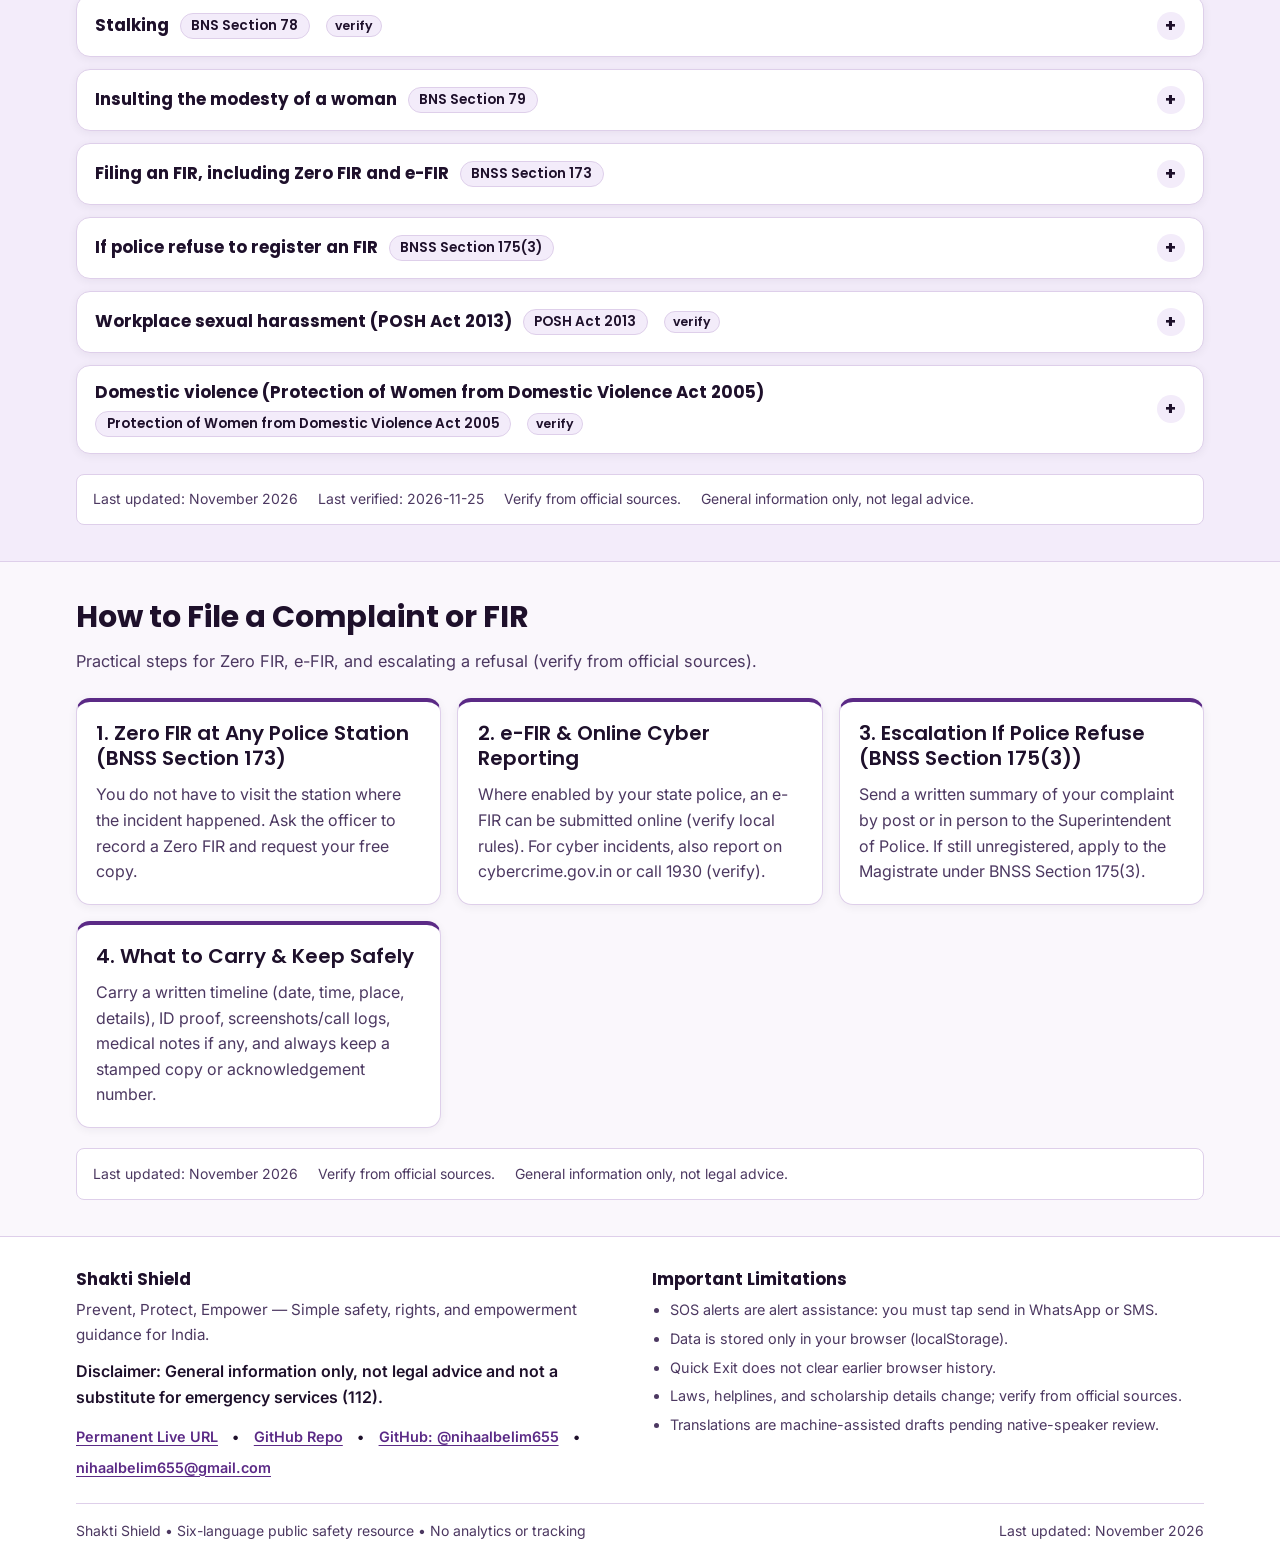
<file: shakti-shield/pages/rights.html>
﻿<!DOCTYPE html>
<html lang="en">
<head>
  <meta charset="UTF-8">
  <meta name="viewport" content="width=device-width, initial-scale=1.0">
  <meta name="shakti-base" content="..">
  <title>Know Your Rights | Shakti Shield</title>
  <meta name="description" content="Searchable and filterable guide to women's legal rights in India under BNS, BNSS, POSH Act 2013, and Domestic Violence Act 2005.">
  <meta name="theme-color" content="#5B2A86">
  <link rel="manifest" href="../manifest.json">
  <link rel="icon" type="image/png" href="../icons/icon-192.png">

  <script>
    (function () {
      try {
        var t = localStorage.getItem('shakti_theme');
        if (t === 'dark' || (!t && window.matchMedia && window.matchMedia('(prefers-color-scheme: dark)').matches)) {
          document.documentElement.setAttribute('data-theme', 'dark');
        }
      } catch (e) {}
    })();
  </script>

  <link rel="stylesheet" href="../css/style.css">
  <link rel="stylesheet" href="../css/responsive.css">
</head>
<body data-page-title-key="rights.meta.title" data-page-desc-key="rights.meta.description">
  <a href="#main-content" class="skip-link" data-i18n="skipLink">Skip to main content</a>

  <!-- Privacy Notice Banner -->
  <div id="privacy-banner" class="privacy-banner" role="region" aria-label="Privacy notice">
    <div class="container privacy-banner__inner">
      <p class="privacy-banner__text">
        <span aria-hidden="true">&#128274;</span>
        <span data-i18n="privacy.banner">Your data stays on your device. No tracking, no analytics, and no account needed.</span>
      </p>
      <button type="button" id="privacy-dismiss" class="privacy-banner__close" data-i18n="privacy.dismiss">Dismiss privacy notice</button>
    </div>
  </div>

  <!-- Sticky Navbar -->
  <header class="site-header">
    <div class="container">
      <div class="navbar">
        <a href="../index.html" class="brand-link">
          <span class="brand-link__icon" aria-hidden="true">
            <svg width="20" height="20" viewBox="0 0 24 24" fill="none" stroke="currentColor" stroke-width="2.2" stroke-linecap="round" stroke-linejoin="round">
              <path d="M12 22s8-4 8-10V5l-8-3-8 3v7c0 6 8 10 8 10z"></path>
              <path d="M9 12l2 2 4-4"></path>
            </svg>
          </span>
          <span class="brand-link__text" data-i18n="brand.name">Shakti Shield</span>
        </a>

        <div class="nav-controls">
          <label for="language-select" class="sr-only" data-i18n="nav.languageLabel">Select language</label>
          <select id="language-select" class="lang-select" aria-label="Select language" data-i18n-aria="nav.languageLabel">
            <option value="en" lang="en">English</option>
            <option value="hi" lang="hi">हिन्दी</option>
            <option value="bn" lang="bn">বাংলা</option>
            <option value="ta" lang="ta">தமிழ்</option>
            <option value="kn" lang="kn">ಕನ್ನಡ</option>
            <option value="te" lang="te">తెలుగు</option>
          </select>

          <button type="button" id="theme-toggle" class="icon-btn" aria-pressed="false" aria-label="Switch to dark mode">
            <span data-theme-icon aria-hidden="true">&#9790;</span>
            <span data-theme-label data-i18n="nav.darkModeLabel">Dark</span>
          </button>

          <button type="button" id="quick-exit-btn" class="quick-exit-btn" data-quick-exit aria-label="Quick Exit: leave this site immediately for a neutral page, or press Escape twice" data-i18n-aria="quickExit.ariaLabel">
            <span aria-hidden="true">&#8599;</span>
            <span data-i18n="quickExit.label">Quick Exit</span>
          </button>

          <button type="button" id="nav-toggle" class="nav-toggle" aria-expanded="false" aria-controls="nav-menu" aria-label="Toggle navigation menu" data-i18n-aria="nav.menuToggle">
            &#9776;
          </button>
        </div>

        <nav id="nav-menu" class="nav-menu" aria-label="Primary navigation">
          <ul class="nav-list">
            <li><a href="../index.html" class="nav-link" data-i18n="nav.home">Home</a></li>
            <li><a href="emergency.html" class="nav-link" data-i18n="nav.emergency">Emergency</a></li>
            <li><a href="toolkit.html" class="nav-link" data-i18n="nav.toolkit">Safety Toolkit</a></li>
            <li><a href="incident-guide.html" class="nav-link" data-i18n="nav.incidentGuide">Incident Guide</a></li>
            <li><a href="cyber.html" class="nav-link" data-i18n="nav.cyber">Cyber Safety</a></li>
            <li><a href="rights.html" class="nav-link" data-i18n="nav.rights">Know Your Rights</a></li>
            <li><a href="defence.html" class="nav-link" data-i18n="nav.defence">Self-Defence</a></li>
            <li><a href="quiz.html" class="nav-link" data-i18n="nav.quiz">Safety Quiz</a></li>
            <li><a href="empowerment.html" class="nav-link" data-i18n="nav.empowerment">Empowerment</a></li>
            <li><a href="contact.html" class="nav-link" data-i18n="nav.contact">Contact</a></li>
          </ul>
        </nav>
      </div>
    </div>
  </header>

  <main id="main-content">
    <!-- Header & Key Context Notes -->
    <section class="section" aria-labelledby="rights-title">
      <div class="container">
        <div class="section__header">
          <h1 id="rights-title" data-i18n="rights.heroTitle">Know Your Rights</h1>
          <p class="section__subtitle" data-i18n="rights.heroSubtitle">
            Plain-language guide to key laws protecting women in India. General information only, not legal advice.
          </p>
        </div>

        <article class="tool-card tool-card--primary">
          <h2 style="font-size:1.2rem;" data-i18n="rights.notesHeading">Key Facts About Current Laws</h2>
          <ul id="rights-law-notes" class="wizard-step-list"></ul>
        </article>
      </div>
    </section>

    <!-- Searchable & Filterable Legal Rights Accordion -->
    <section class="section section--soft" aria-label="Verified legal rights directory">
      <div class="container">
        <div class="search-filter-bar">
          <div class="form-group">
            <label for="rights-search-input" class="form-label" data-i18n="rights.searchLabel">Search rights or section</label>
            <input type="search" id="rights-search-input" class="form-input" placeholder="Search in your language or English (e.g. FIR, 78, workplace)..." data-i18n-placeholder="rights.searchPlaceholder">
          </div>

          <div id="rights-filters" class="filter-pills" role="group" aria-label="Filter by category" data-i18n-aria="rights.filterLabel">
            <button type="button" class="filter-btn" data-category="all" aria-pressed="true" data-i18n="rights.filters.all">All Laws</button>
            <button type="button" class="filter-btn" data-category="bns" aria-pressed="false" data-i18n="rights.filters.bns">BNS Chapter V</button>
            <button type="button" class="filter-btn" data-category="reporting" aria-pressed="false" data-i18n="rights.filters.reporting">FIR &amp; Escalation (BNSS)</button>
            <button type="button" class="filter-btn" data-category="workplace_domestic" aria-pressed="false" data-i18n="rights.filters.workplace_domestic">Workplace &amp; Domestic</button>
          </div>
        </div>

        <div style="display:flex;flex-wrap:wrap;justify-content:space-between;align-items:center;gap:0.75rem;margin-bottom:0.85rem;">
          <p id="rights-count" class="checklist-progress" style="margin:0;" role="status" aria-live="polite"></p>
          <div class="btn-row">
            <button type="button" id="rights-expand-all" class="btn btn-outline btn-sm" data-i18n="rights.expandAllBtn">Expand All</button>
            <button type="button" id="rights-collapse-all" class="btn btn-outline btn-sm" data-i18n="rights.collapseAllBtn">Collapse All</button>
          </div>
        </div>
        <p id="rights-no-results" class="card__desc" data-i18n="rights.noResults" hidden>
          No matching legal entries found. Try another keyword or select All Laws.
        </p>

        <div id="rights-accordion" class="accordion-list"></div>

        <div class="meta-note-bar">
          <span data-i18n="common.lastUpdated">Last updated: November 2026</span>
          <span data-i18n="common.lastVerified">Last verified: 2026-11-25</span>
          <span data-i18n="common.verifySource">Verify from official sources.</span>
          <span data-i18n="common.notLegalAdvice">General information only, not legal advice.</span>
        </div>
      </div>
    </section>

    <!-- How to File a Complaint or FIR -->
    <section class="section" aria-labelledby="rights-fir-heading">
      <div class="container">
        <div class="section__header">
          <h2 id="rights-fir-heading" data-i18n="rights.firGuide.heading">How to File a Complaint or FIR</h2>
          <p class="section__subtitle" data-i18n="rights.firGuide.subtitle">
            Practical steps for Zero FIR, e-FIR, and escalating a refusal (verify from official sources).
          </p>
        </div>

        <div id="rights-fir-steps" class="cards-grid"></div>

        <div class="meta-note-bar">
          <span data-i18n="common.lastUpdated">Last updated: November 2026</span>
          <span data-i18n="common.verifySource">Verify from official sources.</span>
          <span data-i18n="common.notLegalAdvice">General information only, not legal advice.</span>
        </div>
      </div>
    </section>
  </main>

  <!-- Footer -->
  <footer class="site-footer">
    <div class="container">
      <div class="footer-grid">
        <div>
          <h2 class="footer-title" data-i18n="brand.name">Shakti Shield</h2>
          <p class="card__desc" data-i18n="footer.tagline">Prevent, Protect, Empower — Simple safety, rights, and empowerment guidance for India.</p>
                    <p class="footer-disclaimer" data-i18n="footer.disclaimer">
            Disclaimer: General information only, not legal advice and not a substitute for emergency services (112).
          </p>
          <div class="footer-links">
            <a href="https://nihaal26bca3079-sketch.github.io/Workshop-/shakti-shield/" target="_blank" rel="noopener noreferrer" data-i18n="footer.liveLink">Permanent Live URL</a>
            <span aria-hidden="true">&bull;</span>
            <a href="https://github.com/nihaal26bca3079-sketch/Workshop-/tree/main/shakti-shield" target="_blank" rel="noopener noreferrer" data-i18n="footer.repoLink">GitHub Repo</a>
            <span aria-hidden="true">&bull;</span>
            <a href="https://github.com/nihaalbelim655" target="_blank" rel="noopener noreferrer">GitHub: @nihaalbelim655</a>
            <span aria-hidden="true">&bull;</span>
            <a href="mailto:nihaalbelim655@gmail.com">nihaalbelim655@gmail.com</a>
          </div>
        </div>

        <div>
          <h2 class="footer-title" data-i18n="footer.limitationsTitle">Important Limitations</h2>
          <ul class="footer-list">
            <li data-i18n="footer.limitation1">SOS alerts are alert assistance: you must tap send in WhatsApp or SMS.</li>
            <li data-i18n="footer.limitation2">Data is stored only in your browser (localStorage).</li>
            <li data-i18n="footer.limitation3">Quick Exit does not clear earlier browser history.</li>
            <li data-i18n="footer.limitation4">Laws, helplines, and scholarship details change; verify from official sources.</li>
            <li data-i18n="footer.limitation5">Translations are machine-assisted drafts pending native-speaker review.</li>
          </ul>
        </div>
      </div>

      <div class="footer-bottom">
        <span data-i18n="footer.copyright">Shakti Shield • Six-language public safety resource • No analytics or tracking</span>
        <span data-i18n="common.lastUpdated">Last updated: November 2026</span>
      </div>
    </div>
  </footer>

  <script src="../js/fallback-data.js"></script>
  <script src="../js/language.js"></script>
  <script src="../js/main.js"></script>
  <script src="../js/search.js"></script>
</body>
</html>
</file>
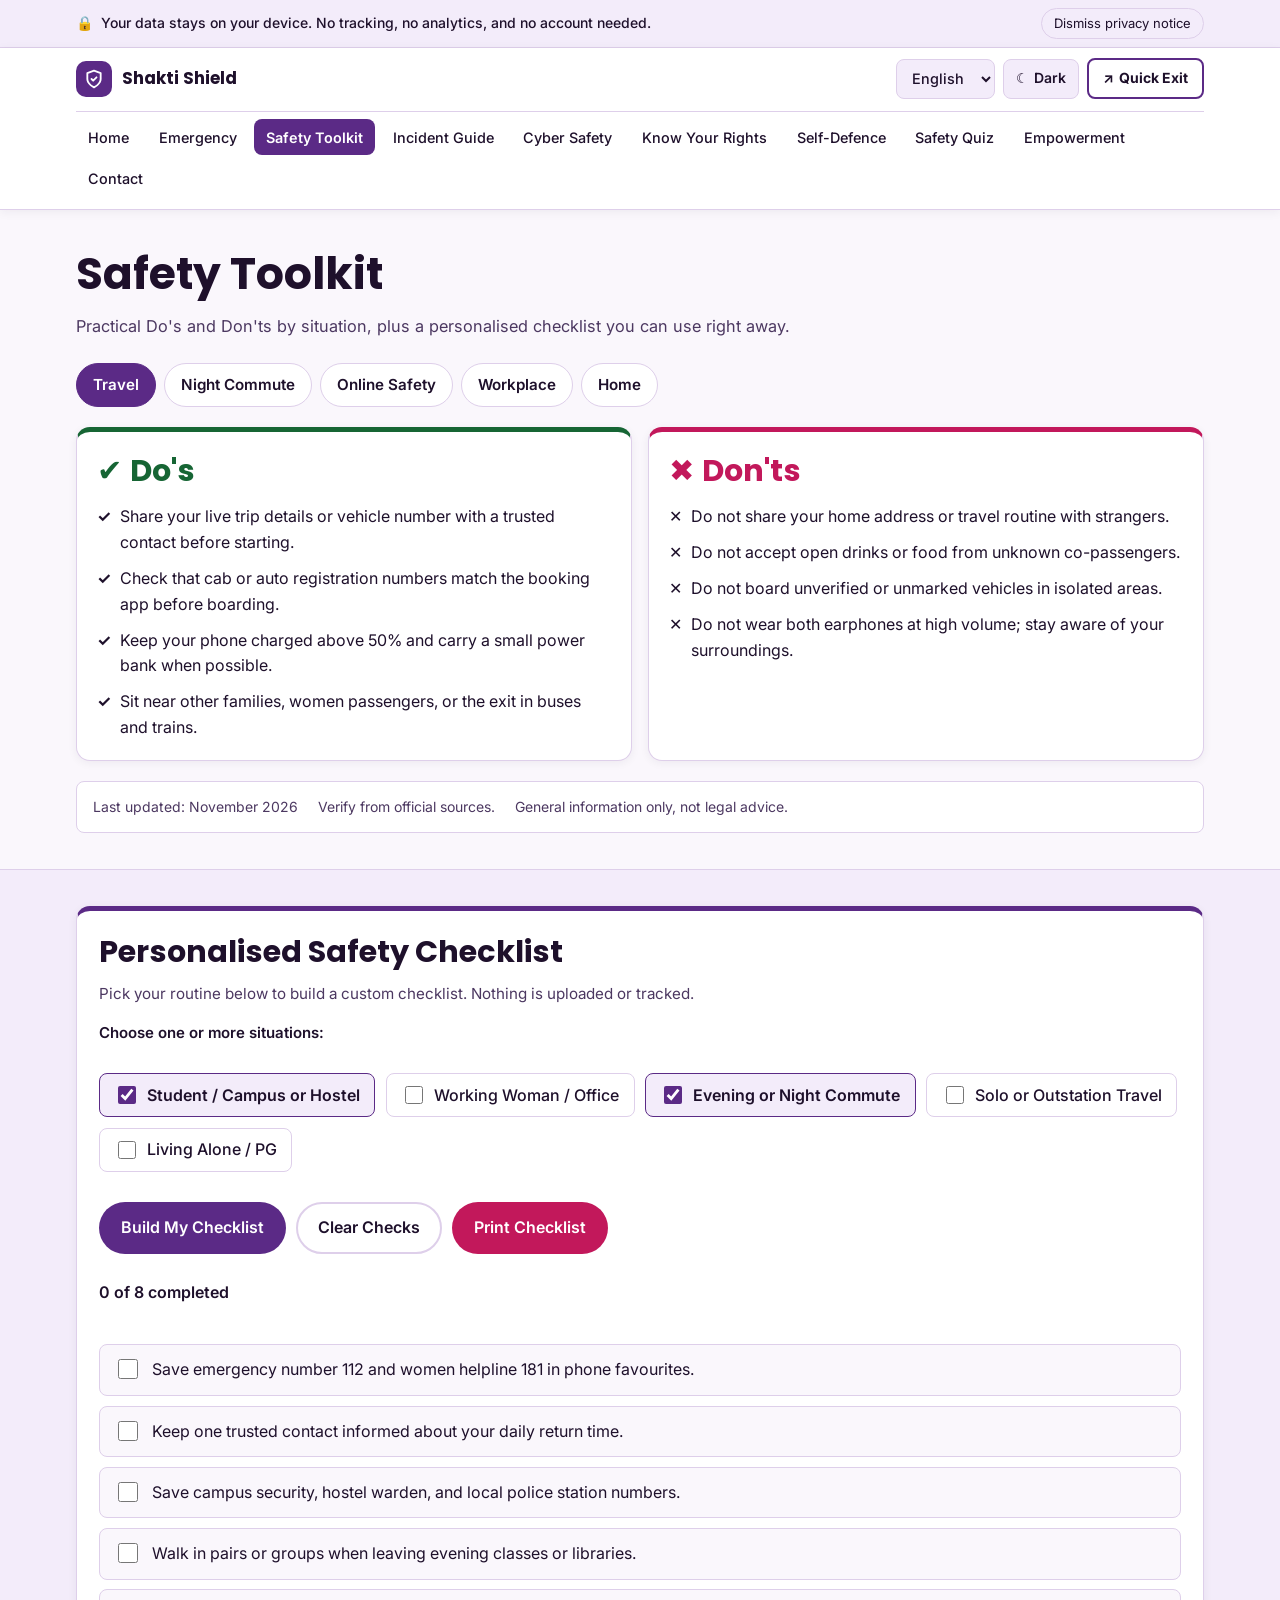
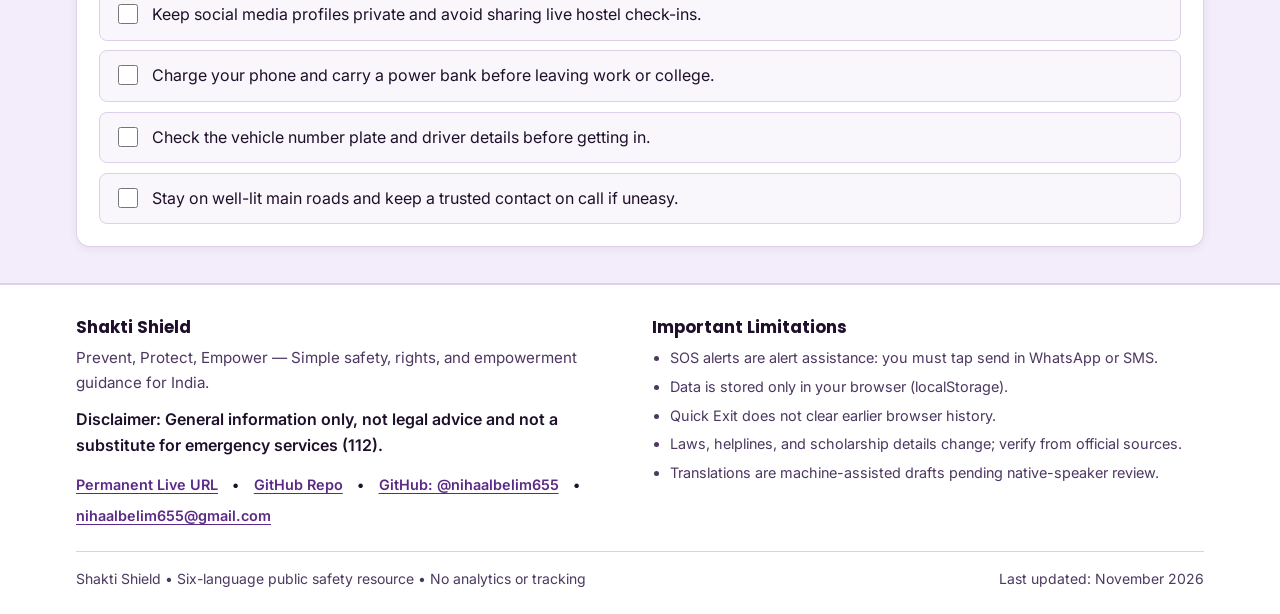
<file: shakti-shield/pages/toolkit.html>
﻿<!DOCTYPE html>
<html lang="en">
<head>
  <meta charset="UTF-8">
  <meta name="viewport" content="width=device-width, initial-scale=1.0">
  <meta name="shakti-base" content="..">
  <title>Safety Toolkit | Shakti Shield</title>
  <meta name="description" content="Practical Do's and Don'ts for travel, night commute, online safety, workplace, and home, plus a personalised safety checklist generator.">
  <meta name="theme-color" content="#5B2A86">
  <link rel="manifest" href="../manifest.json">
  <link rel="icon" type="image/png" href="../icons/icon-192.png">

  <script>
    (function () {
      try {
        var t = localStorage.getItem('shakti_theme');
        if (t === 'dark' || (!t && window.matchMedia && window.matchMedia('(prefers-color-scheme: dark)').matches)) {
          document.documentElement.setAttribute('data-theme', 'dark');
        }
      } catch (e) {}
    })();
  </script>

  <link rel="stylesheet" href="../css/style.css">
  <link rel="stylesheet" href="../css/responsive.css">
</head>
<body data-page-title-key="toolkit.meta.title" data-page-desc-key="toolkit.meta.description">
  <a href="#main-content" class="skip-link" data-i18n="skipLink">Skip to main content</a>

  <!-- Privacy Notice Banner -->
  <div id="privacy-banner" class="privacy-banner" role="region" aria-label="Privacy notice">
    <div class="container privacy-banner__inner">
      <p class="privacy-banner__text">
        <span aria-hidden="true">&#128274;</span>
        <span data-i18n="privacy.banner">Your data stays on your device. No tracking, no analytics, and no account needed.</span>
      </p>
      <button type="button" id="privacy-dismiss" class="privacy-banner__close" data-i18n="privacy.dismiss">Dismiss privacy notice</button>
    </div>
  </div>

  <!-- Sticky Navbar -->
  <header class="site-header">
    <div class="container">
      <div class="navbar">
        <a href="../index.html" class="brand-link">
          <span class="brand-link__icon" aria-hidden="true">
            <svg width="20" height="20" viewBox="0 0 24 24" fill="none" stroke="currentColor" stroke-width="2.2" stroke-linecap="round" stroke-linejoin="round">
              <path d="M12 22s8-4 8-10V5l-8-3-8 3v7c0 6 8 10 8 10z"></path>
              <path d="M9 12l2 2 4-4"></path>
            </svg>
          </span>
          <span class="brand-link__text" data-i18n="brand.name">Shakti Shield</span>
        </a>

        <div class="nav-controls">
          <label for="language-select" class="sr-only" data-i18n="nav.languageLabel">Select language</label>
          <select id="language-select" class="lang-select" aria-label="Select language" data-i18n-aria="nav.languageLabel">
            <option value="en" lang="en">English</option>
            <option value="hi" lang="hi">हिन्दी</option>
            <option value="bn" lang="bn">বাংলা</option>
            <option value="ta" lang="ta">தமிழ்</option>
            <option value="kn" lang="kn">ಕನ್ನಡ</option>
            <option value="te" lang="te">తెలుగు</option>
          </select>

          <button type="button" id="theme-toggle" class="icon-btn" aria-pressed="false" aria-label="Switch to dark mode">
            <span data-theme-icon aria-hidden="true">&#9790;</span>
            <span data-theme-label data-i18n="nav.darkModeLabel">Dark</span>
          </button>

          <button type="button" id="quick-exit-btn" class="quick-exit-btn" data-quick-exit aria-label="Quick Exit: leave this site immediately for a neutral page, or press Escape twice" data-i18n-aria="quickExit.ariaLabel">
            <span aria-hidden="true">&#8599;</span>
            <span data-i18n="quickExit.label">Quick Exit</span>
          </button>

          <button type="button" id="nav-toggle" class="nav-toggle" aria-expanded="false" aria-controls="nav-menu" aria-label="Toggle navigation menu" data-i18n-aria="nav.menuToggle">
            &#9776;
          </button>
        </div>

        <nav id="nav-menu" class="nav-menu" aria-label="Primary navigation">
          <ul class="nav-list">
            <li><a href="../index.html" class="nav-link" data-i18n="nav.home">Home</a></li>
            <li><a href="emergency.html" class="nav-link" data-i18n="nav.emergency">Emergency</a></li>
            <li><a href="toolkit.html" class="nav-link" data-i18n="nav.toolkit">Safety Toolkit</a></li>
            <li><a href="incident-guide.html" class="nav-link" data-i18n="nav.incidentGuide">Incident Guide</a></li>
            <li><a href="cyber.html" class="nav-link" data-i18n="nav.cyber">Cyber Safety</a></li>
            <li><a href="rights.html" class="nav-link" data-i18n="nav.rights">Know Your Rights</a></li>
            <li><a href="defence.html" class="nav-link" data-i18n="nav.defence">Self-Defence</a></li>
            <li><a href="quiz.html" class="nav-link" data-i18n="nav.quiz">Safety Quiz</a></li>
            <li><a href="empowerment.html" class="nav-link" data-i18n="nav.empowerment">Empowerment</a></li>
            <li><a href="contact.html" class="nav-link" data-i18n="nav.contact">Contact</a></li>
          </ul>
        </nav>
      </div>
    </div>
  </header>

  <main id="main-content">
    <!-- Page Header & Tabs -->
    <section class="section" aria-labelledby="toolkit-title">
      <div class="container">
        <div class="section__header">
          <h1 id="toolkit-title" data-i18n="toolkit.heroTitle">Safety Toolkit</h1>
          <p class="section__subtitle" data-i18n="toolkit.heroSubtitle">
            Practical Do's and Don'ts by situation, plus a personalised checklist you can use right away.
          </p>
        </div>

        <!-- Tabs: Travel, Night Commute, Online Safety, Workplace, Home -->
        <div id="toolkit-tablist" class="tablist" role="tablist" aria-label="Safety categories" data-i18n-aria="toolkit.tabsLabel">
          <button type="button" id="tab-travel" class="tab-btn" role="tab" aria-selected="true" aria-controls="toolkit-tabpanel" data-tab="travel" data-i18n="toolkit.tabs.travel">Travel</button>
          <button type="button" id="tab-night" class="tab-btn" role="tab" aria-selected="false" aria-controls="toolkit-tabpanel" tabindex="-1" data-tab="night" data-i18n="toolkit.tabs.night">Night Commute</button>
          <button type="button" id="tab-online" class="tab-btn" role="tab" aria-selected="false" aria-controls="toolkit-tabpanel" tabindex="-1" data-tab="online" data-i18n="toolkit.tabs.online">Online Safety</button>
          <button type="button" id="tab-workplace" class="tab-btn" role="tab" aria-selected="false" aria-controls="toolkit-tabpanel" tabindex="-1" data-tab="workplace" data-i18n="toolkit.tabs.workplace">Workplace</button>
          <button type="button" id="tab-home" class="tab-btn" role="tab" aria-selected="false" aria-controls="toolkit-tabpanel" tabindex="-1" data-tab="home" data-i18n="toolkit.tabs.home">Home</button>
        </div>

        <!-- Do's and Don'ts Panel -->
        <div id="toolkit-tabpanel" role="tabpanel" aria-labelledby="tab-travel">
          <div class="dos-donts-grid">
            <article class="guide-card guide-card--dos">
              <h2 class="guide-card__title">
                <span aria-hidden="true">&#10004;</span>
                <span data-i18n="toolkit.dosTitle">Do's</span>
              </h2>
              <ul id="toolkit-dos-list" class="guide-list"></ul>
            </article>

            <article class="guide-card guide-card--donts">
              <h2 class="guide-card__title">
                <span aria-hidden="true">&#10006;</span>
                <span data-i18n="toolkit.dontsTitle">Don'ts</span>
              </h2>
              <ul id="toolkit-donts-list" class="guide-list"></ul>
            </article>
          </div>
        </div>

        <div class="meta-note-bar">
          <span data-i18n="common.lastUpdated">Last updated: November 2026</span>
          <span data-i18n="common.verifySource">Verify from official sources.</span>
          <span data-i18n="common.notLegalAdvice">General information only, not legal advice.</span>
        </div>
      </div>
    </section>

    <!-- Personalised Safety Checklist Generator -->
    <section class="section section--soft" aria-labelledby="generator-heading">
      <div class="container">
        <article class="tool-card tool-card--primary">
          <div>
            <h2 id="generator-heading" data-i18n="toolkit.generator.heading">Personalised Safety Checklist</h2>
            <p class="card__desc" data-i18n="toolkit.generator.subtitle">
              Pick your routine below to build a custom checklist. Nothing is uploaded or tracked.
            </p>
          </div>

          <p class="form-label" data-i18n="toolkit.generator.selectHint">Choose one or more situations:</p>

          <div class="option-pills" role="group" aria-label="Situations">
            <label class="option-pill" for="opt-student">
              <input type="checkbox" id="opt-student" checked>
              <span data-i18n="toolkit.generator.options.student">Student / Campus or Hostel</span>
            </label>
            <label class="option-pill" for="opt-working">
              <input type="checkbox" id="opt-working">
              <span data-i18n="toolkit.generator.options.working">Working Woman / Office</span>
            </label>
            <label class="option-pill" for="opt-nightCommute">
              <input type="checkbox" id="opt-nightCommute" checked>
              <span data-i18n="toolkit.generator.options.nightCommute">Evening or Night Commute</span>
            </label>
            <label class="option-pill" for="opt-soloTravel">
              <input type="checkbox" id="opt-soloTravel">
              <span data-i18n="toolkit.generator.options.soloTravel">Solo or Outstation Travel</span>
            </label>
            <label class="option-pill" for="opt-livingAlone">
              <input type="checkbox" id="opt-livingAlone">
              <span data-i18n="toolkit.generator.options.livingAlone">Living Alone / PG</span>
            </label>
          </div>

          <div id="checklist-actions-row" class="btn-row">
            <button type="button" id="checklist-generate-btn" class="btn btn-primary" data-i18n="toolkit.generator.generateBtn">Build My Checklist</button>
            <button type="button" id="checklist-reset-btn" class="btn btn-outline" data-i18n="toolkit.generator.resetBtn">Clear Checks</button>
            <button type="button" id="checklist-print-btn" class="btn btn-action" data-i18n="toolkit.generator.printBtn">Print Checklist</button>
          </div>

          <p id="checklist-progress" class="checklist-progress" role="status" aria-live="polite"></p>
          <p id="checklist-empty" class="card__desc" data-i18n="toolkit.generator.emptyPrompt" hidden>
            Select at least one situation above to generate your personalised checklist.
          </p>

          <ul id="generated-checklist" class="checklist-items"></ul>
        </article>
      </div>
    </section>
  </main>

  <!-- Footer -->
  <footer class="site-footer">
    <div class="container">
      <div class="footer-grid">
        <div>
          <h2 class="footer-title" data-i18n="brand.name">Shakti Shield</h2>
          <p class="card__desc" data-i18n="footer.tagline">Prevent, Protect, Empower — Simple safety, rights, and empowerment guidance for India.</p>
                    <p class="footer-disclaimer" data-i18n="footer.disclaimer">
            Disclaimer: General information only, not legal advice and not a substitute for emergency services (112).
          </p>
          <div class="footer-links">
            <a href="https://nihaal26bca3079-sketch.github.io/Workshop-/shakti-shield/" target="_blank" rel="noopener noreferrer" data-i18n="footer.liveLink">Permanent Live URL</a>
            <span aria-hidden="true">&bull;</span>
            <a href="https://github.com/nihaal26bca3079-sketch/Workshop-/tree/main/shakti-shield" target="_blank" rel="noopener noreferrer" data-i18n="footer.repoLink">GitHub Repo</a>
            <span aria-hidden="true">&bull;</span>
            <a href="https://github.com/nihaalbelim655" target="_blank" rel="noopener noreferrer">GitHub: @nihaalbelim655</a>
            <span aria-hidden="true">&bull;</span>
            <a href="mailto:nihaalbelim655@gmail.com">nihaalbelim655@gmail.com</a>
          </div>
        </div>

        <div>
          <h2 class="footer-title" data-i18n="footer.limitationsTitle">Important Limitations</h2>
          <ul class="footer-list">
            <li data-i18n="footer.limitation1">SOS alerts are alert assistance: you must tap send in WhatsApp or SMS.</li>
            <li data-i18n="footer.limitation2">Data is stored only in your browser (localStorage).</li>
            <li data-i18n="footer.limitation3">Quick Exit does not clear earlier browser history.</li>
            <li data-i18n="footer.limitation4">Laws, helplines, and scholarship details change; verify from official sources.</li>
            <li data-i18n="footer.limitation5">Translations are machine-assisted drafts pending native-speaker review.</li>
          </ul>
        </div>
      </div>

      <div class="footer-bottom">
        <span data-i18n="footer.copyright">Shakti Shield • Six-language public safety resource • No analytics or tracking</span>
        <span data-i18n="common.lastUpdated">Last updated: November 2026</span>
      </div>
    </div>
  </footer>

  <script src="../js/fallback-data.js"></script>
  <script src="../js/language.js"></script>
  <script src="../js/main.js"></script>
  <script src="../js/checklist.js"></script>
</body>
</html>
</file>
<file: shakti-shield/css/style.css>
/* ==========================================================================
   Shakti Shield — Core Stylesheet (css/style.css)
   Mobile-first, accessible (WCAG AA), calm & supportive, 6-script friendly
   ========================================================================== */

:root {
  /* Brand Palette */
  --color-primary: #5B2A86;
  --color-primary-hover: #491F6E;
  --color-accent-deco: #E8508A;   /* Decorative & large shapes only — never small text */
  --color-accent-action: #C2185B; /* Accessible pink for text links & action buttons */
  --color-accent-action-hover: #9E1249;
  --color-emergency: #D62828;     /* Strictly for SOS and emergency actions */
  --color-emergency-hover: #B21E1E;

  /* Light Theme Surfaces & Text */
  --color-bg: #FAF7FC;
  --color-surface: #FFFFFF;
  --color-surface-soft: #F3ECFA;
  --color-text: #1E102B;
  --color-text-muted: #4C3861;
  --color-link: #5B2A86;
  --color-border: #DECFEA;
  --color-focus: #C2185B;
  --color-on-brand: #FFFFFF;

  /* Typography */
  --font-heading: 'Poppins', system-ui, -apple-system, sans-serif;
  --font-body: 'Inter', system-ui, -apple-system, sans-serif;
  --line-height-body: 1.6;
  --line-height-heading: 1.28;

  /* Layout & Radii */
  --container-max: 1160px;
  --radius-sm: 8px;
  --radius-md: 14px;
  --radius-lg: 22px;
  --radius-pill: 999px;
  --shadow-sm: 0 2px 10px rgba(30, 16, 43, 0.06);
  --shadow-md: 0 10px 28px rgba(91, 42, 134, 0.10);
  --transition-fast: 180ms ease;
}

/* Dark Theme */
html[data-theme="dark"] {
  --color-bg: #1A1022;
  --color-surface: #261735;
  --color-surface-soft: #311F45;
  --color-text: #F3EAF9;
  --color-text-muted: #D5C3E6;
  --color-link: #E3C3FF;
  --color-accent-action-text: #FF8AB4;
  --color-border: #4A3163;
  --color-focus: #FF8AB4;
  --shadow-sm: 0 2px 12px rgba(0, 0, 0, 0.32);
  --shadow-md: 0 12px 30px rgba(0, 0, 0, 0.42);
}

/* Language-specific Fonts & Indian Script Typography Rules */
html:lang(hi) {
  --font-heading: 'Noto Sans Devanagari', system-ui, sans-serif;
  --font-body: 'Noto Sans Devanagari', system-ui, sans-serif;
}

html:lang(bn) {
  --font-heading: 'Noto Sans Bengali', system-ui, sans-serif;
  --font-body: 'Noto Sans Bengali', system-ui, sans-serif;
}

html:lang(ta) {
  --font-heading: 'Noto Sans Tamil', system-ui, sans-serif;
  --font-body: 'Noto Sans Tamil', system-ui, sans-serif;
}

html:lang(kn) {
  --font-heading: 'Noto Sans Kannada', system-ui, sans-serif;
  --font-body: 'Noto Sans Kannada', system-ui, sans-serif;
}

html:lang(te) {
  --font-heading: 'Noto Sans Telugu', system-ui, sans-serif;
  --font-body: 'Noto Sans Telugu', system-ui, sans-serif;
}

html:lang(hi),
html:lang(bn),
html:lang(ta),
html:lang(kn),
html:lang(te) {
  --line-height-body: 1.72;
  --line-height-heading: 1.45;
}

/* Never apply letter-spacing or uppercase transform to Indian scripts */
html:lang(hi) *,
html:lang(bn) *,
html:lang(ta) *,
html:lang(kn) *,
html:lang(te) * {
  letter-spacing: normal !important;
  text-transform: none !important;
}

/* Reset & Base */
*,
*::before,
*::after {
  box-sizing: border-box;
}

html {
  scroll-behavior: smooth;
  -webkit-text-size-adjust: 100%;
}

body {
  margin: 0;
  min-height: 100vh;
  display: flex;
  flex-direction: column;
  background-color: var(--color-bg);
  color: var(--color-text);
  font-family: var(--font-body);
  font-size: 1rem;
  line-height: var(--line-height-body);
  overflow-x: hidden;
}

main {
  flex: 1 0 auto;
}

img,
svg {
  max-width: 100%;
  height: auto;
  display: block;
}

h1, h2, h3, h4 {
  margin: 0 0 0.65rem;
  font-family: var(--font-heading);
  line-height: var(--line-height-heading);
  color: var(--color-text);
  overflow-wrap: break-word;
}

h1 {
  font-size: clamp(1.75rem, 4.5vw, 2.75rem);
  font-weight: 700;
}

h2 {
  font-size: clamp(1.35rem, 3.2vw, 1.9rem);
  font-weight: 700;
}

h3 {
  font-size: clamp(1.08rem, 2.4vw, 1.25rem);
  font-weight: 600;
}

p {
  margin: 0 0 0.9rem;
  overflow-wrap: break-word;
}

a {
  color: var(--color-link);
  text-underline-offset: 3px;
}

a:hover {
  text-decoration-thickness: 2px;
}

:focus-visible {
  outline: 3px solid var(--color-focus);
  outline-offset: 2px;
}

.sr-only {
  position: absolute;
  width: 1px;
  height: 1px;
  padding: 0;
  margin: -1px;
  overflow: hidden;
  clip: rect(0, 0, 0, 0);
  white-space: nowrap;
  border: 0;
}

/* Skip Link */
.skip-link {
  position: absolute;
  left: -9999px;
  top: 0;
  z-index: 2000;
  background: var(--color-primary);
  color: var(--color-on-brand);
  padding: 0.75rem 1.25rem;
  font-weight: 600;
  text-decoration: none;
  border-radius: 0 0 var(--radius-sm) 0;
}

.skip-link:focus {
  left: 0;
}

/* Container */
.container {
  width: 100%;
  max-width: var(--container-max);
  margin: 0 auto;
  padding: 0 1rem;
}

/* Privacy Banner */
.privacy-banner {
  background-color: var(--color-surface-soft);
  border-bottom: 1px solid var(--color-border);
  font-size: 0.875rem;
  padding: 0.5rem 0;
}

.privacy-banner[hidden] {
  display: none;
}

.privacy-banner__inner {
  display: flex;
  align-items: center;
  justify-content: space-between;
  gap: 0.75rem;
  flex-wrap: wrap;
}

.privacy-banner__text {
  display: flex;
  align-items: center;
  gap: 0.5rem;
  margin: 0;
  color: var(--color-text);
  font-weight: 500;
}

.privacy-banner__close {
  background: transparent;
  border: 1px solid var(--color-border);
  color: var(--color-text);
  border-radius: var(--radius-pill);
  padding: 0.25rem 0.75rem;
  font: inherit;
  font-size: 0.8125rem;
  cursor: pointer;
}

.privacy-banner__close:hover {
  background-color: var(--color-surface);
}

/* Sticky Header & Navbar */
.site-header {
  position: sticky;
  top: 0;
  z-index: 1000;
  background-color: var(--color-surface);
  border-bottom: 1px solid var(--color-border);
  box-shadow: var(--shadow-sm);
}

.navbar {
  display: flex;
  align-items: center;
  justify-content: space-between;
  gap: 0.75rem;
  padding: 0.65rem 0;
  flex-wrap: wrap;
}

.brand-link {
  display: inline-flex;
  align-items: center;
  gap: 0.6rem;
  text-decoration: none;
  color: var(--color-text);
  font-family: var(--font-heading);
  font-weight: 700;
  font-size: 1.05rem;
  min-width: 0;
}

.brand-link__icon {
  flex-shrink: 0;
  width: 36px;
  height: 36px;
  border-radius: 10px;
  background: var(--color-primary);
  color: var(--color-on-brand);
  display: grid;
  place-items: center;
}

.brand-link__text {
  overflow-wrap: break-word;
}

.nav-controls {
  display: flex;
  align-items: center;
  gap: 0.5rem;
  flex-wrap: wrap;
}

.lang-select {
  appearance: auto;
  background-color: var(--color-surface-soft);
  color: var(--color-text);
  border: 1px solid var(--color-border);
  border-radius: var(--radius-sm);
  padding: 0.45rem 0.65rem;
  font: inherit;
  font-size: 0.9rem;
  font-weight: 500;
  min-height: 40px;
  cursor: pointer;
}

.icon-btn {
  display: inline-flex;
  align-items: center;
  justify-content: center;
  gap: 0.35rem;
  min-height: 40px;
  padding: 0.45rem 0.75rem;
  background-color: var(--color-surface-soft);
  color: var(--color-text);
  border: 1px solid var(--color-border);
  border-radius: var(--radius-sm);
  font: inherit;
  font-size: 0.875rem;
  font-weight: 600;
  cursor: pointer;
  transition: background-color var(--transition-fast);
}

.icon-btn:hover {
  background-color: var(--color-border);
}

.quick-exit-btn {
  display: inline-flex;
  align-items: center;
  justify-content: center;
  gap: 0.35rem;
  min-height: 40px;
  padding: 0.45rem 0.85rem;
  background-color: var(--color-surface);
  color: var(--color-text);
  border: 2px solid var(--color-primary);
  border-radius: var(--radius-sm);
  font: inherit;
  font-size: 0.875rem;
  font-weight: 700;
  cursor: pointer;
  transition: background-color var(--transition-fast), color var(--transition-fast);
}

.quick-exit-btn:hover {
  background-color: var(--color-primary);
  color: var(--color-on-brand);
}

.nav-toggle {
  display: inline-flex;
  align-items: center;
  justify-content: center;
  min-width: 42px;
  min-height: 40px;
  padding: 0.4rem 0.65rem;
  background-color: var(--color-primary);
  color: var(--color-on-brand);
  border: none;
  border-radius: var(--radius-sm);
  cursor: pointer;
  font: inherit;
  font-weight: 600;
}

.nav-menu {
  width: 100%;
  display: none;
  padding: 0.65rem 0 0.35rem;
  border-top: 1px solid var(--color-border);
}

.nav-menu.is-open {
  display: block;
}

.nav-list {
  list-style: none;
  margin: 0;
  padding: 0;
  display: flex;
  flex-direction: column;
  gap: 0.35rem;
}

.nav-link {
  display: inline-block;
  width: 100%;
  padding: 0.55rem 0.8rem;
  border-radius: var(--radius-sm);
  text-decoration: none;
  color: var(--color-text);
  font-weight: 500;
  font-size: 0.9375rem;
  transition: background-color var(--transition-fast), color var(--transition-fast);
}

.nav-link:hover {
  background-color: var(--color-surface-soft);
}

.nav-link[aria-current="page"] {
  background-color: var(--color-primary);
  color: var(--color-on-brand);
  font-weight: 600;
}

/* Buttons */
.btn {
  display: inline-flex;
  align-items: center;
  justify-content: center;
  gap: 0.5rem;
  min-height: 46px;
  padding: 0.7rem 1.25rem;
  border-radius: var(--radius-pill);
  border: 2px solid transparent;
  font: inherit;
  font-weight: 600;
  font-size: 1rem;
  text-decoration: none;
  text-align: center;
  white-space: normal;
  cursor: pointer;
  transition: background-color var(--transition-fast), transform var(--transition-fast);
}

.btn:active {
  transform: translateY(1px);
}

.btn-emergency {
  background-color: var(--color-emergency);
  color: var(--color-on-brand);
  box-shadow: 0 8px 22px rgba(214, 40, 40, 0.25);
  font-size: 1.0625rem;
  padding: 0.85rem 1.6rem;
}

.btn-emergency:hover {
  background-color: var(--color-emergency-hover);
}

.btn-primary {
  background-color: var(--color-primary);
  color: var(--color-on-brand);
}

.btn-primary:hover {
  background-color: var(--color-primary-hover);
}

.btn-action {
  background-color: var(--color-accent-action);
  color: var(--color-on-brand);
}

.btn-action:hover {
  background-color: var(--color-accent-action-hover);
}

.btn-outline {
  background-color: transparent;
  color: var(--color-text);
  border-color: var(--color-border);
}

.btn-outline:hover {
  background-color: var(--color-surface-soft);
}

/* Sections */
.section {
  padding: 2.25rem 0;
}

.section--soft {
  background-color: var(--color-surface-soft);
  border-top: 1px solid var(--color-border);
  border-bottom: 1px solid var(--color-border);
}

.section__header {
  margin-bottom: 1.5rem;
  max-width: 720px;
}

.section__subtitle {
  color: var(--color-text-muted);
  font-size: 1.02rem;
  margin-bottom: 0;
}

/* Hero Section */
.hero {
  position: relative;
  overflow: hidden;
  padding: 2rem 0 2.5rem;
}

.hero__deco-shape {
  position: absolute;
  top: -70px;
  right: -70px;
  width: 280px;
  height: 280px;
  border-radius: 50%;
  background: radial-gradient(circle, rgba(232, 80, 138, 0.16) 0%, rgba(91, 42, 134, 0.04) 70%, transparent 100%);
  pointer-events: none;
}

.hero__grid {
  display: grid;
  grid-template-columns: 1fr;
  gap: 1.75rem;
  align-items: center;
}

.hero__eyebrow {
  display: inline-flex;
  align-items: center;
  gap: 0.45rem;
  padding: 0.35rem 0.9rem;
  border-radius: var(--radius-pill);
  background-color: var(--color-surface-soft);
  border: 1px solid var(--color-border);
  color: var(--color-text);
  font-weight: 600;
  font-size: 0.875rem;
  margin-bottom: 0.9rem;
}

.hero__eyebrow-dot {
  width: 10px;
  height: 10px;
  border-radius: 50%;
  background-color: var(--color-accent-deco);
  flex-shrink: 0;
}

.hero__tagline {
  font-size: clamp(1.1rem, 2.5vw, 1.35rem);
  font-weight: 600;
  color: var(--color-accent-action);
  margin-bottom: 0.75rem;
}

html[data-theme="dark"] .hero__tagline {
  color: var(--color-accent-action-text);
}

.hero__description {
  font-size: 1.05rem;
  color: var(--color-text-muted);
  max-width: 60ch;
  margin-bottom: 1.4rem;
}

.hero__actions {
  display: flex;
  flex-wrap: wrap;
  gap: 0.85rem;
  align-items: center;
  margin-bottom: 1rem;
}

.hero__urgent-note {
  display: inline-flex;
  align-items: center;
  gap: 0.5rem;
  padding: 0.65rem 1rem;
  background-color: var(--color-surface);
  border: 1px solid var(--color-border);
  border-left: 4px solid var(--color-emergency);
  border-radius: var(--radius-sm);
  font-weight: 600;
  font-size: 0.95rem;
  max-width: 100%;
}

.hero__exit-hint {
  margin-top: 0.75rem;
  margin-bottom: 0;
  font-size: 0.875rem;
  color: var(--color-text-muted);
}

.hero__visual-caption {
  margin-top: 0.75rem;
  margin-bottom: 0;
  font-size: 1rem;
}

.footer-disclaimer {
  margin-top: 0.75rem;
  font-weight: 600;
}

.hero__visual {
  display: flex;
  justify-content: center;
  align-items: center;
}

.hero__illustration-card {
  width: 100%;
  max-width: 360px;
  background: var(--color-surface);
  border: 1px solid var(--color-border);
  border-radius: var(--radius-lg);
  padding: 1.5rem;
  box-shadow: var(--shadow-md);
  text-align: center;
}

/* Cards Grid */
.cards-grid {
  display: grid;
  grid-template-columns: 1fr;
  gap: 1rem;
}

.card {
  background-color: var(--color-surface);
  border: 1px solid var(--color-border);
  border-radius: var(--radius-md);
  padding: 1.25rem;
  box-shadow: var(--shadow-sm);
  display: flex;
  flex-direction: column;
  justify-content: space-between;
  gap: 0.9rem;
  transition: transform var(--transition-fast), box-shadow var(--transition-fast), border-color var(--transition-fast);
}

.card:hover {
  transform: translateY(-2px);
  box-shadow: var(--shadow-md);
  border-color: var(--color-primary);
}

.card__icon {
  width: 44px;
  height: 44px;
  border-radius: 12px;
  background-color: var(--color-surface-soft);
  color: var(--color-primary);
  display: grid;
  place-items: center;
  margin-bottom: 0.75rem;
  flex-shrink: 0;
}

html[data-theme="dark"] .card__icon {
  color: var(--color-link);
}

.card__icon--emergency {
  background-color: rgba(214, 40, 40, 0.12);
  color: var(--color-emergency);
}

.card__desc {
  color: var(--color-text-muted);
  margin-bottom: 0;
  font-size: 0.95rem;
}

.card__link {
  display: inline-flex;
  align-items: center;
  gap: 0.35rem;
  font-weight: 600;
  color: var(--color-accent-action);
  text-decoration: none;
  align-self: flex-start;
}

html[data-theme="dark"] .card__link {
  color: var(--color-accent-action-text);
}

.card__link:hover {
  text-decoration: underline;
}

/* Helplines Strip */
.helplines-grid {
  display: grid;
  grid-template-columns: 1fr;
  gap: 0.9rem;
}

.helpline-card {
  background-color: var(--color-surface);
  border: 1px solid var(--color-border);
  border-radius: var(--radius-md);
  padding: 1rem 1.15rem;
  display: flex;
  align-items: center;
  justify-content: space-between;
  gap: 0.85rem;
  flex-wrap: wrap;
  box-shadow: var(--shadow-sm);
}

.helpline-card__info {
  min-width: 0;
  flex: 1 1 180px;
}

.helpline-card__number {
  font-family: var(--font-heading);
  font-size: 1.35rem;
  font-weight: 700;
  color: var(--color-text);
  margin-bottom: 0.2rem;
}

.helpline-card__name {
  margin: 0;
  color: var(--color-text-muted);
  font-size: 0.9375rem;
}

.badge-verify {
  display: inline-block;
  margin-left: 0.35rem;
  padding: 0.12rem 0.5rem;
  border-radius: var(--radius-pill);
  background-color: var(--color-surface-soft);
  border: 1px solid var(--color-border);
  color: var(--color-text);
  font-size: 0.78rem;
  font-weight: 600;
}

/* Awareness Facts */
.facts-grid {
  display: grid;
  grid-template-columns: 1fr;
  gap: 1rem;
}

.fact-card {
  background-color: var(--color-surface);
  border: 1px solid var(--color-border);
  border-top: 4px solid var(--color-primary);
  border-radius: var(--radius-md);
  padding: 1.2rem;
  box-shadow: var(--shadow-sm);
}

.fact-card__body {
  color: var(--color-text-muted);
  margin-bottom: 0;
}

/* Verification & Metadata Strip */
.meta-note-bar {
  margin-top: 1.25rem;
  padding: 0.85rem 1rem;
  background-color: var(--color-surface);
  border: 1px solid var(--color-border);
  border-radius: var(--radius-sm);
  display: flex;
  flex-wrap: wrap;
  gap: 0.5rem 1.25rem;
  font-size: 0.875rem;
  color: var(--color-text-muted);
}

.translation-notice {
  margin-top: 1rem;
  padding: 0.8rem 1rem;
  border-radius: var(--radius-sm);
  background-color: var(--color-surface-soft);
  border: 1px solid var(--color-border);
  font-size: 0.875rem;
  color: var(--color-text);
}

/* Footer */
.site-footer {
  background-color: var(--color-surface);
  border-top: 1px solid var(--color-border);
  padding: 2rem 0 1.5rem;
  margin-top: auto;
}

.footer-grid {
  display: grid;
  grid-template-columns: 1fr;
  gap: 1.5rem;
}

.footer-title {
  font-size: 1.05rem;
  font-weight: 700;
  margin-bottom: 0.5rem;
}

.footer-list {
  margin: 0;
  padding-left: 1.15rem;
  color: var(--color-text-muted);
  font-size: 0.9rem;
}

.footer-list li {
  margin-bottom: 0.35rem;
}

.footer-bottom {
  margin-top: 1.5rem;
  padding-top: 1rem;
  border-top: 1px solid var(--color-border);
  display: flex;
  flex-wrap: wrap;
  justify-content: space-between;
  gap: 0.6rem 1.25rem;
  font-size: 0.875rem;
  color: var(--color-text-muted);
}

.footer-links {
  margin-top: 0.75rem;
  display: flex;
  flex-wrap: wrap;
  gap: 0.5rem 0.9rem;
  font-size: 0.9rem;
  font-weight: 600;
}

/* ==========================================================================
   Emergency Page Components
   ========================================================================== */

.danger-banner {
  background-color: var(--color-emergency);
  color: var(--color-on-brand);
  padding: 0.9rem 1.15rem;
  border-radius: var(--radius-md);
  display: flex;
  align-items: center;
  justify-content: space-between;
  gap: 0.85rem;
  flex-wrap: wrap;
  box-shadow: 0 8px 22px rgba(214, 40, 40, 0.22);
}

.danger-banner__text {
  margin: 0;
  font-weight: 700;
  font-size: 1.05rem;
  color: var(--color-on-brand);
}

.danger-banner__btn {
  background-color: #FFFFFF;
  color: var(--color-emergency);
  border: 2px solid #FFFFFF;
  font-weight: 700;
}

.danger-banner__btn:hover {
  background-color: #FAF7FC;
}

.emergency-grid {
  display: grid;
  grid-template-columns: 1fr;
  gap: 1.25rem;
}

.tool-card {
  background-color: var(--color-surface);
  border: 1px solid var(--color-border);
  border-radius: var(--radius-md);
  padding: 1.35rem;
  box-shadow: var(--shadow-sm);
  display: flex;
  flex-direction: column;
  gap: 0.9rem;
}

.tool-card--sos {
  border-top: 5px solid var(--color-emergency);
}

.tool-card--primary {
  border-top: 5px solid var(--color-primary);
}

.tool-card__note {
  padding: 0.7rem 0.9rem;
  border-radius: var(--radius-sm);
  background-color: var(--color-surface-soft);
  border: 1px solid var(--color-border);
  font-size: 0.9rem;
  color: var(--color-text);
  margin: 0;
}

.form-group {
  display: flex;
  flex-direction: column;
  gap: 0.35rem;
}

.form-label {
  font-weight: 600;
  font-size: 0.9375rem;
  color: var(--color-text);
}

.form-input,
.form-select,
.form-textarea {
  width: 100%;
  min-height: 44px;
  padding: 0.6rem 0.8rem;
  border-radius: var(--radius-sm);
  border: 1px solid var(--color-border);
  background-color: var(--color-bg);
  color: var(--color-text);
  font: inherit;
  font-size: 0.95rem;
}

.form-textarea {
  min-height: 92px;
  resize: vertical;
}

.form-error {
  margin: 0;
  font-size: 0.875rem;
  font-weight: 600;
  color: #B21E1E;
}

html[data-theme="dark"] .form-error {
  color: #FF9E9E;
}

.form-success {
  margin: 0;
  font-size: 0.9rem;
  font-weight: 600;
  color: #166534;
}

html[data-theme="dark"] .form-success {
  color: #86EFAC;
}

.btn-row {
  display: flex;
  flex-wrap: wrap;
  gap: 0.65rem;
  align-items: center;
}

.sos-status-box {
  padding: 0.85rem 1rem;
  border-radius: var(--radius-sm);
  background-color: var(--color-surface-soft);
  border: 1px solid var(--color-border);
  font-weight: 600;
}

.sos-status-box[data-state="countdown"],
.sos-status-box[data-state="active"],
.sos-status-box[data-state="overdue"] {
  border-color: var(--color-emergency);
  background-color: rgba(214, 40, 40, 0.1);
}

.sos-countdown-num {
  font-family: var(--font-heading);
  font-size: 1.5rem;
  font-weight: 700;
  color: var(--color-emergency);
}

html[data-theme="dark"] .sos-countdown-num {
  color: #FF9E9E;
}

/* Flashing SOS screen overlay: max 1 flash/sec (<= 2 flashes/sec), steady color under reduced motion */
.sos-flash-overlay {
  position: fixed;
  inset: 0;
  z-index: 1500;
  pointer-events: none;
  display: none;
}

.sos-flash-overlay.is-active {
  display: block;
  animation: sosScreenFlash 1s steps(2, end) infinite;
}

@keyframes sosScreenFlash {
  0% {
    background-color: rgba(214, 40, 40, 0.28);
  }
  50% {
    background-color: rgba(255, 255, 255, 0.14);
  }
}

/* Trusted Contacts List */
.contacts-list {
  list-style: none;
  margin: 0;
  padding: 0;
  display: flex;
  flex-direction: column;
  gap: 0.65rem;
}

.contact-item {
  display: flex;
  align-items: center;
  justify-content: space-between;
  gap: 0.75rem;
  flex-wrap: wrap;
  padding: 0.75rem 0.9rem;
  border-radius: var(--radius-sm);
  border: 1px solid var(--color-border);
  background-color: var(--color-bg);
}

.contact-item.is-selected {
  border-color: var(--color-primary);
  background-color: var(--color-surface-soft);
}

.contact-item__meta {
  min-width: 0;
  flex: 1 1 160px;
}

.contact-item__name {
  font-weight: 700;
  margin: 0;
}

.contact-item__phone {
  margin: 0;
  font-size: 0.9rem;
  color: var(--color-text-muted);
}

.btn-sm {
  min-height: 36px;
  padding: 0.4rem 0.85rem;
  font-size: 0.875rem;
}

/* Fake Call Modal Overlay */
.fake-call-overlay {
  position: fixed;
  inset: 0;
  z-index: 2000;
  background: rgba(26, 16, 34, 0.92);
  display: flex;
  align-items: center;
  justify-content: center;
  padding: 1rem;
}

.fake-call-overlay[hidden] {
  display: none;
}

.fake-call-screen {
  width: 100%;
  max-width: 360px;
  background-color: #261735;
  color: #F3EAF9;
  border: 1px solid #4A3163;
  border-radius: var(--radius-lg);
  padding: 2rem 1.5rem;
  text-align: center;
  box-shadow: 0 18px 48px rgba(0, 0, 0, 0.5);
  display: flex;
  flex-direction: column;
  align-items: center;
  gap: 1rem;
}

.fake-call-avatar {
  width: 76px;
  height: 76px;
  border-radius: 50%;
  background-color: #5B2A86;
  color: #FFFFFF;
  display: grid;
  place-items: center;
  font-size: 1.75rem;
  font-weight: 700;
}

.fake-call-caller {
  font-family: var(--font-heading);
  font-size: 1.5rem;
  font-weight: 700;
  margin: 0;
  color: #FFFFFF;
}

.fake-call-state {
  margin: 0;
  color: #D5C3E6;
  font-size: 1rem;
}

.fake-call-actions {
  display: flex;
  flex-wrap: wrap;
  gap: 0.85rem;
  justify-content: center;
  width: 100%;
  margin-top: 0.75rem;
}

.btn-call-answer {
  background-color: #166534;
  color: #FFFFFF;
}

.btn-call-answer:hover {
  background-color: #14532D;
}

/* ==========================================================================
   Safety Toolkit Components (Tabs, Do's/Don'ts, Checklist Generator)
   ========================================================================== */

.tablist {
  display: flex;
  flex-wrap: wrap;
  gap: 0.5rem;
  margin-bottom: 1.25rem;
}

.tab-btn {
  display: inline-flex;
  align-items: center;
  justify-content: center;
  min-height: 44px;
  padding: 0.55rem 1rem;
  border-radius: var(--radius-pill);
  border: 1px solid var(--color-border);
  background-color: var(--color-surface);
  color: var(--color-text);
  font: inherit;
  font-weight: 600;
  font-size: 0.95rem;
  cursor: pointer;
  transition: background-color var(--transition-fast), color var(--transition-fast), border-color var(--transition-fast);
}

.tab-btn:hover {
  background-color: var(--color-surface-soft);
}

.tab-btn[aria-selected="true"] {
  background-color: var(--color-primary);
  color: var(--color-on-brand);
  border-color: var(--color-primary);
}

.dos-donts-grid {
  display: grid;
  grid-template-columns: 1fr;
  gap: 1rem;
}

.guide-card {
  background-color: var(--color-surface);
  border: 1px solid var(--color-border);
  border-radius: var(--radius-md);
  padding: 1.25rem;
  box-shadow: var(--shadow-sm);
}

.guide-card--dos {
  border-top: 5px solid #166534;
}

.guide-card--donts {
  border-top: 5px solid var(--color-accent-action);
}

.guide-card__title {
  display: flex;
  align-items: center;
  gap: 0.5rem;
  margin-bottom: 0.85rem;
}

.guide-card--dos .guide-card__title {
  color: #166534;
}

html[data-theme="dark"] .guide-card--dos .guide-card__title {
  color: #86EFAC;
}

.guide-card--donts .guide-card__title {
  color: var(--color-accent-action);
}

html[data-theme="dark"] .guide-card--donts .guide-card__title {
  color: var(--color-accent-action-text);
}

.guide-list {
  list-style: none;
  margin: 0;
  padding: 0;
  display: flex;
  flex-direction: column;
  gap: 0.65rem;
}

.guide-list li {
  display: flex;
  align-items: flex-start;
  gap: 0.55rem;
  color: var(--color-text);
}

.guide-marker {
  flex-shrink: 0;
  font-weight: 700;
}

.option-pills {
  display: flex;
  flex-wrap: wrap;
  gap: 0.65rem;
  margin-bottom: 1rem;
}

.option-pill {
  display: inline-flex;
  align-items: center;
  gap: 0.5rem;
  min-height: 44px;
  padding: 0.5rem 0.9rem;
  border-radius: var(--radius-sm);
  border: 1px solid var(--color-border);
  background-color: var(--color-surface);
  cursor: pointer;
  font-weight: 500;
}

.option-pill:has(input:checked) {
  border-color: var(--color-primary);
  background-color: var(--color-surface-soft);
  font-weight: 600;
}

.option-pill input {
  width: 18px;
  height: 18px;
  accent-color: var(--color-primary);
  flex-shrink: 0;
}

.checklist-progress {
  margin: 0.75rem 0;
  font-weight: 600;
  color: var(--color-text);
}

.checklist-items {
  list-style: none;
  margin: 0.75rem 0 0;
  padding: 0;
  display: flex;
  flex-direction: column;
  gap: 0.6rem;
}

.checklist-item {
  display: flex;
  align-items: flex-start;
  gap: 0.7rem;
  padding: 0.75rem 0.9rem;
  border-radius: var(--radius-sm);
  border: 1px solid var(--color-border);
  background-color: var(--color-bg);
}

.checklist-item input[type="checkbox"] {
  width: 20px;
  height: 20px;
  margin-top: 2px;
  accent-color: var(--color-primary);
  flex-shrink: 0;
  cursor: pointer;
}

.checklist-item label {
  cursor: pointer;
  flex: 1 1 auto;
}

.checklist-item.is-checked label {
  text-decoration: line-through;
  color: var(--color-text-muted);
}

/* ==========================================================================
   Incident Guide Wizard & Safety Note
   ========================================================================== */

.safety-note-box {
  background-color: var(--color-surface-soft);
  border: 1px solid var(--color-border);
  border-left: 5px solid var(--color-primary);
  border-radius: var(--radius-md);
  padding: 1rem 1.2rem;
  display: flex;
  flex-wrap: wrap;
  align-items: center;
  justify-content: space-between;
  gap: 0.85rem;
}

.safety-note-box__content {
  flex: 1 1 260px;
}

.wizard-grid {
  display: grid;
  grid-template-columns: 1fr;
  gap: 1rem;
}

.wizard-step-card {
  background-color: var(--color-surface);
  border: 1px solid var(--color-border);
  border-radius: var(--radius-md);
  padding: 1.2rem;
  box-shadow: var(--shadow-sm);
}

.wizard-step-list {
  margin: 0.5rem 0 0;
  padding-left: 1.2rem;
  color: var(--color-text);
}

.wizard-step-list li {
  margin-bottom: 0.5rem;
}

.law-ref-pill {
  display: inline-block;
  margin-bottom: 1rem;
  padding: 0.5rem 0.9rem;
  border-radius: var(--radius-sm);
  background-color: var(--color-surface-soft);
  border: 1px solid var(--color-border);
  font-weight: 600;
  font-size: 0.95rem;
}

/* ==========================================================================
   Know Your Rights (Search, Filter Pills & Accessible Accordion)
   ========================================================================== */

.search-filter-bar {
  display: flex;
  flex-direction: column;
  gap: 0.9rem;
  margin-bottom: 1.25rem;
}

.filter-pills {
  display: flex;
  flex-wrap: wrap;
  gap: 0.5rem;
}

.filter-btn {
  min-height: 40px;
  padding: 0.45rem 0.95rem;
  border-radius: var(--radius-pill);
  border: 1px solid var(--color-border);
  background-color: var(--color-surface);
  color: var(--color-text);
  font: inherit;
  font-size: 0.9rem;
  font-weight: 600;
  cursor: pointer;
}

.filter-btn:hover {
  background-color: var(--color-surface-soft);
}

.filter-btn[aria-pressed="true"] {
  background-color: var(--color-primary);
  color: var(--color-on-brand);
  border-color: var(--color-primary);
}

.accordion-list {
  display: flex;
  flex-direction: column;
  gap: 0.75rem;
}

.accordion-item {
  background-color: var(--color-surface);
  border: 1px solid var(--color-border);
  border-radius: var(--radius-md);
  box-shadow: var(--shadow-sm);
  overflow: hidden;
}

.accordion-header {
  margin: 0;
}

.accordion-trigger {
  width: 100%;
  display: flex;
  align-items: center;
  justify-content: space-between;
  gap: 0.75rem;
  padding: 1rem 1.15rem;
  background: transparent;
  border: none;
  color: var(--color-text);
  font: inherit;
  font-weight: 600;
  text-align: left;
  cursor: pointer;
}

.accordion-trigger:hover {
  background-color: var(--color-surface-soft);
}

.accordion-title-wrap {
  display: flex;
  flex-wrap: wrap;
  align-items: center;
  gap: 0.45rem 0.65rem;
  min-width: 0;
  flex: 1 1 auto;
}

.accordion-title {
  font-family: var(--font-heading);
  font-size: 1.05rem;
  font-weight: 700;
}

.law-ref-badge {
  display: inline-block;
  padding: 0.2rem 0.65rem;
  border-radius: var(--radius-pill);
  background-color: var(--color-surface-soft);
  border: 1px solid var(--color-border);
  color: var(--color-text);
  font-size: 0.85rem;
  font-weight: 600;
}

.accordion-icon {
  flex-shrink: 0;
  width: 28px;
  height: 28px;
  border-radius: 50%;
  background-color: var(--color-surface-soft);
  color: var(--color-text);
  display: grid;
  place-items: center;
  font-size: 1.1rem;
  font-weight: 700;
}

.accordion-panel {
  padding: 0 1.15rem 1.1rem;
  border-top: 1px solid var(--color-border);
}

.accordion-panel[hidden] {
  display: none;
}

.accordion-summary {
  margin: 0.35rem 0 0.75rem;
  color: var(--color-text);
}

.accordion-subheading {
  margin: 0.9rem 0 0.35rem;
  font-size: 0.95rem;
  font-weight: 700;
  color: var(--color-primary);
}

html[data-theme="dark"] .accordion-subheading {
  color: var(--color-link);
}

.accordion-detail-list {
  margin: 0 0 0.75rem;
  padding-left: 1.2rem;
  color: var(--color-text);
}

.accordion-detail-list li {
  margin-bottom: 0.4rem;
}

.accordion-key-note {
  margin: 0.75rem 0;
  padding: 0.65rem 0.9rem;
  border-radius: var(--radius-sm);
  background-color: var(--color-surface-soft);
  border-left: 4px solid var(--color-accent-action);
  font-size: 0.92rem;
  color: var(--color-text);
}

.accordion-meta {
  margin: 0;
  font-size: 0.875rem;
  color: var(--color-text-muted);
  font-weight: 500;
}

/* ==========================================================================
   Self-Defence Page Cards & Inline SVG Diagrams
   ========================================================================== */

.defence-svg-box {
  background-color: var(--color-surface-soft);
  border: 1px solid var(--color-border);
  border-radius: var(--radius-sm);
  padding: 0.85rem;
  margin-bottom: 0.85rem;
  display: flex;
  justify-content: center;
  align-items: center;
}

.defence-goal {
  font-weight: 600;
  color: var(--color-accent-action);
  margin-bottom: 0.5rem;
  font-size: 0.95rem;
}

html[data-theme="dark"] .defence-goal {
  color: var(--color-accent-action-text);
}

/* ==========================================================================
   Safety Quiz (Options, Score Ring, Review & SVG Progress Chart)
   ========================================================================== */

.quiz-fieldset {
  border: none;
  margin: 0;
  padding: 0;
}

.quiz-question-legend {
  font-family: var(--font-heading);
  font-size: 1.15rem;
  font-weight: 700;
  margin-bottom: 0.9rem;
  color: var(--color-text);
}

.quiz-options {
  display: flex;
  flex-direction: column;
  gap: 0.65rem;
  margin-bottom: 1rem;
}

.quiz-option {
  display: flex;
  align-items: flex-start;
  gap: 0.7rem;
  padding: 0.85rem 1rem;
  border-radius: var(--radius-sm);
  border: 1px solid var(--color-border);
  background-color: var(--color-bg);
  cursor: pointer;
  transition: background-color var(--transition-fast), border-color var(--transition-fast);
}

.quiz-option:hover {
  background-color: var(--color-surface-soft);
}

.quiz-option.is-selected {
  border-color: var(--color-primary);
  background-color: var(--color-surface-soft);
  font-weight: 600;
}

.quiz-option input[type="radio"] {
  width: 20px;
  height: 20px;
  margin-top: 2px;
  accent-color: var(--color-primary);
  flex-shrink: 0;
}

.quiz-score-layout {
  display: flex;
  flex-wrap: wrap;
  align-items: center;
  gap: 1.5rem;
}

.score-ring-wrap {
  position: relative;
  width: 132px;
  height: 132px;
  flex-shrink: 0;
}

.score-ring-svg {
  width: 132px;
  height: 132px;
  transform: rotate(-90deg);
}

.score-ring-bg {
  fill: none;
  stroke: var(--color-border);
  stroke-width: 12;
}

.score-ring-progress {
  fill: none;
  stroke: var(--color-primary);
  stroke-width: 12;
  stroke-linecap: round;
  transition: stroke-dashoffset 500ms ease;
}

html[data-theme="dark"] .score-ring-progress {
  stroke: var(--color-accent-action-text);
}

.score-ring-label {
  position: absolute;
  inset: 0;
  display: grid;
  place-items: center;
  font-family: var(--font-heading);
  font-size: 1.5rem;
  font-weight: 700;
  color: var(--color-text);
}

.quiz-review-grid {
  display: grid;
  grid-template-columns: 1fr;
  gap: 0.85rem;
  margin-top: 1rem;
}

.quiz-review-item {
  background-color: var(--color-surface);
  border: 1px solid var(--color-border);
  border-left: 5px solid var(--color-primary);
  border-radius: var(--radius-sm);
  padding: 1rem;
}

.quiz-review-item.is-correct {
  border-left-color: #166534;
}

.quiz-review-item.is-review {
  border-left-color: var(--color-accent-action);
}

.quiz-review-badge {
  font-weight: 700;
  margin: 0.35rem 0;
  color: var(--color-text);
}

.quiz-progress-svg {
  width: 100%;
  max-width: 560px;
  height: auto;
  display: block;
}

.chart-grid-line {
  stroke: var(--color-border);
  stroke-width: 1;
  stroke-dasharray: 4 3;
}

.chart-line {
  stroke: var(--color-primary);
  stroke-width: 3;
  stroke-linecap: round;
  stroke-linejoin: round;
}

html[data-theme="dark"] .chart-line {
  stroke: var(--color-link);
}

.chart-dot {
  fill: var(--color-accent-action);
  stroke: var(--color-surface);
  stroke-width: 2;
}

html[data-theme="dark"] .chart-dot {
  fill: var(--color-accent-action-text);
}

.chart-axis-text {
  fill: var(--color-text-muted);
  font-size: 11px;
  font-family: var(--font-body);
}

.chart-value-text {
  fill: var(--color-text);
  font-size: 12px;
  font-weight: 700;
  font-family: var(--font-body);
}

/* ==========================================================================
   Empowerment Corner (Scholarship Status Badges & Metadata)
   ========================================================================== */

.status-badge {
  display: inline-block;
  padding: 0.22rem 0.7rem;
  border-radius: var(--radius-pill);
  font-size: 0.82rem;
  font-weight: 700;
  color: #FFFFFF;
}

.status-badge--open {
  background-color: #166534;
}

.status-badge--closed {
  background-color: #4C3861;
}

.scholarship-meta {
  margin: 0;
  display: grid;
  gap: 0.55rem;
}

.scholarship-meta dt {
  font-weight: 700;
  font-size: 0.9rem;
  color: var(--color-text);
}

.scholarship-meta dd {
  margin: 0;
  color: var(--color-text-muted);
}

@media print {
  .site-header,
  .privacy-banner,
  .site-footer,
  .tablist,
  .option-pills,
  .btn-row {
    display: none !important;
  }
}

/* Reduced Motion */
@media (prefers-reduced-motion: reduce) {
  html {
    scroll-behavior: auto;
  }

  *,
  *::before,
  *::after {
    animation-duration: 0.01ms !important;
    animation-iteration-count: 1 !important;
    transition-duration: 0.01ms !important;
  }

  .card:hover {
    transform: none;
  }

  .sos-flash-overlay.is-active {
    animation: none !important;
    background-color: rgba(214, 40, 40, 0.22);
    border: 6px solid var(--color-emergency);
  }
}
</file>
<file: shakti-shield/css/responsive.css>
/* ==========================================================================
   Shakti Shield — Responsive Layout Rules (css/responsive.css)
   Mobile-first breakpoints supporting 360px screens and 30% longer text
   ========================================================================== */

/* Small phones (360px and up) */
@media (max-width: 420px) {
  .container {
    padding: 0 0.75rem;
  }

  .navbar {
    gap: 0.5rem;
  }

  .nav-controls {
    width: 100%;
    justify-content: space-between;
  }

  .lang-select {
    flex: 1 1 auto;
    min-width: 110px;
  }

  .hero__actions .btn {
    width: 100%;
  }
}

/* Tablets and larger phones (640px and up) */
@media (min-width: 640px) {
  .cards-grid {
    grid-template-columns: repeat(2, minmax(0, 1fr));
  }

  .helplines-grid {
    grid-template-columns: repeat(2, minmax(0, 1fr));
  }

  .facts-grid {
    grid-template-columns: repeat(2, minmax(0, 1fr));
  }

  .dos-donts-grid {
    grid-template-columns: repeat(2, minmax(0, 1fr));
  }

  .wizard-grid {
    grid-template-columns: repeat(2, minmax(0, 1fr));
  }

  .footer-grid {
    grid-template-columns: repeat(2, minmax(0, 1fr));
  }
}

/* Medium screens / small laptops (900px and up) */
@media (min-width: 900px) {
  .hero {
    padding: 3rem 0 3.25rem;
  }

  .hero__grid {
    grid-template-columns: minmax(0, 1.35fr) minmax(0, 0.85fr);
    gap: 2.5rem;
  }

  .cards-grid {
    grid-template-columns: repeat(3, minmax(0, 1fr));
  }

  .helplines-grid {
    grid-template-columns: repeat(3, minmax(0, 1fr));
  }

  .emergency-grid {
    grid-template-columns: repeat(2, minmax(0, 1fr));
    align-items: start;
  }
}

/* Desktop navigation (1080px and up) */
@media (min-width: 1080px) {
  .nav-toggle {
    display: none;
  }

  .nav-menu {
    display: block;
    width: 100%;
    padding: 0.45rem 0 0.15rem;
  }

  .nav-list {
    flex-direction: row;
    flex-wrap: wrap;
    gap: 0.35rem;
  }

  .nav-link {
    width: auto;
    padding: 0.4rem 0.75rem;
    font-size: 0.9rem;
  }
}
</file>
